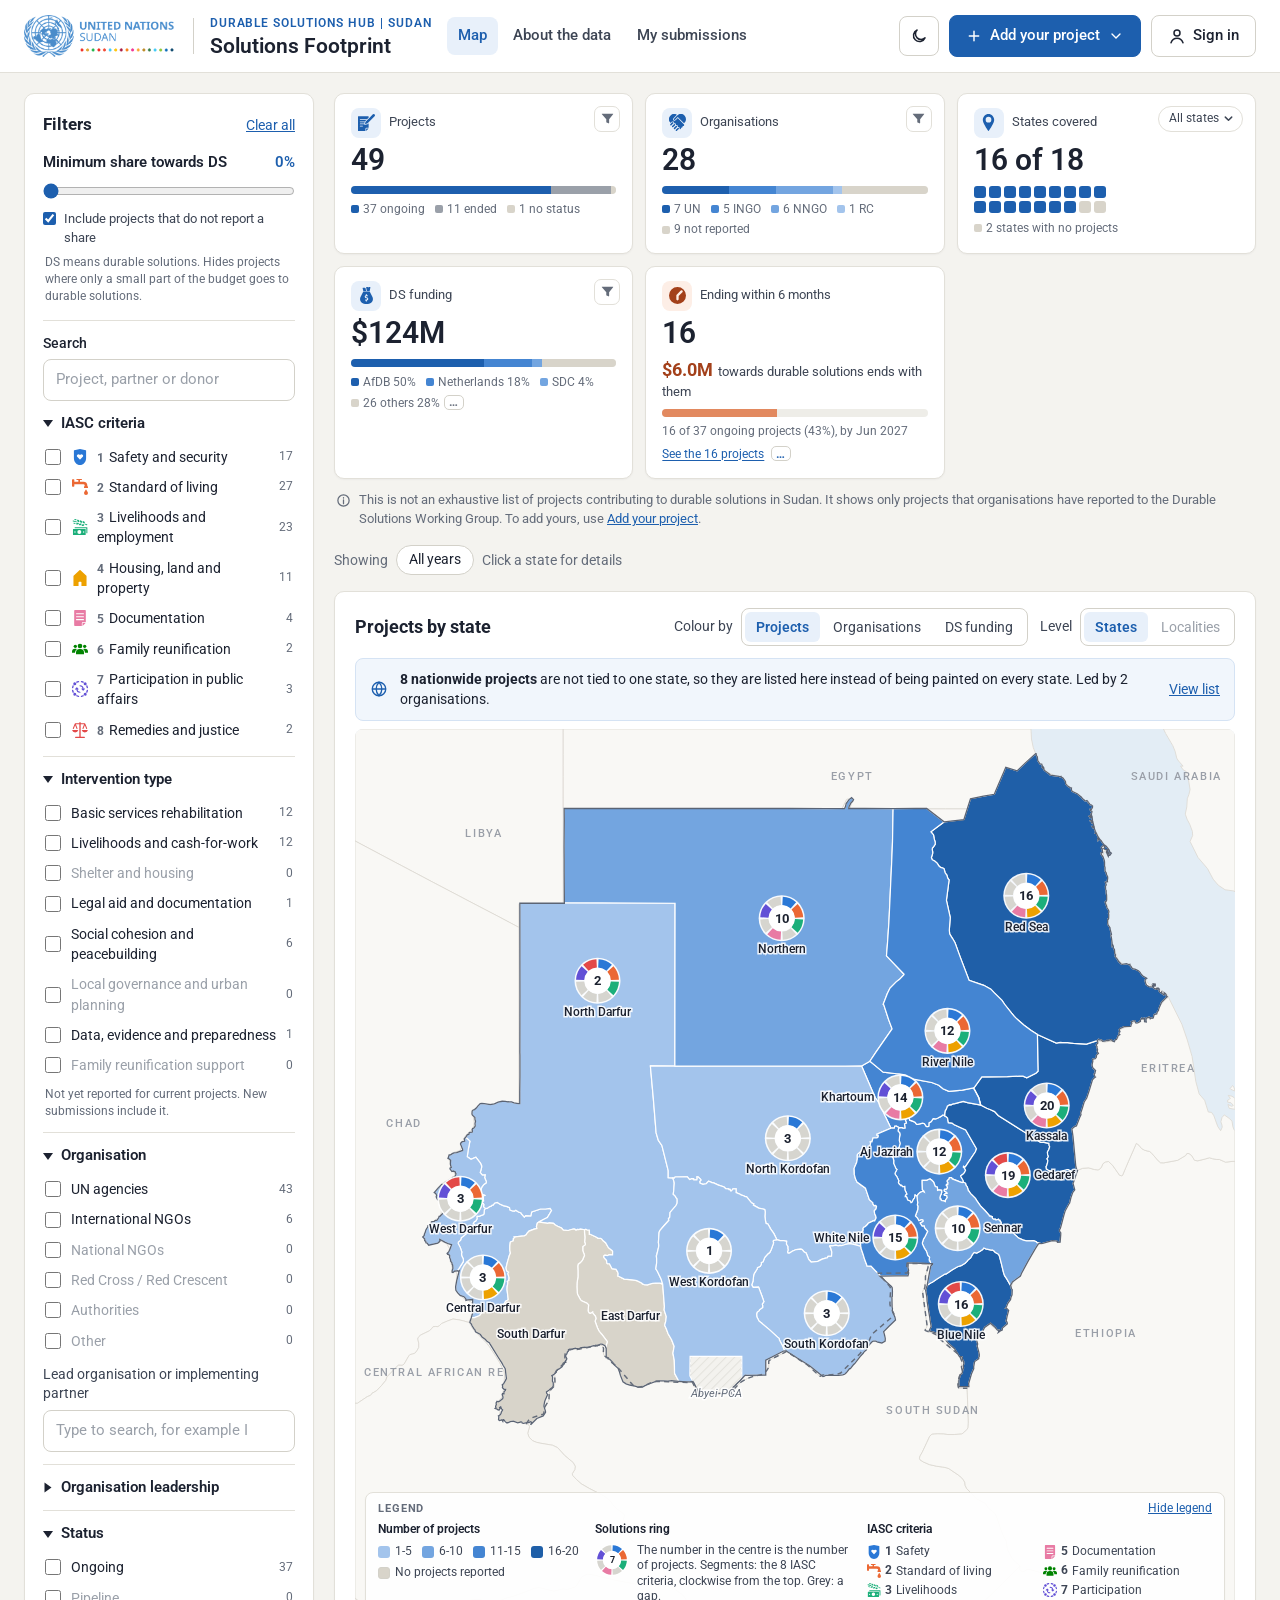
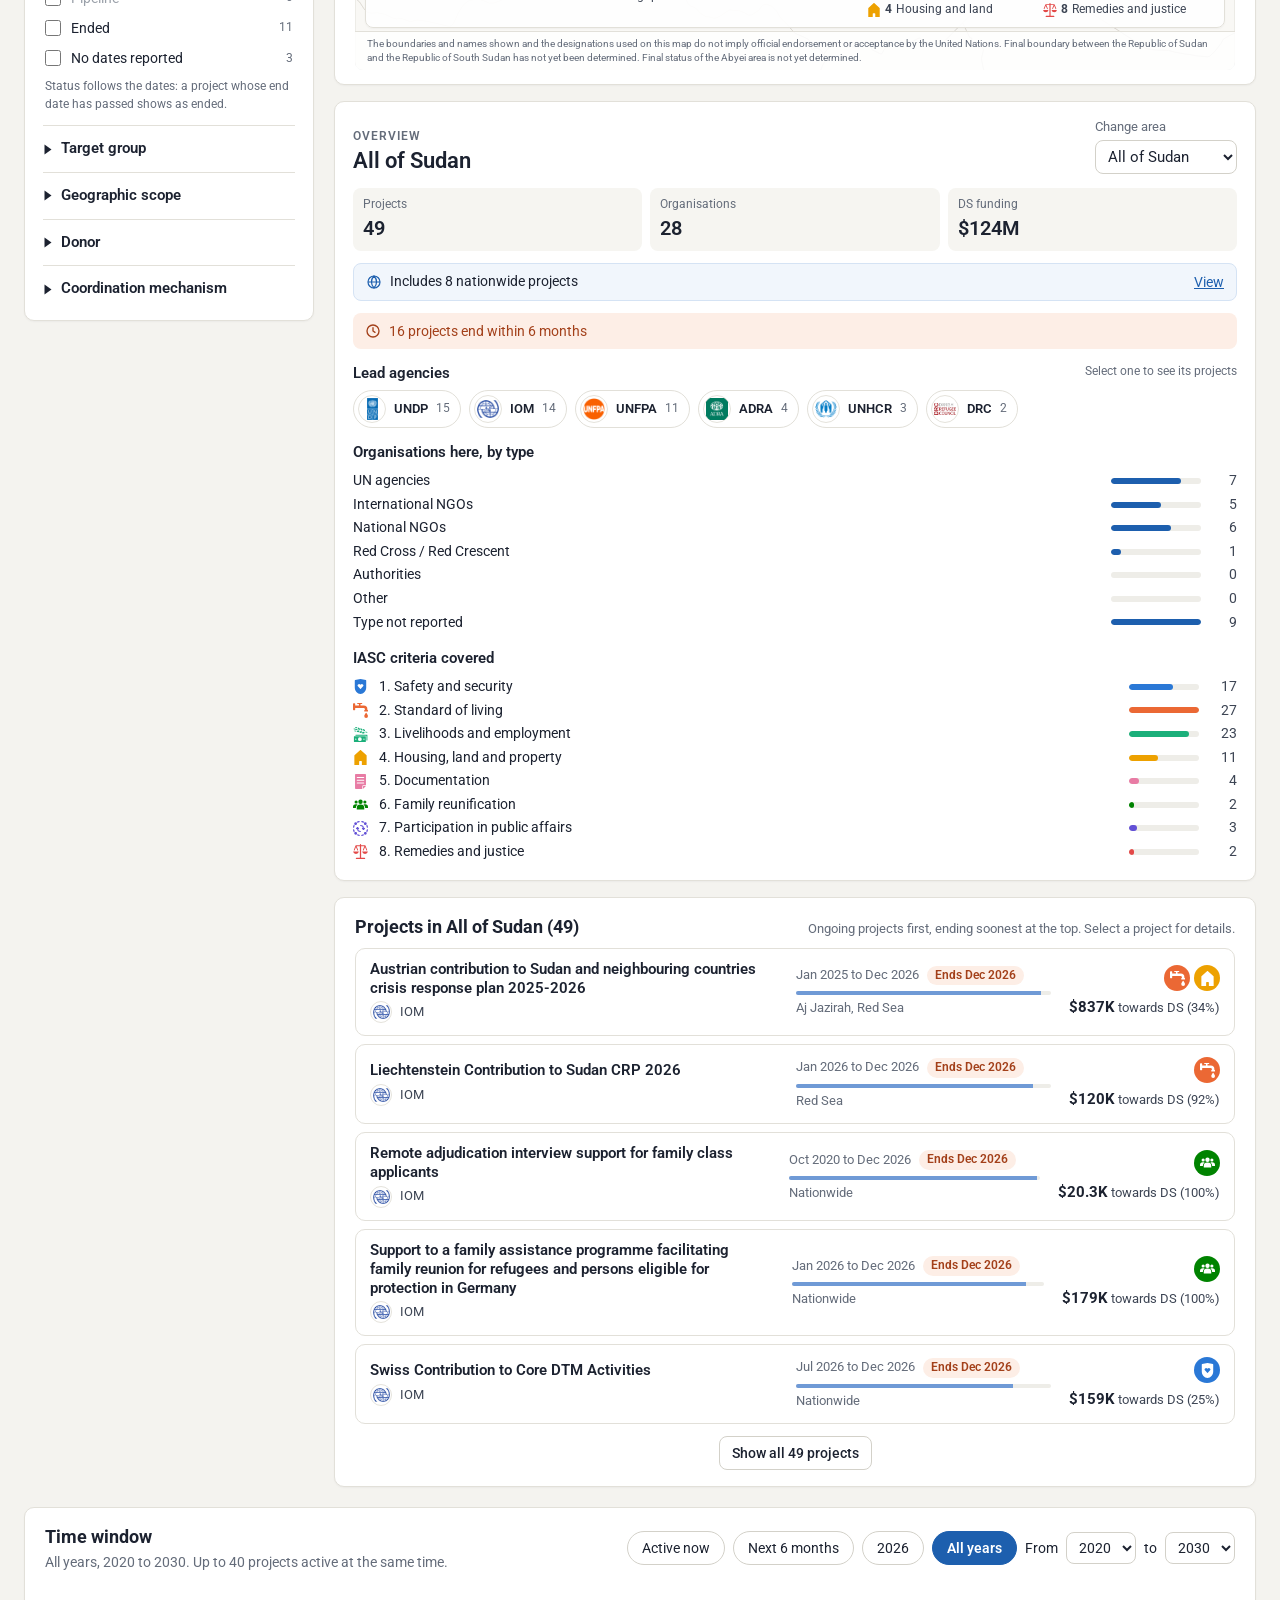
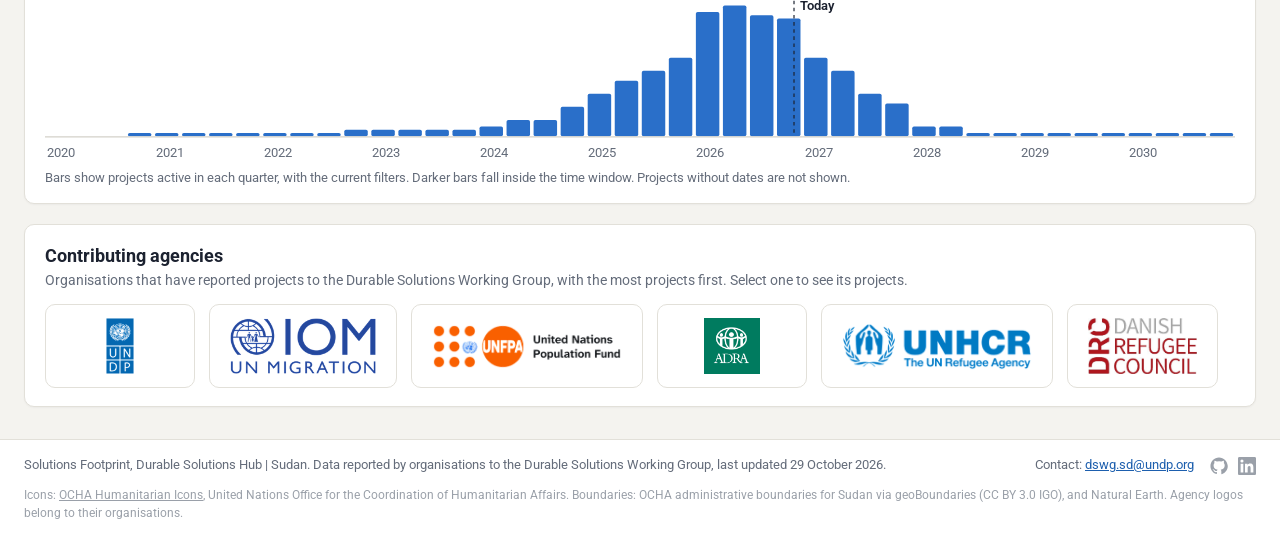
<file: index.html>
<!doctype html>
<html lang="en">
<head>
  <meta charset="utf-8">
  <meta name="viewport" content="width=device-width, initial-scale=1">
  <title>Durable Solutions Hub</title>
  <meta name="robots" content="noindex">
  <script>
    // Durable Solutions Hub: for now every address opens the Sudan mapping
    (function () {
      var base = /github\.io$/.test(location.hostname) ? "/durablesolutionshub" : "";
      location.replace(base + "/sudan/mapping/" + location.hash);
    })();
  </script>
  <meta http-equiv="refresh" content="0; url=/sudan/mapping/">
  <style>body{font-family:Roboto,system-ui,sans-serif;margin:40px;color:#1c2230}a{color:#1d5fae}</style>
</head>
<body>
  <p>Opening the <a href="/sudan/mapping/">Solutions Footprint for Sudan</a>.</p>
</body>
</html>
</file>
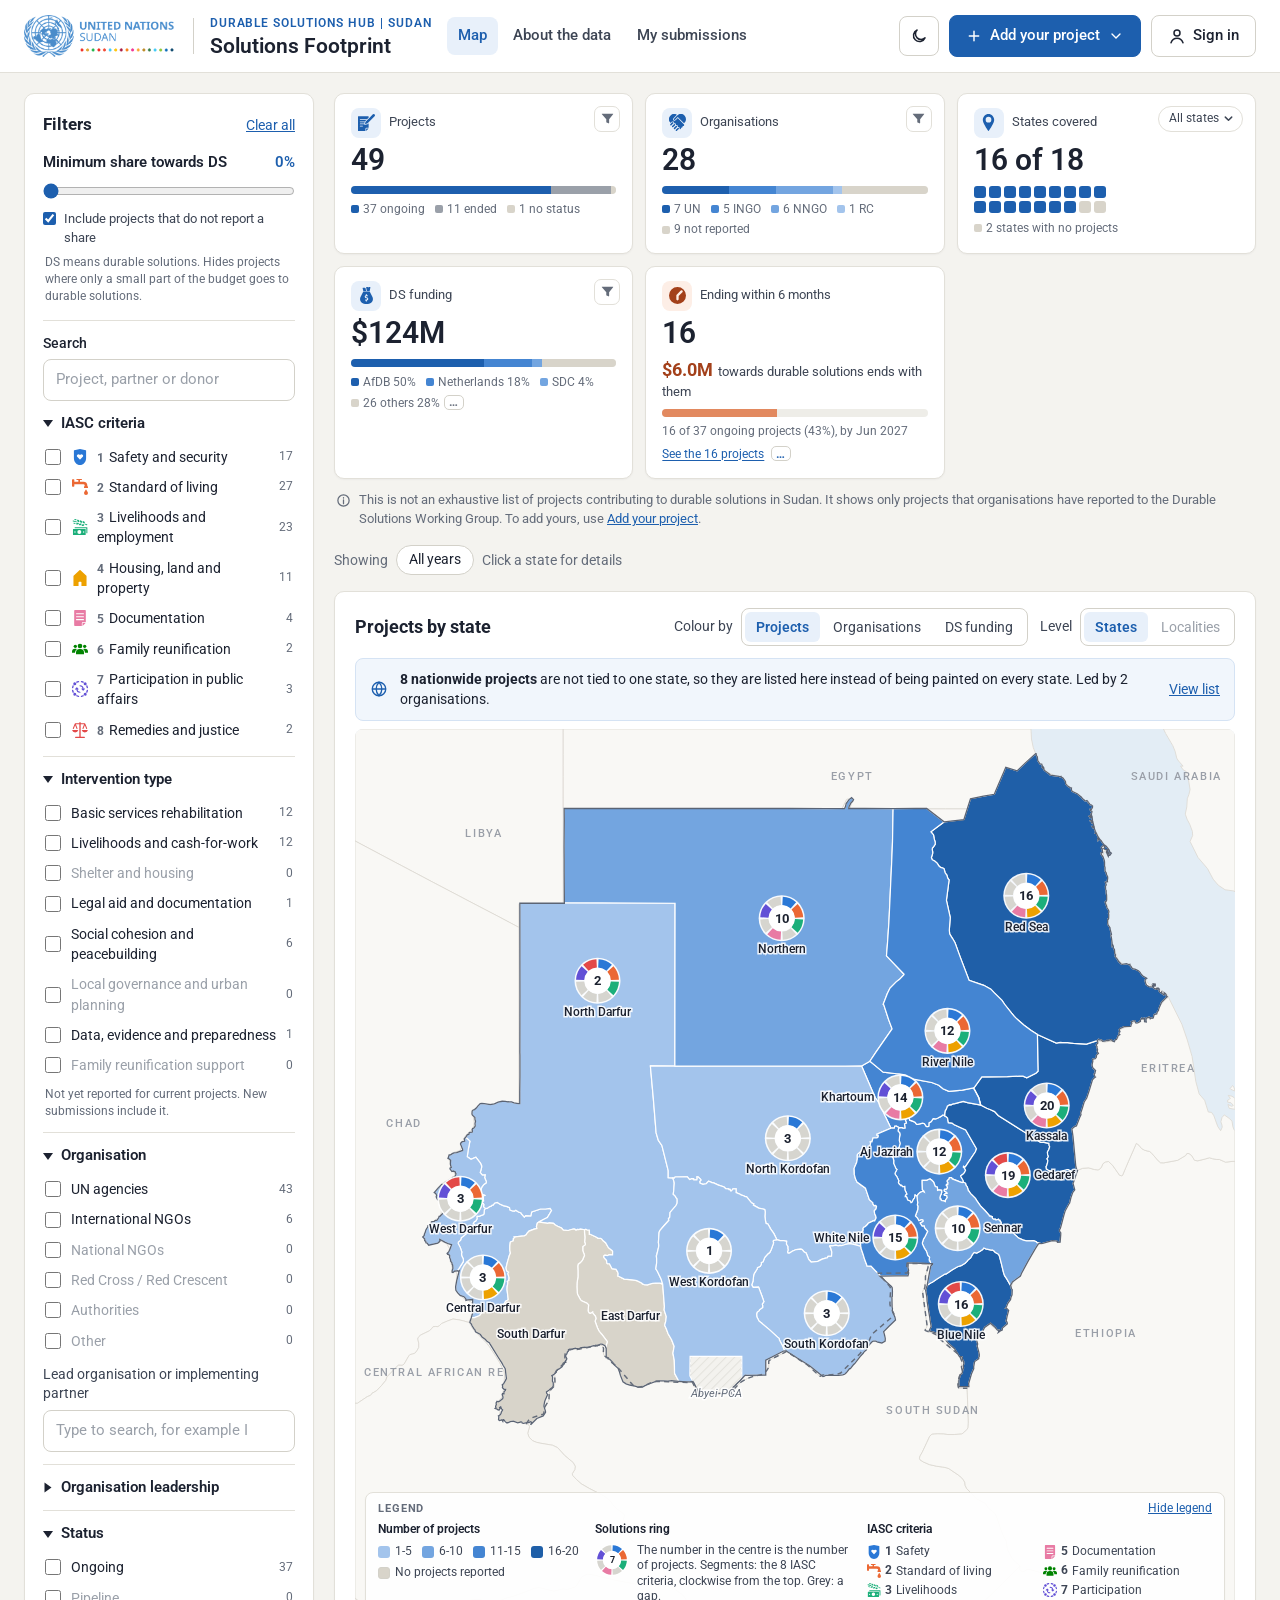
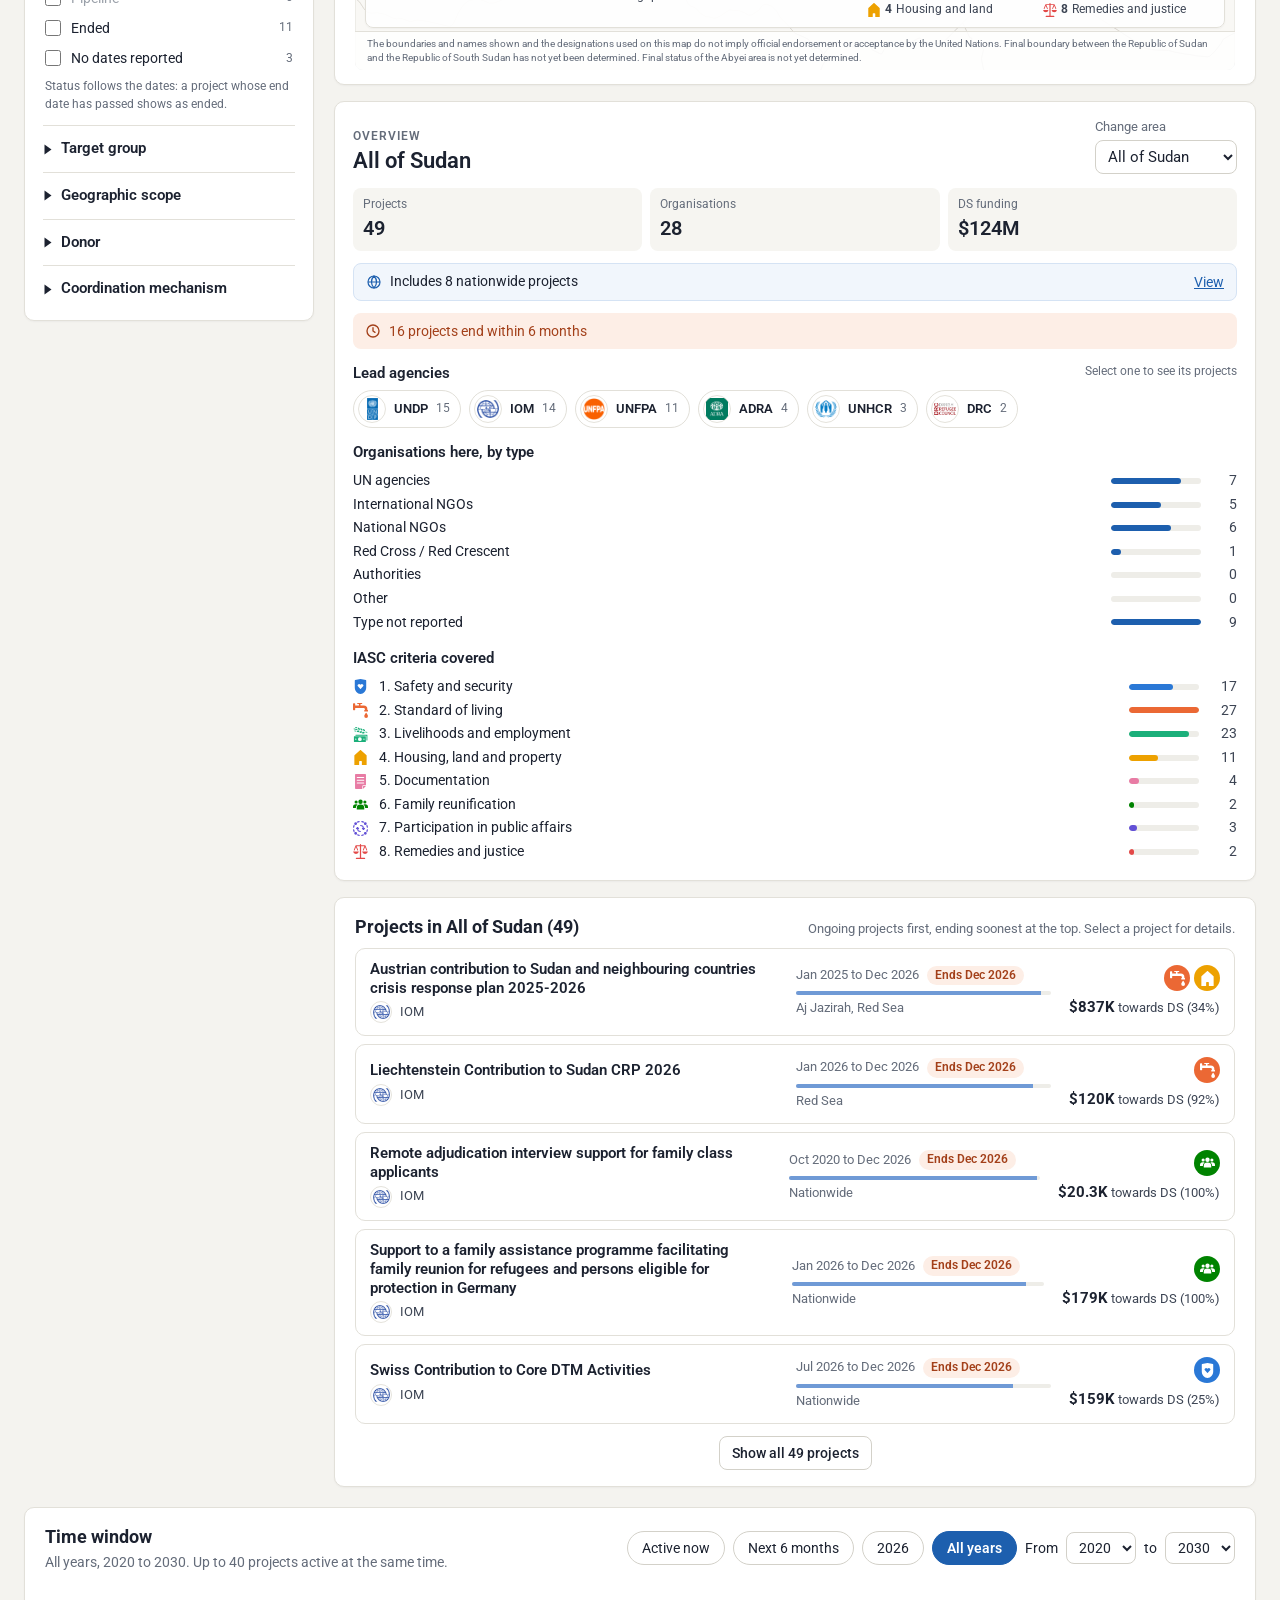
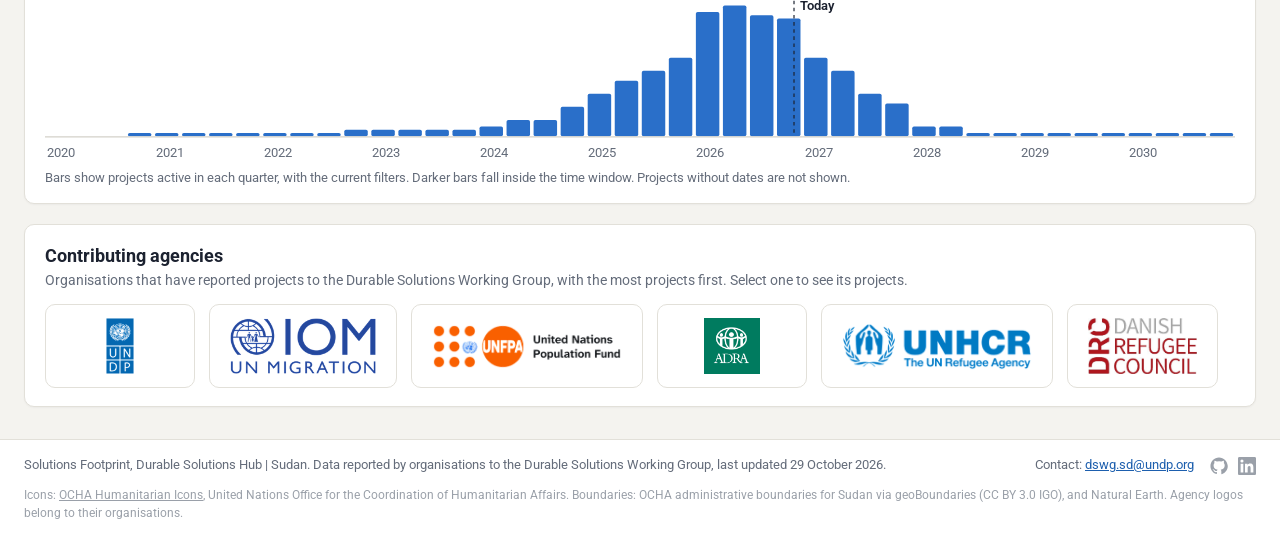
<file: sudan/index.html>
<!doctype html>
<html lang="en">
<head>
  <meta charset="utf-8">
  <meta name="viewport" content="width=device-width, initial-scale=1">
  <title>Durable Solutions Hub | Sudan</title>
  <meta name="robots" content="noindex">
  <script>
    // Durable Solutions Hub: for now every address opens the Sudan mapping
    (function () {
      var base = /github\.io$/.test(location.hostname) ? "/durablesolutionshub" : "";
      location.replace(base + "/sudan/mapping/" + location.hash);
    })();
  </script>
  <meta http-equiv="refresh" content="0; url=/sudan/mapping/">
  <style>body{font-family:Roboto,system-ui,sans-serif;margin:40px;color:#1c2230}a{color:#1d5fae}</style>
</head>
<body>
  <p>Opening the <a href="/sudan/mapping/">Solutions Footprint for Sudan</a>.</p>
</body>
</html>
</file>
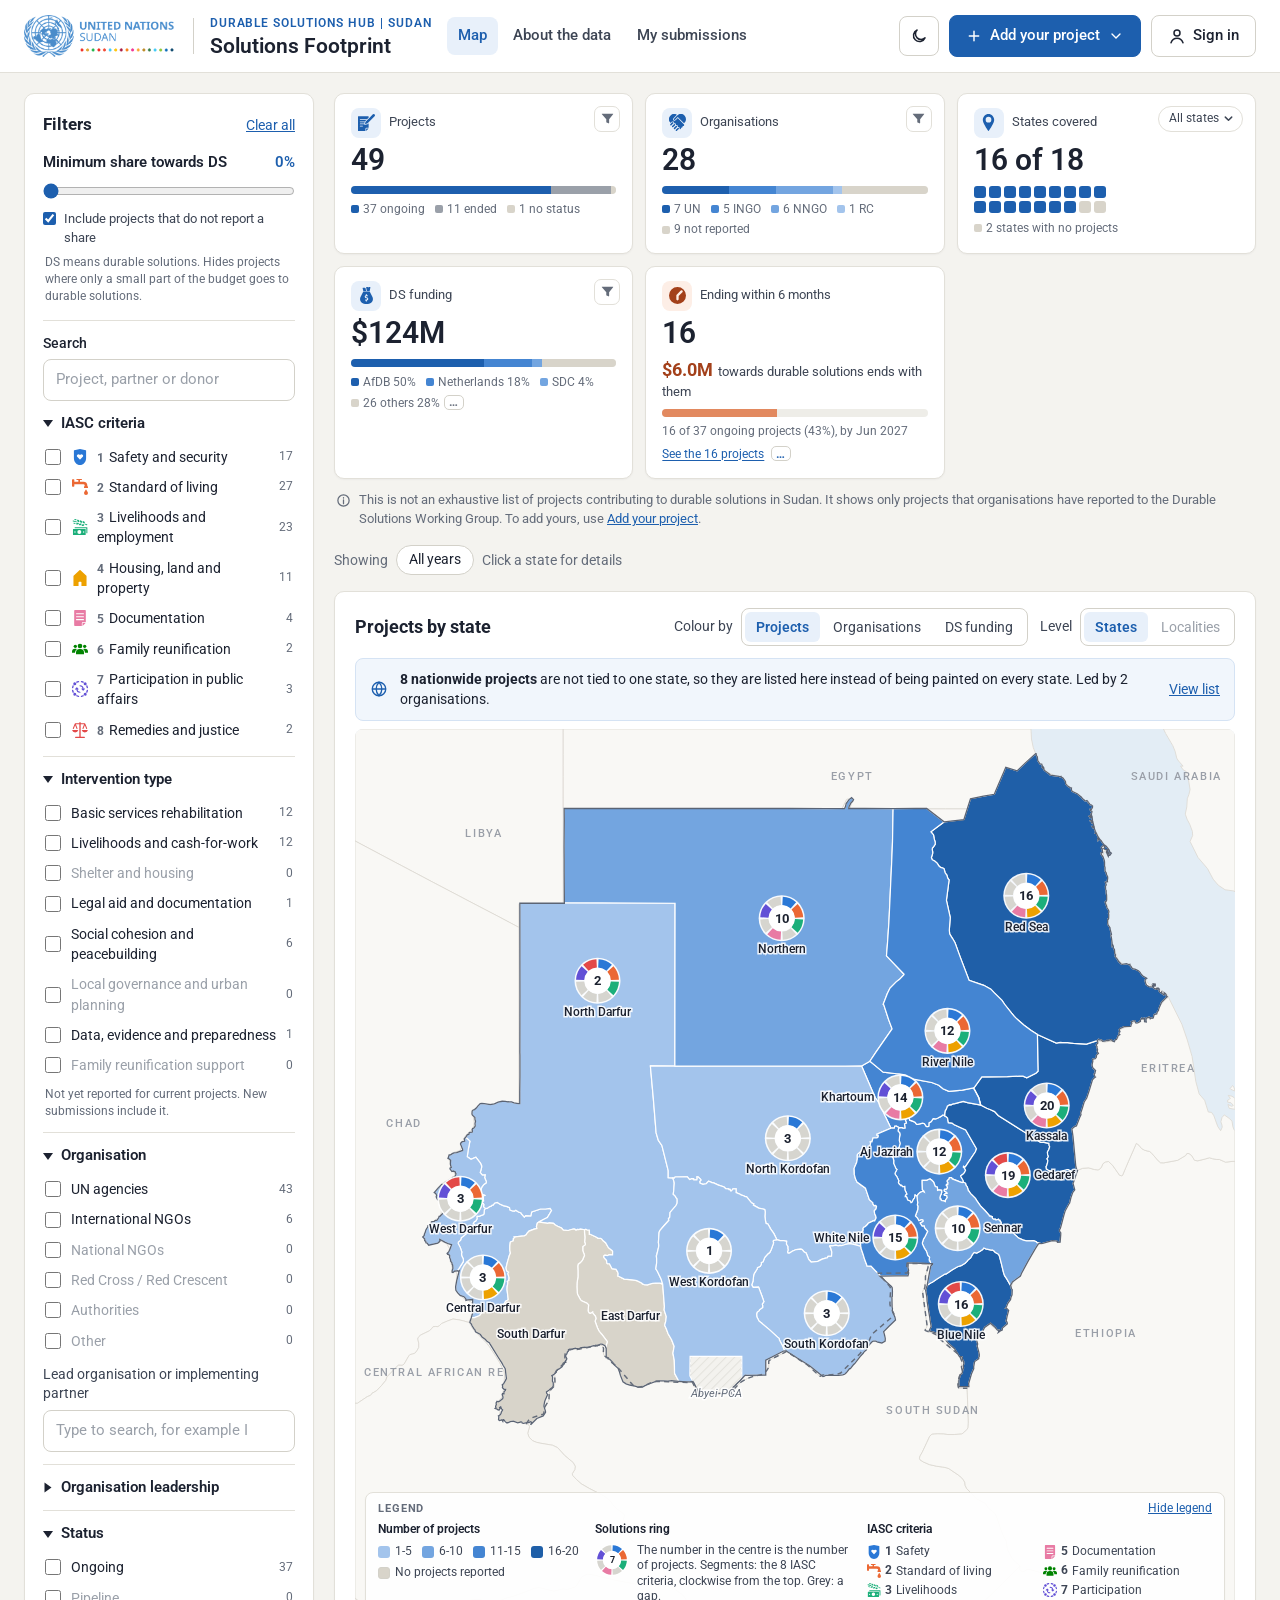
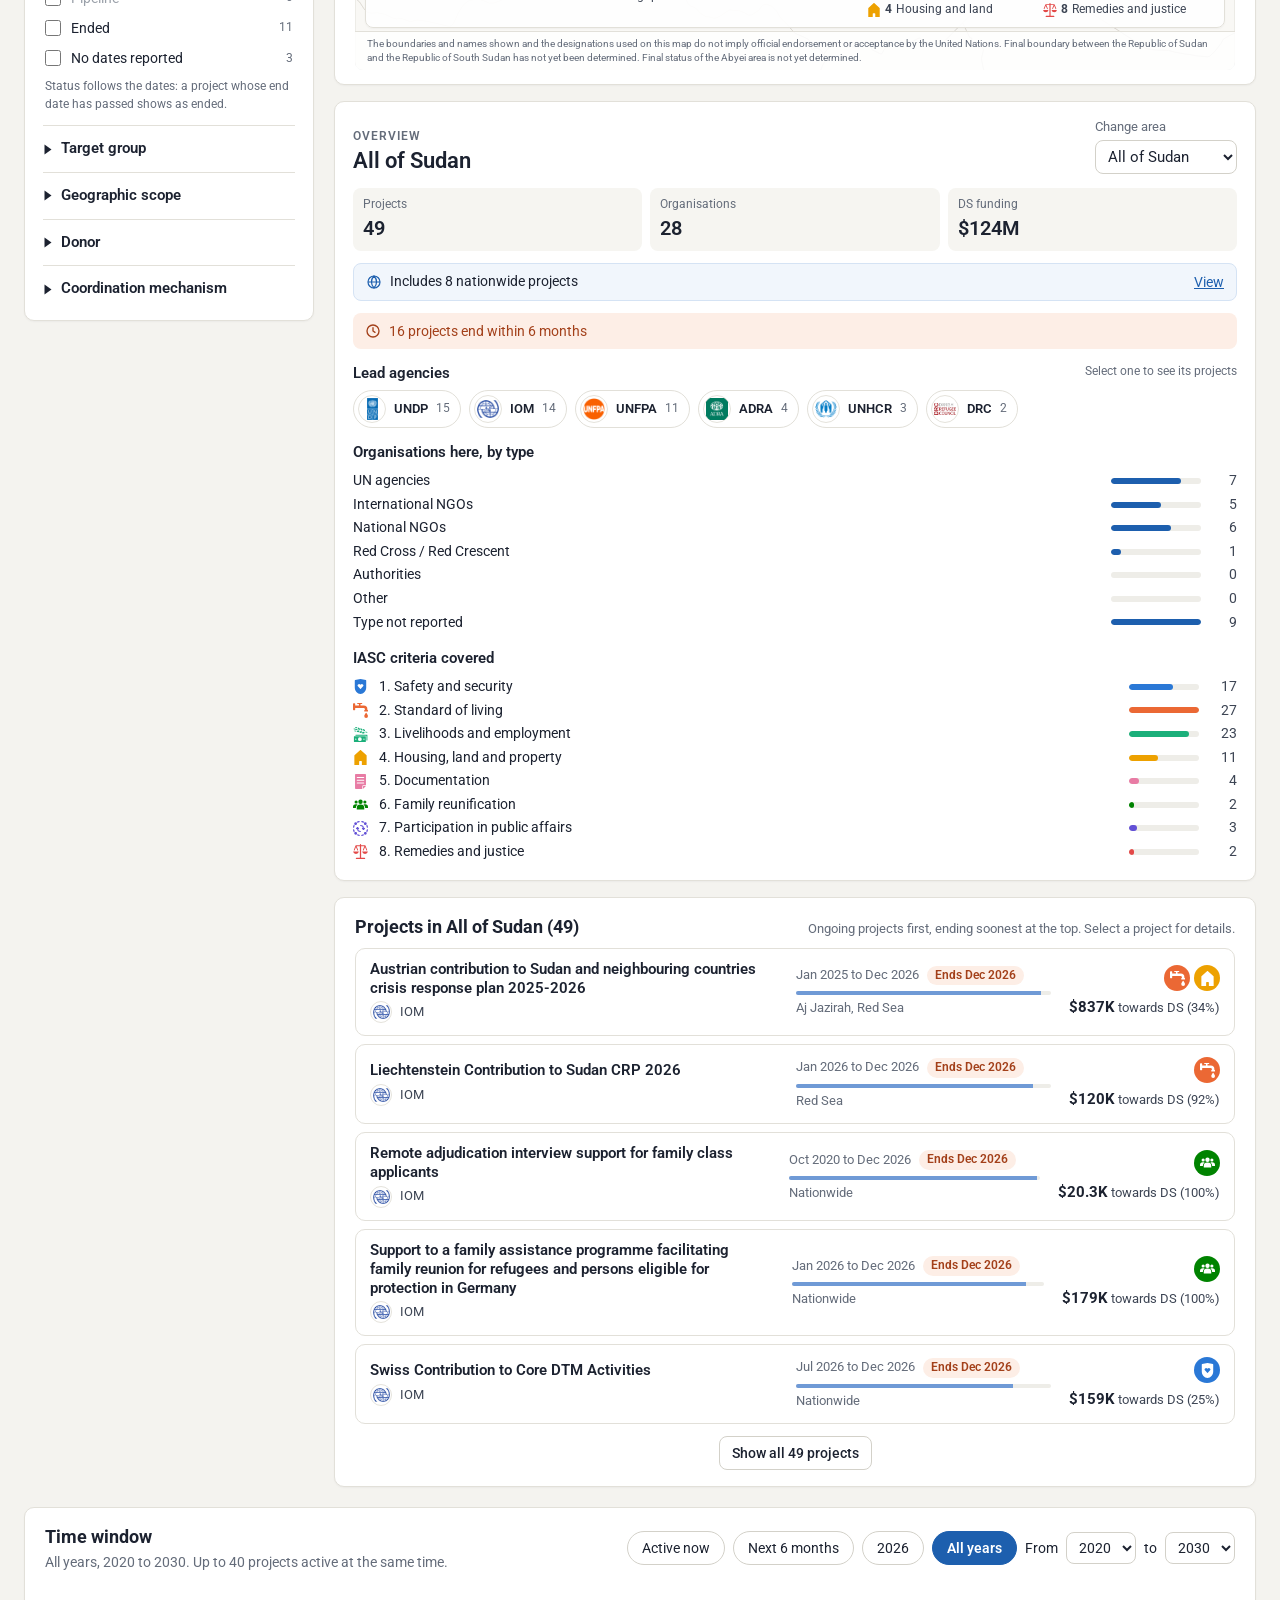
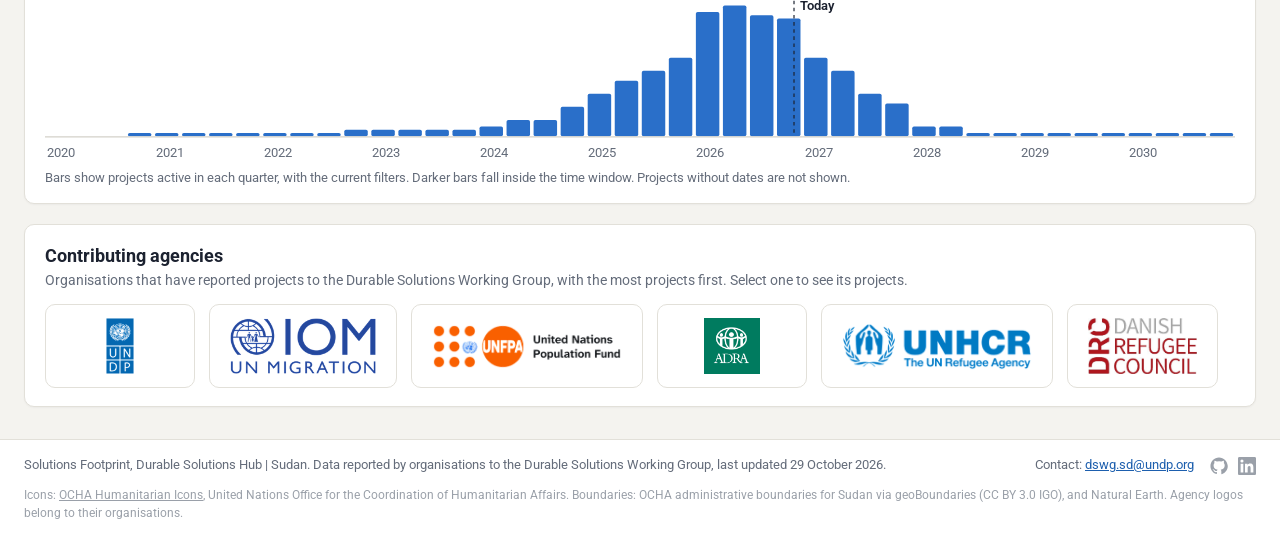
<file: sudan/mapping/index.html>
<!doctype html>
<html lang="en">
<head>
  <meta charset="utf-8">
  <meta name="viewport" content="width=device-width, initial-scale=1">
  <title>Solutions Footprint | Durable Solutions Hub | Sudan</title>
  <meta name="description" content="A public map of projects that contribute to durable solutions in Sudan, against the eight IASC criteria, reported to the Durable Solutions Working Group.">
  <script>try{var t=localStorage.getItem("sf-theme")}catch(e){}document.documentElement.dataset.theme=t||(matchMedia("(prefers-color-scheme: dark)").matches?"dark":"light");</script>
  <link rel="preconnect" href="https://fonts.googleapis.com">
  <link rel="preconnect" href="https://fonts.gstatic.com" crossorigin>
  <link href="https://fonts.googleapis.com/css2?family=Roboto:wght@400;500;700&display=swap" rel="stylesheet">
  <link rel="stylesheet" href="assets/css/style.css?v=20261029">
  <link rel="icon" href="assets/img/favicon.svg" type="image/svg+xml">
</head>
<body>
  <header id="site-header"></header>

  <main class="page" id="main">
    <!-- Filters -->
    <aside class="card filters" aria-label="Filters">
      <div class="filters-head">
        <h2>Filters</h2>
        <button type="button" class="link-btn" id="clear-all">Clear all</button>
      </div>
      <div class="filter-block">
        <div class="share-row"><label for="f-share">Minimum share towards DS</label><output id="f-share-out" for="f-share">0%</output></div>
        <input type="range" id="f-share" min="0" max="100" step="5" value="0" aria-describedby="f-share-note">
        <label class="check-line"><input type="checkbox" id="f-share-unreported" checked> Include projects that do not report a share</label>
        <p class="group-note" id="f-share-note">DS means durable solutions. Hides projects where only a small part of the budget goes to durable solutions.</p>
      </div>
      <label class="field-label" for="f-search">Search</label>
      <input class="input" id="f-search" type="search" placeholder="Project, partner or donor" autocomplete="off">
      <div id="filter-groups"></div>
    </aside>

    <div class="content">
      <section class="kpis" id="kpis" aria-label="Summary figures"></section>
      <p class="note-line" id="not-exhaustive"></p>

      <div class="showing-row">
        <div class="showing" id="showing" aria-live="polite"></div>
      </div>

      <div class="map-row">
        <div class="map-col">
        <section class="card map-card" aria-labelledby="map-title">
          <div class="map-toolbar">
            <h2 id="map-title">Projects by state</h2>
            <div class="tool">
              <span class="toolbar-label" id="colour-label">Colour by</span>
              <div class="seg" role="group" aria-labelledby="colour-label" id="colour-by">
                <button type="button" data-v="projects" aria-pressed="true">Projects</button>
                <button type="button" data-v="orgs" aria-pressed="false">Organisations</button>
                <button type="button" data-v="funding" aria-pressed="false">DS funding</button>
              </div>
            </div>
            <div class="tool">
              <span class="toolbar-label" id="level-label">Level</span>
              <div class="seg" role="group" aria-labelledby="level-label">
                <button type="button" aria-pressed="true">States</button>
                <button type="button" disabled title="Available once projects report their localities">Localities</button>
              </div>
            </div>
          </div>

          <div class="nationwide-band" id="nationwide-band"></div>

          <div class="map-wrap" id="map-wrap">
            <button type="button" class="btn btn-sm map-back" id="map-back" hidden></button>
            <svg class="map-svg" id="map" role="group" aria-label="Map of Sudan by state"></svg>
            <div class="map-tip" id="map-tip" hidden></div>
            <div class="map-legend" id="map-legend">
              <div class="legend-top">
                <span class="legend-head">Legend</span>
                <button type="button" class="link-btn" id="legend-toggle" aria-expanded="true" aria-controls="legend-body">Hide legend</button>
              </div>
              <div id="legend-body">
                <div class="legend-row">
                  <span class="legend-title" id="legend-title">Number of projects</span>
                  <span class="legend-bins" id="legend-bins"></span>
                </div>
                <div class="legend-row">
                  <span class="legend-title">Solutions ring</span>
                  <span class="legend-ring">
                    <svg viewBox="-24 -24 48 48" width="34" height="34" id="ring-sample" class="ring-svg" aria-hidden="true"></svg>
                    <span>The number in the centre is the number of projects. Segments: the 8 IASC criteria, clockwise from the top. Grey: a gap.</span>
                  </span>
                </div>
                <div class="legend-row">
                  <span class="legend-title">IASC criteria</span>
                  <span class="crit-keys" id="crit-keys"></span>
                </div>
              </div>
            </div>
            <div class="map-disclaimer" id="map-disclaimer">The boundaries and names shown and the designations used on this map do not imply official endorsement or acceptance by the United Nations. Final boundary between the Republic of Sudan and the Republic of South Sudan has not yet been determined. Final status of the Abyei area is not yet determined.</div>
          </div>

        </section>

        </div>

        <aside class="card state-panel" id="state-panel" aria-live="polite" aria-label="Selected area"></aside>
      </div>

      <section class="card list-card" aria-labelledby="list-title">
        <div class="list-head"><h2 id="list-title">Projects</h2><small>Ongoing projects first, ending soonest at the top. Select a project for details.</small></div>
        <div id="proj-list"></div>
      </section>

    </div>

    <section class="card time-card full-row" aria-labelledby="time-title">
      <div class="time-head">
        <div>
          <h2 id="time-title">Time window</h2>
          <p id="time-sub"></p>
        </div>
        <div class="time-controls" role="group" aria-label="Time window">
          <button type="button" class="pill" data-t="now" aria-pressed="false">Active now</button>
          <button type="button" class="pill" data-t="next6" aria-pressed="false">Next 6 months</button>
          <button type="button" class="pill" data-t="year" aria-pressed="false" id="t-year"></button>
          <button type="button" class="pill" data-t="all" aria-pressed="true">All years</button>
          <label for="t-from">From</label>
          <select id="t-from"></select>
          <label for="t-to">to</label>
          <select id="t-to"></select>
          <button type="button" class="link-btn clear-link" id="t-clear" hidden>Clear all</button>
        </div>
      </div>
      <svg class="time-chart" id="time-chart" role="img" aria-label="Projects active in each quarter"></svg>
      <p class="time-note">Bars show projects active in each quarter, with the current filters. Darker bars fall inside the time window. Projects without dates are not shown.</p>
    </section>

    <section class="card agencies-card full-row" aria-labelledby="agencies-title">
      <div class="agencies-head">
        <div>
          <h2 id="agencies-title">Contributing agencies</h2>
          <p>Organisations that have reported projects to the Durable Solutions Working Group, with the most projects first. Select one to see its projects.</p>
        </div>
      </div>
      <div class="logo-strip" id="logo-strip"></div>
    </section>
  </main>

  <dialog class="modal" id="detail" aria-labelledby="detail-title"></dialog>
  <dialog class="modal" id="agency" aria-labelledby="agency-title"></dialog>
  <dialog class="modal modal-donors" id="donors" aria-labelledby="donors-title"></dialog>

  <footer id="site-footer"></footer>

  <script src="assets/js/common.js?v=20261029"></script>
  <script src="assets/js/icons.js?v=20261029"></script>
  <script src="assets/js/render.js?v=20261029"></script>
  <script src="assets/js/app.js?v=20261029"></script>
</body>
</html>
</file>
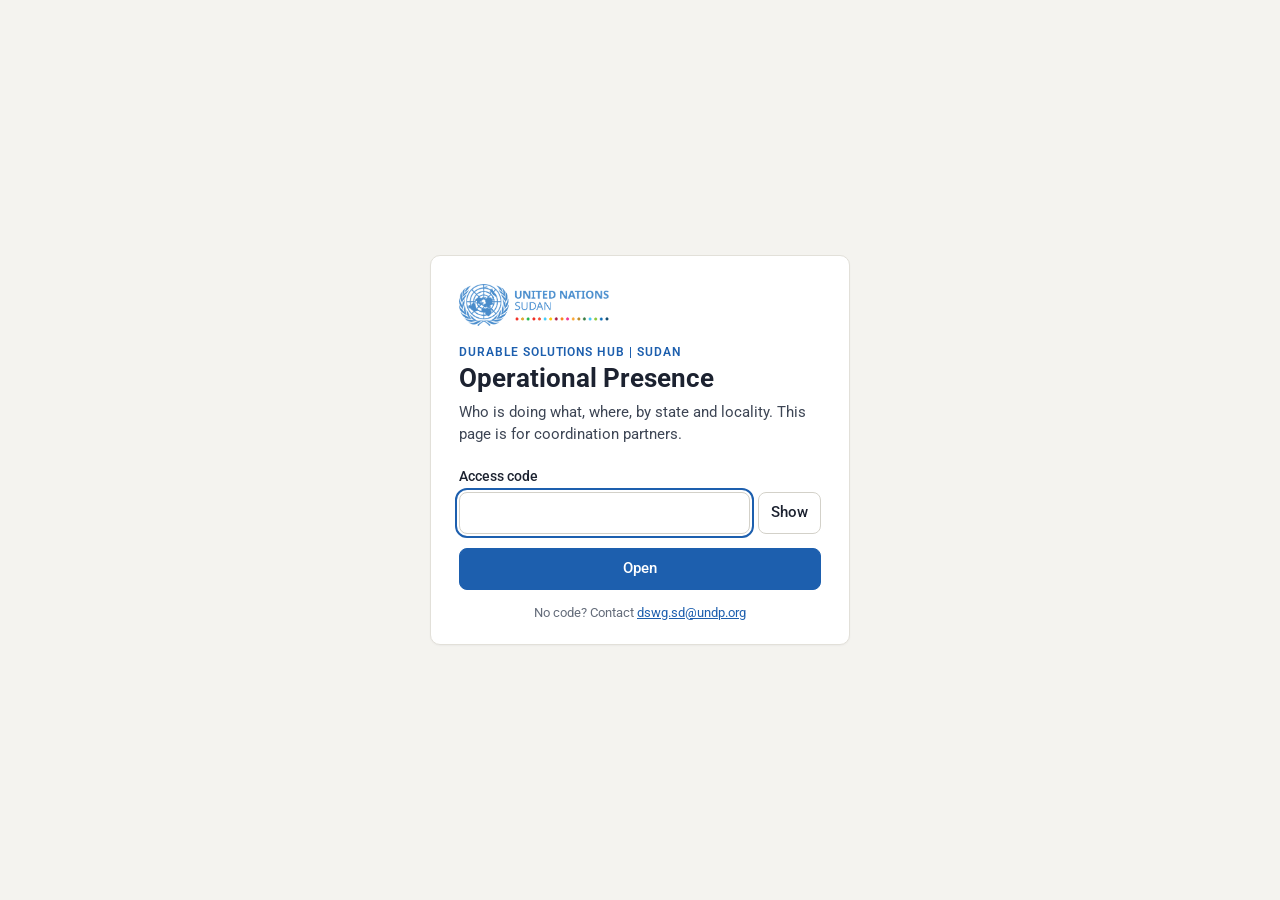
<file: sudan/presence/index.html>
<!doctype html>
<html lang="en">
<head>
  <meta charset="utf-8">
  <meta name="viewport" content="width=device-width, initial-scale=1">
  <title>Operational Presence | Durable Solutions Hub | Sudan</title>
  <meta name="robots" content="noindex, nofollow">
  <meta name="description" content="Who is doing what, where in Sudan: humanitarian operational presence by state and locality, for coordination partners.">
  <script>try{var t=localStorage.getItem("sf-theme")}catch(e){}document.documentElement.dataset.theme=t||(matchMedia("(prefers-color-scheme: dark)").matches?"dark":"light");</script>
  <link rel="preconnect" href="https://fonts.googleapis.com">
  <link rel="preconnect" href="https://fonts.gstatic.com" crossorigin>
  <link href="https://fonts.googleapis.com/css2?family=Roboto:wght@400;500;700&display=swap" rel="stylesheet">
  <link rel="stylesheet" href="../mapping/assets/css/style.css?v=20261029a">
  <link rel="stylesheet" href="assets/presence.css?v=20261029b">
  <link rel="icon" href="../mapping/assets/img/favicon.svg" type="image/svg+xml">
</head>
<body class="op">
  <!-- Access code: the data on this page is stored encrypted and opens only with the code -->
  <main class="op-gate" id="gate">
    <form class="card op-gate-card" id="gate-form" autocomplete="on">
      <img class="op-gate-logo" src="../mapping/assets/img/un-sudan-logo.png" alt="United Nations Sudan" width="153" height="42">
      <p class="brand-kicker">Durable Solutions Hub | Sudan</p>
      <h1>Operational Presence</h1>
      <p class="op-gate-lead">Who is doing what, where, by state and locality. This page is for coordination partners.</p>
      <label class="field-label" for="gate-code">Access code</label>
      <div class="op-gate-row">
        <input class="input" id="gate-code" name="password" type="password" autocomplete="current-password" required spellcheck="false" autocapitalize="off">
        <button type="button" class="btn op-show" id="gate-show" aria-pressed="false">Show</button>
      </div>
      <p class="op-gate-err" id="gate-err" role="alert" hidden></p>
      <button type="submit" class="btn btn-primary op-gate-go" id="gate-go">Open</button>
      <p class="op-gate-help">No code? Contact <a href="mailto:dswg.sd@undp.org">dswg.sd@undp.org</a></p>
    </form>
  </main>

  <div id="app" hidden>
    <header class="site-header">
      <div class="header-inner">
        <a class="brand" href="./" aria-label="Operational Presence">
          <img class="brand-logo" src="../mapping/assets/img/un-sudan-logo.png" alt="United Nations Sudan" width="153" height="42">
          <span class="brand-divider" aria-hidden="true"></span>
          <span>
            <span class="brand-kicker">Durable Solutions Hub | Sudan</span><br>
            <span class="brand-title">Operational Presence</span>
          </span>
        </a>
        <div class="header-actions">
          <a class="btn" href="../mapping/">Solutions Footprint</a>
          <button type="button" class="btn icon-toggle" id="theme-btn"></button>
          <button type="button" class="btn" id="lock-btn">Lock</button>
        </div>
      </div>
    </header>

    <main class="page" id="main">
      <aside class="card filters" aria-label="Filters">
        <div class="filters-head">
          <h2>Filters</h2>
          <button type="button" class="link-btn" id="clear-all">Clear all</button>
        </div>
        <div class="filter-block">
          <label class="field-label" for="f-month">Month</label>
          <select class="input" id="f-month"></select>
        </div>
        <div class="filter-block">
          <label class="field-label" for="f-org">Organisation</label>
          <select class="input" id="f-org"></select>
        </div>
        <details class="filter-group" open>
          <summary>Cluster</summary>
          <div class="options" id="f-clusters"></div>
        </details>
        <details class="filter-group" open>
          <summary>Organisation type</summary>
          <div class="options" id="f-types"></div>
        </details>
      </aside>

      <div class="content">
        <section class="kpis" id="kpis" aria-label="Summary figures"></section>
        <p class="note-line" id="note-line"></p>

        <div class="showing-row">
          <div class="showing" id="showing" aria-live="polite"></div>
        </div>

        <div class="map-row">
          <section class="card map-card" aria-labelledby="map-title">
            <div class="map-toolbar">
              <h2 id="map-title">Organisations by state</h2>
              <div class="tool">
                <span class="toolbar-label" id="level-label">Level</span>
                <div class="seg" role="group" aria-labelledby="level-label" id="level">
                  <button type="button" data-v="states" aria-pressed="true">States</button>
                  <button type="button" data-v="localities" aria-pressed="false">Localities</button>
                </div>
              </div>
              <label class="op-switch"><input type="checkbox" id="ds-toggle" checked> <span>Ongoing projects</span></label>
            </div>

            <div class="map-wrap" id="map-wrap">
              <button type="button" class="btn btn-sm map-back" id="map-back" hidden></button>
              <svg class="map-svg op-map" id="map" role="group" aria-label="Map of Sudan"></svg>
              <div class="map-tip" id="map-tip" hidden></div>
              <div class="map-legend" id="map-legend">
                <div class="legend-top">
                  <span class="legend-head">Legend</span>
                  <button type="button" class="link-btn" id="legend-toggle" aria-expanded="true" aria-controls="op-legend-body">Hide legend</button>
                </div>
                <div id="op-legend-body" class="op-legend-body">
                  <div class="legend-row">
                    <span class="legend-title">Number of organisations</span>
                    <span class="legend-bins" id="legend-bins"></span>
                  </div>
                  <div class="legend-row op-legend-keys">
                    <span class="op-key"><svg viewBox="0 0 28 14" aria-hidden="true"><rect x="2" y="2" width="24" height="10" rx="2" class="op-key-adswg"/></svg>ADSWG state</span>
                    <span class="op-key" id="legend-ds" hidden><svg viewBox="0 0 16 16" aria-hidden="true"><circle cx="8" cy="8" r="7" class="op-key-ds"/></svg>Ongoing projects (Solutions Footprint)</span>
                  </div>
                </div>
              </div>
              <div class="map-disclaimer">The boundaries and names shown and the designations used on this map do not imply official endorsement or acceptance by the United Nations. Final boundary between the Republic of Sudan and the Republic of South Sudan has not yet been determined. Final status of the Abyei area is not yet determined.</div>
            </div>
          </section>

          <aside class="card state-panel" id="panel" aria-live="polite" aria-label="Selected area"></aside>
        </div>

        <section class="card op-card" aria-labelledby="trend-title">
          <div class="op-card-head">
            <h2 id="trend-title">Organisations reporting per month</h2>
            <small id="trend-sub"></small>
          </div>
          <div class="op-trend" id="trend"></div>
        </section>

        <section class="card op-card" aria-labelledby="orgs-title">
          <div class="op-card-head">
            <h2 id="orgs-title">Who is where</h2>
            <input class="input op-search" id="org-search" type="search" placeholder="Search organisations" autocomplete="off" aria-label="Search organisations">
          </div>
          <div class="op-table-wrap">
            <table class="op-table" id="org-table"></table>
          </div>
          <div class="op-more" id="org-more"></div>
        </section>

        <details class="card op-card op-about" id="about">
          <summary><h2>About the data</h2></summary>
          <div id="about-body"></div>
        </details>
      </div>
    </main>

    <footer class="site-footer">
      <div class="footer-inner">
        <span class="grow" id="footer-text">Operational Presence, Durable Solutions Hub | Sudan.</span>
        <span>Contact: <a href="mailto:dswg.sd@undp.org">dswg.sd@undp.org</a></span>
        <span class="social">
          <a href="https://github.com/mdfazlulkarim" target="_blank" rel="noopener" aria-label="GitHub" title="GitHub" id="gh-link"></a>
          <a href="https://www.linkedin.com/in/fazlulkarim/" target="_blank" rel="noopener" aria-label="LinkedIn" title="LinkedIn" id="li-link"></a>
        </span>
        <span class="footer-credits">Data: OCHA Sudan and humanitarian partners (3W). Boundaries: OCHA administrative boundaries for Sudan via geoBoundaries (CC BY 3.0 IGO), and Natural Earth.</span>
      </div>
    </footer>
  </div>

  <script src="../mapping/assets/js/common.js?v=20261029a"></script>
  <script src="assets/icons.js?v=20261029b"></script>
  <script src="assets/presence.js?v=20261029b"></script>
</body>
</html>
</file>
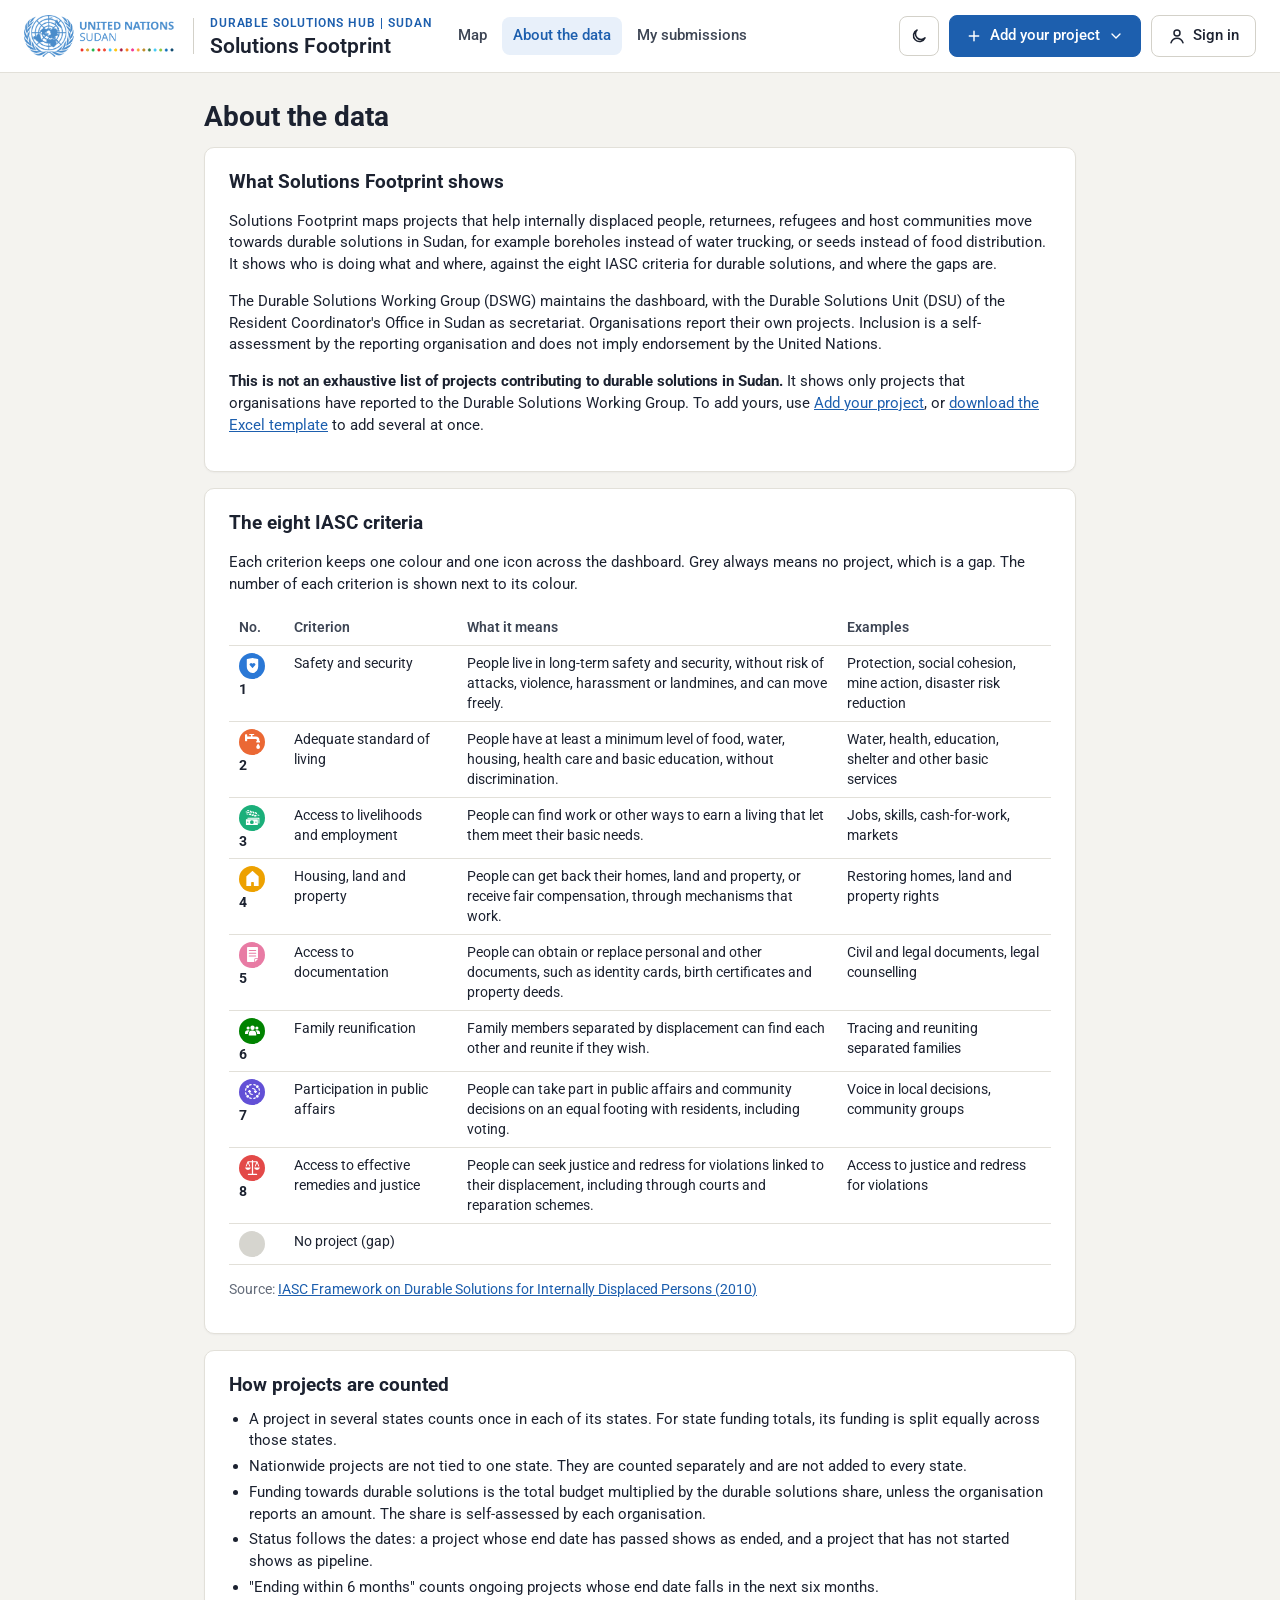
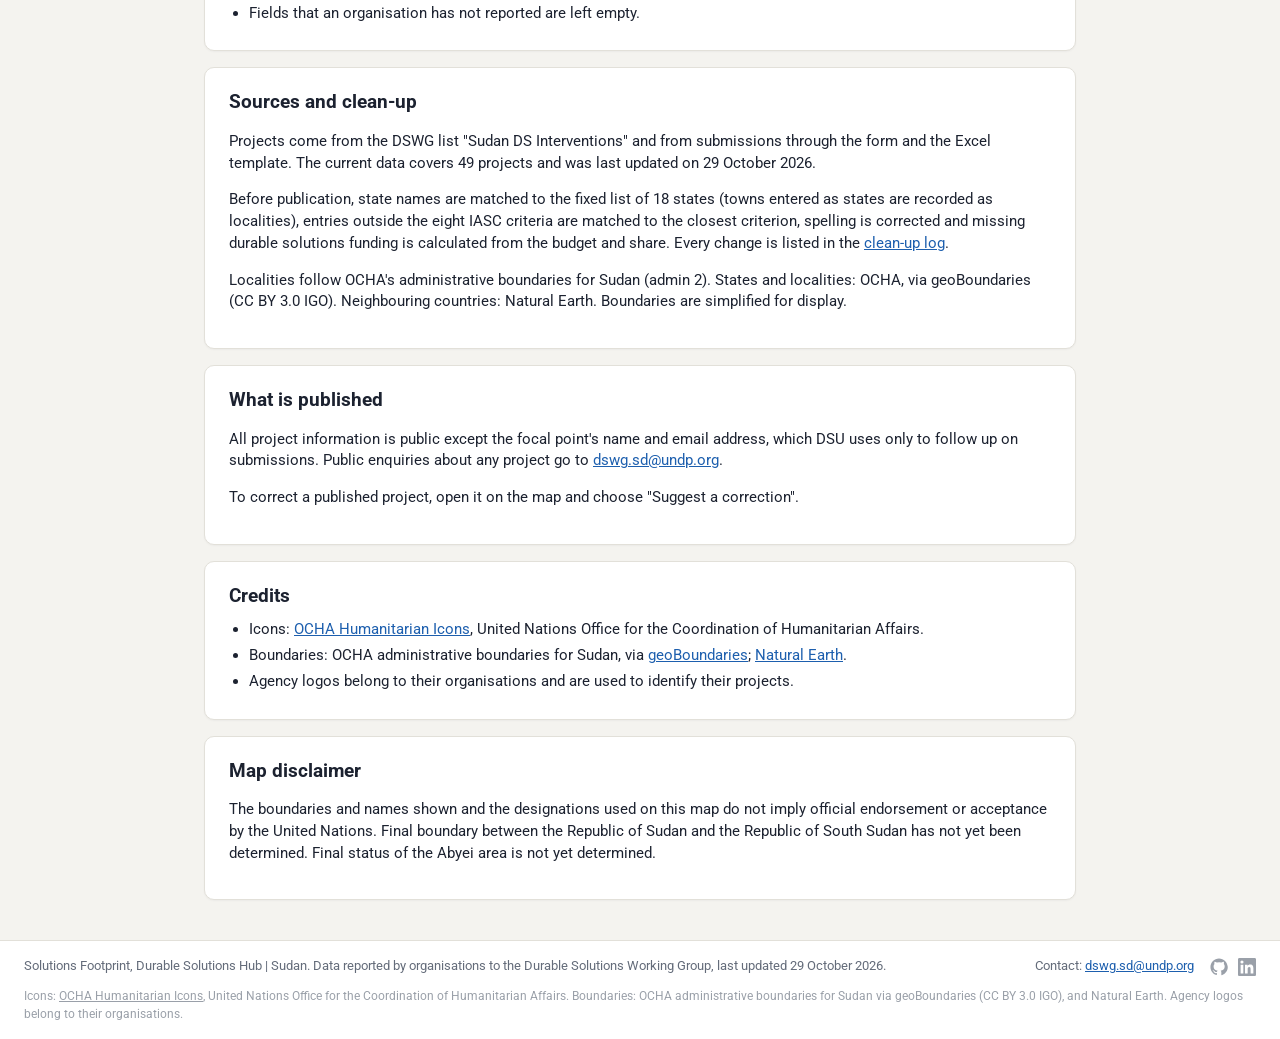
<file: sudan/mapping/about.html>
<!doctype html>
<html lang="en">
<head>
  <meta charset="utf-8">
  <meta name="viewport" content="width=device-width, initial-scale=1">
  <title>About the data | Solutions Footprint | Durable Solutions Hub | Sudan</title>
  <meta name="description" content="How the Solutions Footprint dashboard collects, cleans and counts projects that contribute to durable solutions in Sudan.">
  <script>try{var t=localStorage.getItem("sf-theme")}catch(e){}document.documentElement.dataset.theme=t||(matchMedia("(prefers-color-scheme: dark)").matches?"dark":"light");</script>
  <link rel="preconnect" href="https://fonts.googleapis.com">
  <link rel="preconnect" href="https://fonts.gstatic.com" crossorigin>
  <link href="https://fonts.googleapis.com/css2?family=Roboto:wght@400;500;700&display=swap" rel="stylesheet">
  <link rel="stylesheet" href="assets/css/style.css?v=20261029">
  <link rel="icon" href="assets/img/favicon.svg" type="image/svg+xml">
</head>
<body>
  <header id="site-header"></header>

  <main class="about" id="main">
    <h1>About the data</h1>

    <section class="card">
      <h2>What Solutions Footprint shows</h2>
      <p>Solutions Footprint maps projects that help internally displaced people, returnees, refugees and host communities move towards durable solutions in Sudan, for example boreholes instead of water trucking, or seeds instead of food distribution. It shows who is doing what and where, against the eight IASC criteria for durable solutions, and where the gaps are.</p>
      <p>The Durable Solutions Working Group (DSWG) maintains the dashboard, with the Durable Solutions Unit (DSU) of the Resident Coordinator's Office in Sudan as secretariat. Organisations report their own projects. Inclusion is a self-assessment by the reporting organisation and does not imply endorsement by the United Nations.</p>
      <p><strong>This is not an exhaustive list of projects contributing to durable solutions in Sudan.</strong> It shows only projects that organisations have reported to the Durable Solutions Working Group. To add yours, use <a href="add.html">Add your project</a>, or <a id="tpl" href="#" data-template>download the Excel template</a> to add several at once.</p>
    </section>

    <section class="card">
      <h2>The eight IASC criteria</h2>
      <p>Each criterion keeps one colour and one icon across the dashboard. Grey always means no project, which is a gap. The number of each criterion is shown next to its colour.</p>
      <table>
        <thead><tr><th scope="col">No.</th><th scope="col">Criterion</th><th scope="col">What it means</th><th scope="col">Examples</th></tr></thead>
        <tbody id="crit-table"></tbody>
      </table>
      <p style="font-size:14px;color:var(--muted)" id="iasc-source"></p>
    </section>

    <section class="card">
      <h2>How projects are counted</h2>
      <ul>
        <li>A project in several states counts once in each of its states. For state funding totals, its funding is split equally across those states.</li>
        <li>Nationwide projects are not tied to one state. They are counted separately and are not added to every state.</li>
        <li>Funding towards durable solutions is the total budget multiplied by the durable solutions share, unless the organisation reports an amount. The share is self-assessed by each organisation.</li>
        <li>Status follows the dates: a project whose end date has passed shows as ended, and a project that has not started shows as pipeline.</li>
        <li>"Ending within 6 months" counts ongoing projects whose end date falls in the next six months.</li>
        <li>Fields that an organisation has not reported are left empty.</li>
      </ul>
    </section>

    <section class="card">
      <h2>Sources and clean-up</h2>
      <p>Projects come from the DSWG list "Sudan DS Interventions" and from submissions through the form and the Excel template. <span id="updated"></span></p>
      <p>Before publication, state names are matched to the fixed list of 18 states (towns entered as states are recorded as localities), entries outside the eight IASC criteria are matched to the closest criterion, spelling is corrected and missing durable solutions funding is calculated from the budget and share. Every change is listed in the <a href="data/cleaning-log.md">clean-up log</a>.</p>
      <p>Localities follow OCHA's administrative boundaries for Sudan (admin 2). States and localities: OCHA, via geoBoundaries (CC BY 3.0 IGO). Neighbouring countries: Natural Earth. Boundaries are simplified for display.</p>
    </section>

    <section class="card">
      <h2>What is published</h2>
      <p>All project information is public except the focal point's name and email address, which DSU uses only to follow up on submissions. Public enquiries about any project go to <a class="contact-link" href="#">dswg.sd@undp.org</a>.</p>
      <p>To correct a published project, open it on the map and choose "Suggest a correction".</p>
    </section>

    <section class="card">
      <h2>Credits</h2>
      <ul>
        <li>Icons: <a href="https://brand.unocha.org/d/xEPytAUjC3sH/icons" target="_blank" rel="noopener">OCHA Humanitarian Icons</a>, United Nations Office for the Coordination of Humanitarian Affairs.</li>
        <li>Boundaries: OCHA administrative boundaries for Sudan, via <a href="https://www.geoboundaries.org" target="_blank" rel="noopener">geoBoundaries</a>; <a href="https://www.naturalearthdata.com" target="_blank" rel="noopener">Natural Earth</a>.</li>
        <li>Agency logos belong to their organisations and are used to identify their projects.</li>
      </ul>
    </section>

    <section class="card">
      <h2>Map disclaimer</h2>
      <p>The boundaries and names shown and the designations used on this map do not imply official endorsement or acceptance by the United Nations. Final boundary between the Republic of Sudan and the Republic of South Sudan has not yet been determined. Final status of the Abyei area is not yet determined.</p>
    </section>
  </main>

  <footer id="site-footer"></footer>

  <script src="assets/js/common.js?v=20261029"></script>
  <script src="assets/js/icons.js?v=20261029"></script>
  <script>
    SF.renderHeader("about");
    SF.bindTemplateLinks();
    document.getElementById("crit-table").innerHTML = SF.CRITERIA.map((c) =>
      `<tr><td><span class="ci" style="background:${c.color}">${SF.critIcon(c.n)}</span><b>${c.n}</b></td><td>${SF.esc(c.name)}</td><td>${SF.esc(c.brief)}</td><td>${SF.esc(c.hint)}</td></tr>`).join("") +
      `<tr><td><span class="ci" style="background:var(--gap)"></span></td><td>No project (gap)</td><td></td><td></td></tr>`;
    document.getElementById("iasc-source").innerHTML = `Source: <a href="${SF.IASC_SOURCE.url}" target="_blank" rel="noopener">${SF.esc(SF.IASC_SOURCE.label)}</a>`;
    document.querySelectorAll(".contact-link").forEach((a) => { a.href = "mailto:" + SF.config.contactEmail; a.textContent = SF.config.contactEmail; });
    SF.loadJSON(SF.config.dataUrl).then((d) => {
      SF.renderFooter(d.lastUpdated);
      document.getElementById("updated").textContent =
        `The current data covers ${d.projects.length} projects and was last updated on ${SF.fmtDateLong(SF.parseDate(d.lastUpdated))}.`;
    }).catch(() => SF.renderFooter());
  </script>
</body>
</html>
</file>
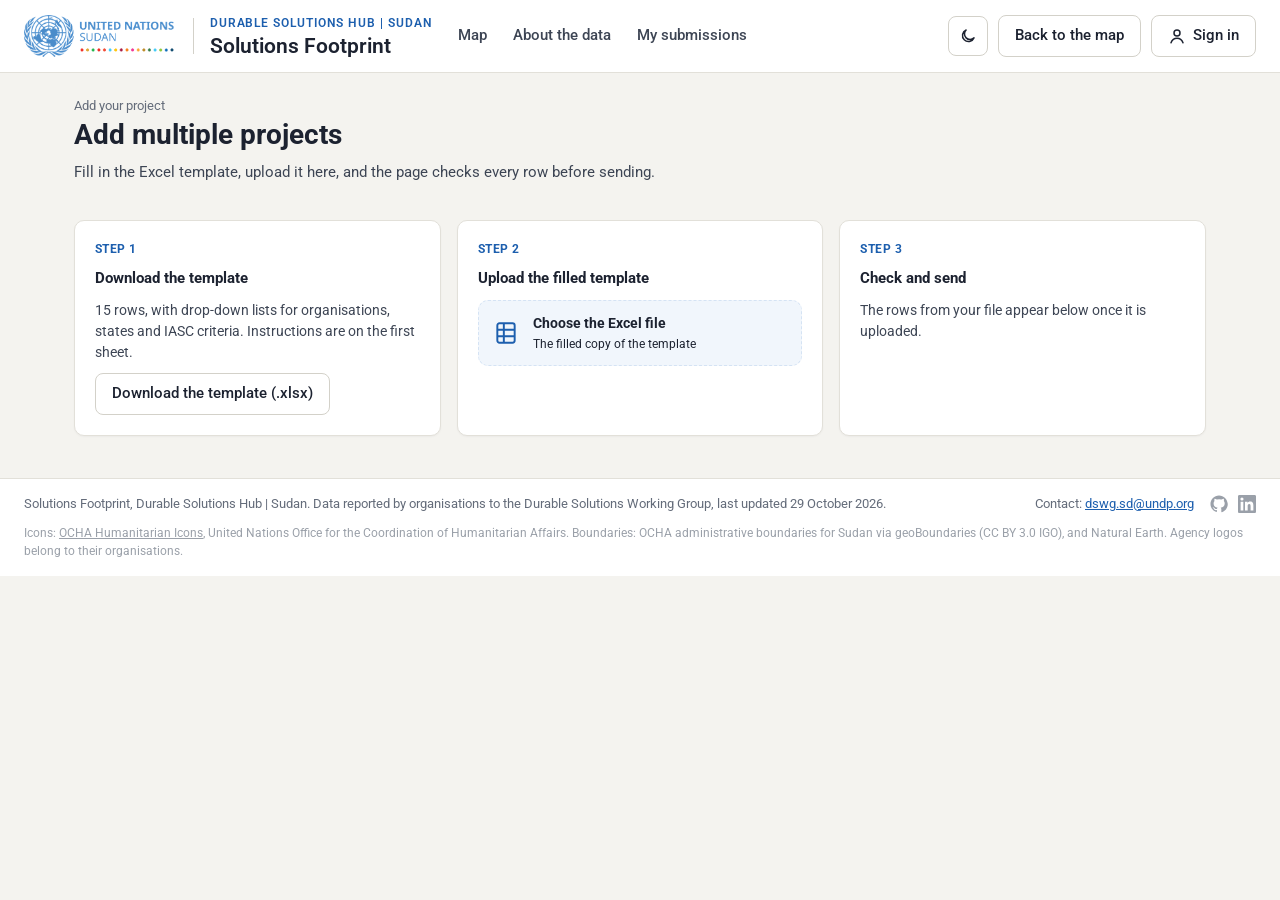
<file: sudan/mapping/add-multiple.html>
<!doctype html>
<html lang="en">
<head>
  <meta charset="utf-8">
  <meta name="viewport" content="width=device-width, initial-scale=1">
  <title>Add multiple projects | Solutions Footprint | Durable Solutions Hub | Sudan</title>
  <meta name="description" content="Send several projects that contribute to durable solutions in Sudan at once, using the Excel template.">
  <script>try{var t=localStorage.getItem("sf-theme")}catch(e){}document.documentElement.dataset.theme=t||(matchMedia("(prefers-color-scheme: dark)").matches?"dark":"light");</script>
  <link rel="preconnect" href="https://fonts.googleapis.com">
  <link rel="preconnect" href="https://fonts.gstatic.com" crossorigin>
  <link href="https://fonts.googleapis.com/css2?family=Roboto:wght@400;500;700&display=swap" rel="stylesheet">
  <link rel="stylesheet" href="assets/css/style.css?v=20261029">
  <link rel="icon" href="assets/img/favicon.svg" type="image/svg+xml">
</head>
<body>
  <header id="site-header"></header>

  <main class="multi-page" id="main">
    <div>
      <p class="multi-kicker">Add your project</p>
      <h1>Add multiple projects</h1>
      <p class="lede" id="lede">Fill in the Excel template, upload it here, and the page checks every row before sending.</p>
    </div>

    <div class="multi-steps">
      <div class="card multi-step">
        <span class="step-n">Step 1</span>
        <b>Download the template</b>
        <p>15 rows, with drop-down lists for organisations, states and IASC criteria. Instructions are on the first sheet.</p>
        <a class="btn" href="#" data-template>Download the template (.xlsx)</a>
      </div>
      <div class="card multi-step">
        <span class="step-n">Step 2</span>
        <b>Upload the filled template</b>
        <label class="photo-drop xl-drop" for="xl-in"><span id="xl-ico"></span><span id="xl-label"><b>Choose the Excel file</b><br><small>The filled copy of the template</small></span></label>
        <input type="file" id="xl-in" accept=".xlsx,.xlsm,application/vnd.openxmlformats-officedocument.spreadsheetml.sheet" class="sr-only">
      </div>
      <div class="card multi-step">
        <span class="step-n">Step 3</span>
        <b id="step3-title">Check and send</b>
        <div id="step3"><p>The rows from your file appear below once it is uploaded.</p></div>
      </div>
    </div>

    <div class="send-err" id="xl-err" role="alert" hidden></div>

    <section class="card tbl-card" id="rows-card" hidden>
      <div class="rows-head"><h2>Rows in your file</h2><span id="rows-sum"></span></div>
      <div class="tbl-wrap"><table class="rows-tbl">
        <thead><tr><th>Row</th><th>Project</th><th>Lead</th><th>States</th><th>Dates</th><th>Budget</th><th>Check</th></tr></thead>
        <tbody id="rows-body"></tbody>
      </table></div>
    </section>

    <section class="card multi-note" id="photo-note-m" hidden>
      <b>Photos and logos</b>
      <p>After sending, each project has an <b>Add photos</b> button under <a href="my-submissions.html">My submissions</a>, with the same automatic resizing to under 1 MB. Organisations new to the map can email their logo to <a class="contact-link" href="#">dswg.sd@undp.org</a>.</p>
    </section>

    <div class="hp" aria-hidden="true"><label for="website">Leave this empty</label><input id="website" name="website" tabindex="-1" autocomplete="off"></div>
    <div id="ts-box"></div>
    <div class="multi-actions" id="send-row" hidden>
      <button type="button" class="btn btn-primary" id="send-btn">Send to the Durable Solutions Unit</button>
      <span id="send-hint"></span>
    </div>

    <section class="card done-panel sent-panel" id="sent" hidden aria-live="polite">
      <div class="sent-ok" aria-hidden="true"><svg viewBox="0 0 24 24" fill="none" stroke="currentColor" stroke-width="2.4" stroke-linecap="round" stroke-linejoin="round"><path d="M5 12l5 5 9-10"/></svg></div>
      <h2 id="sent-title">Received. Thank you.</h2>
      <p>The Durable Solutions Unit will review the projects and publish them on the map. Each one has its own number:</p>
      <ul class="sent-list" id="sent-list"></ul>
      <p style="font-size:14px;color:var(--ink-2)">You can follow them, and add photos, under <a href="my-submissions.html">My submissions</a> on this device.</p>
      <div class="form-actions"><a class="btn btn-primary" href="my-submissions.html">My submissions</a><a class="btn" href="add-multiple.html">Upload another file</a></div>
    </section>
  </main>

  <footer id="site-footer"></footer>

  <script src="assets/js/common.js?v=20261029"></script>
  <script src="assets/js/icons.js?v=20261029"></script>
  <script src="assets/js/render.js?v=20261029"></script>
  <script src="assets/vendor/xlsx.mini.min.js"></script>
  <script src="assets/js/multi.js?v=20261029"></script>
</body>
</html>
</file>
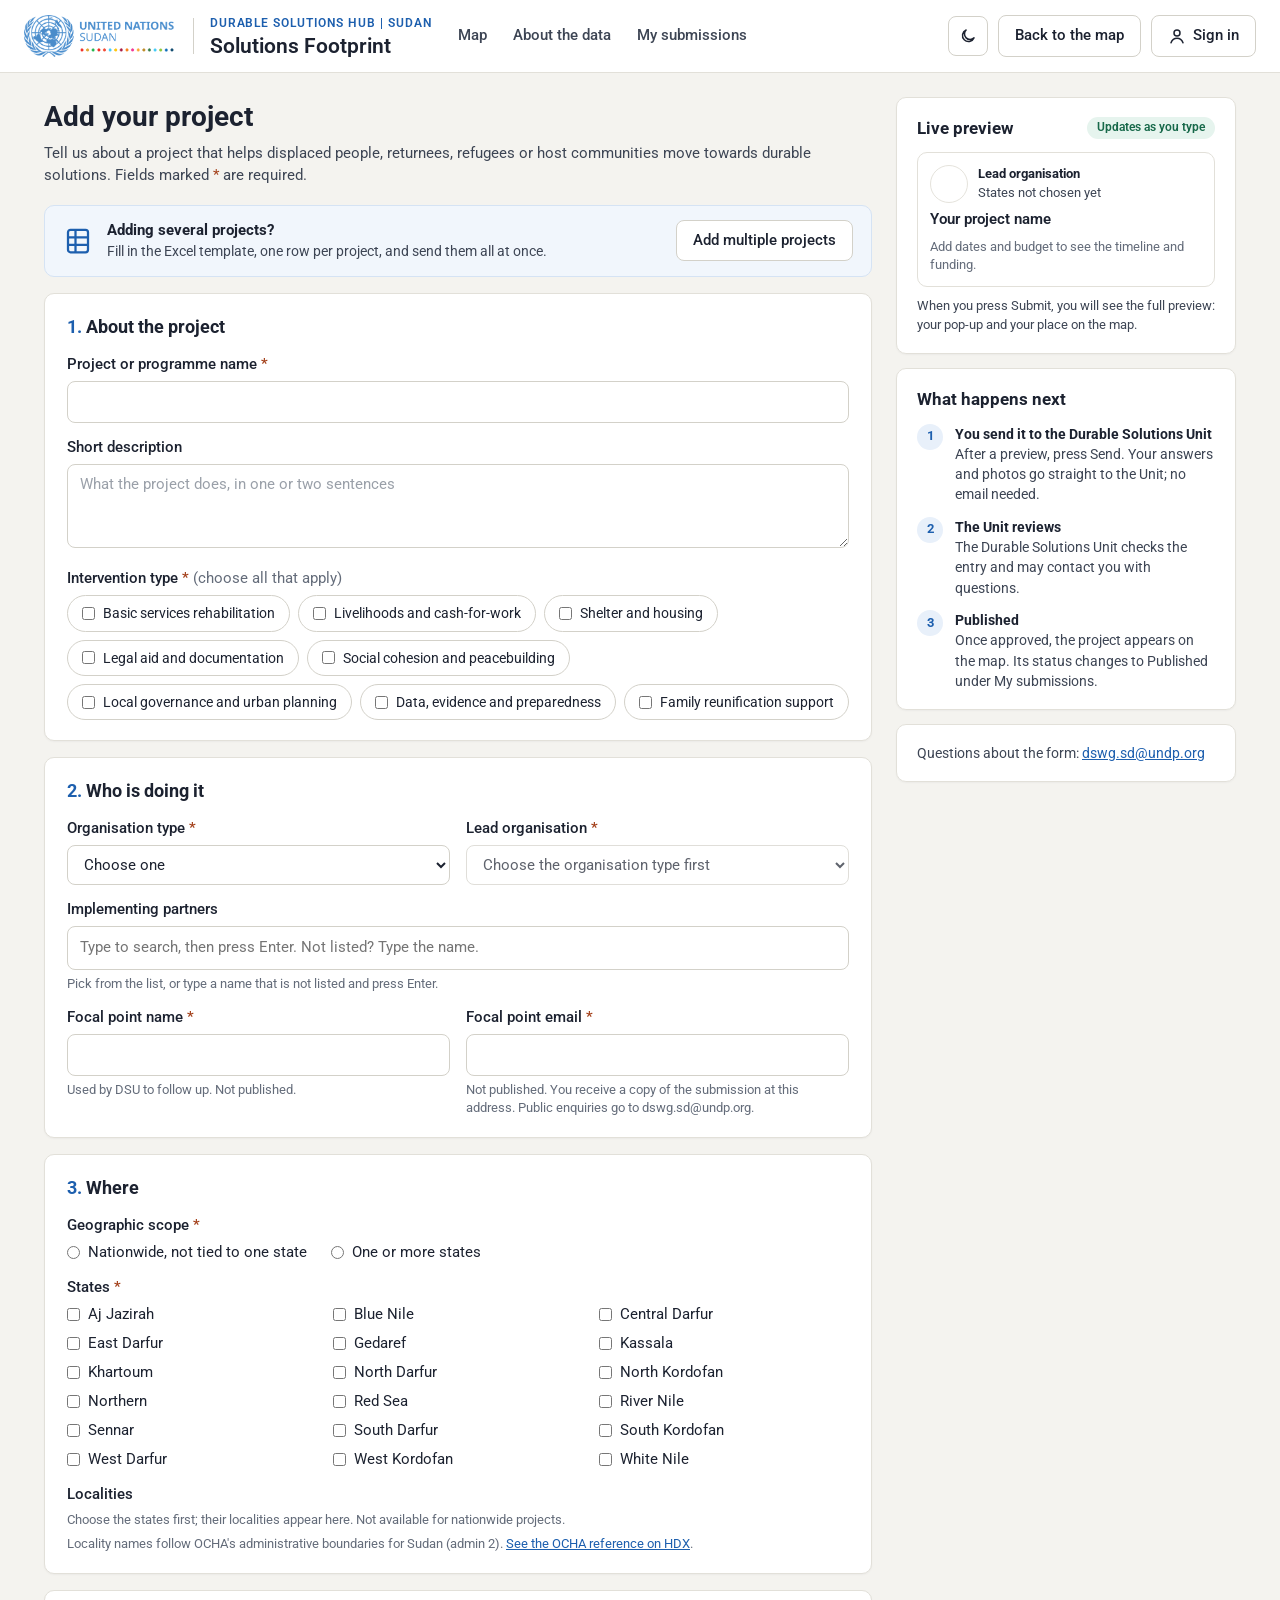
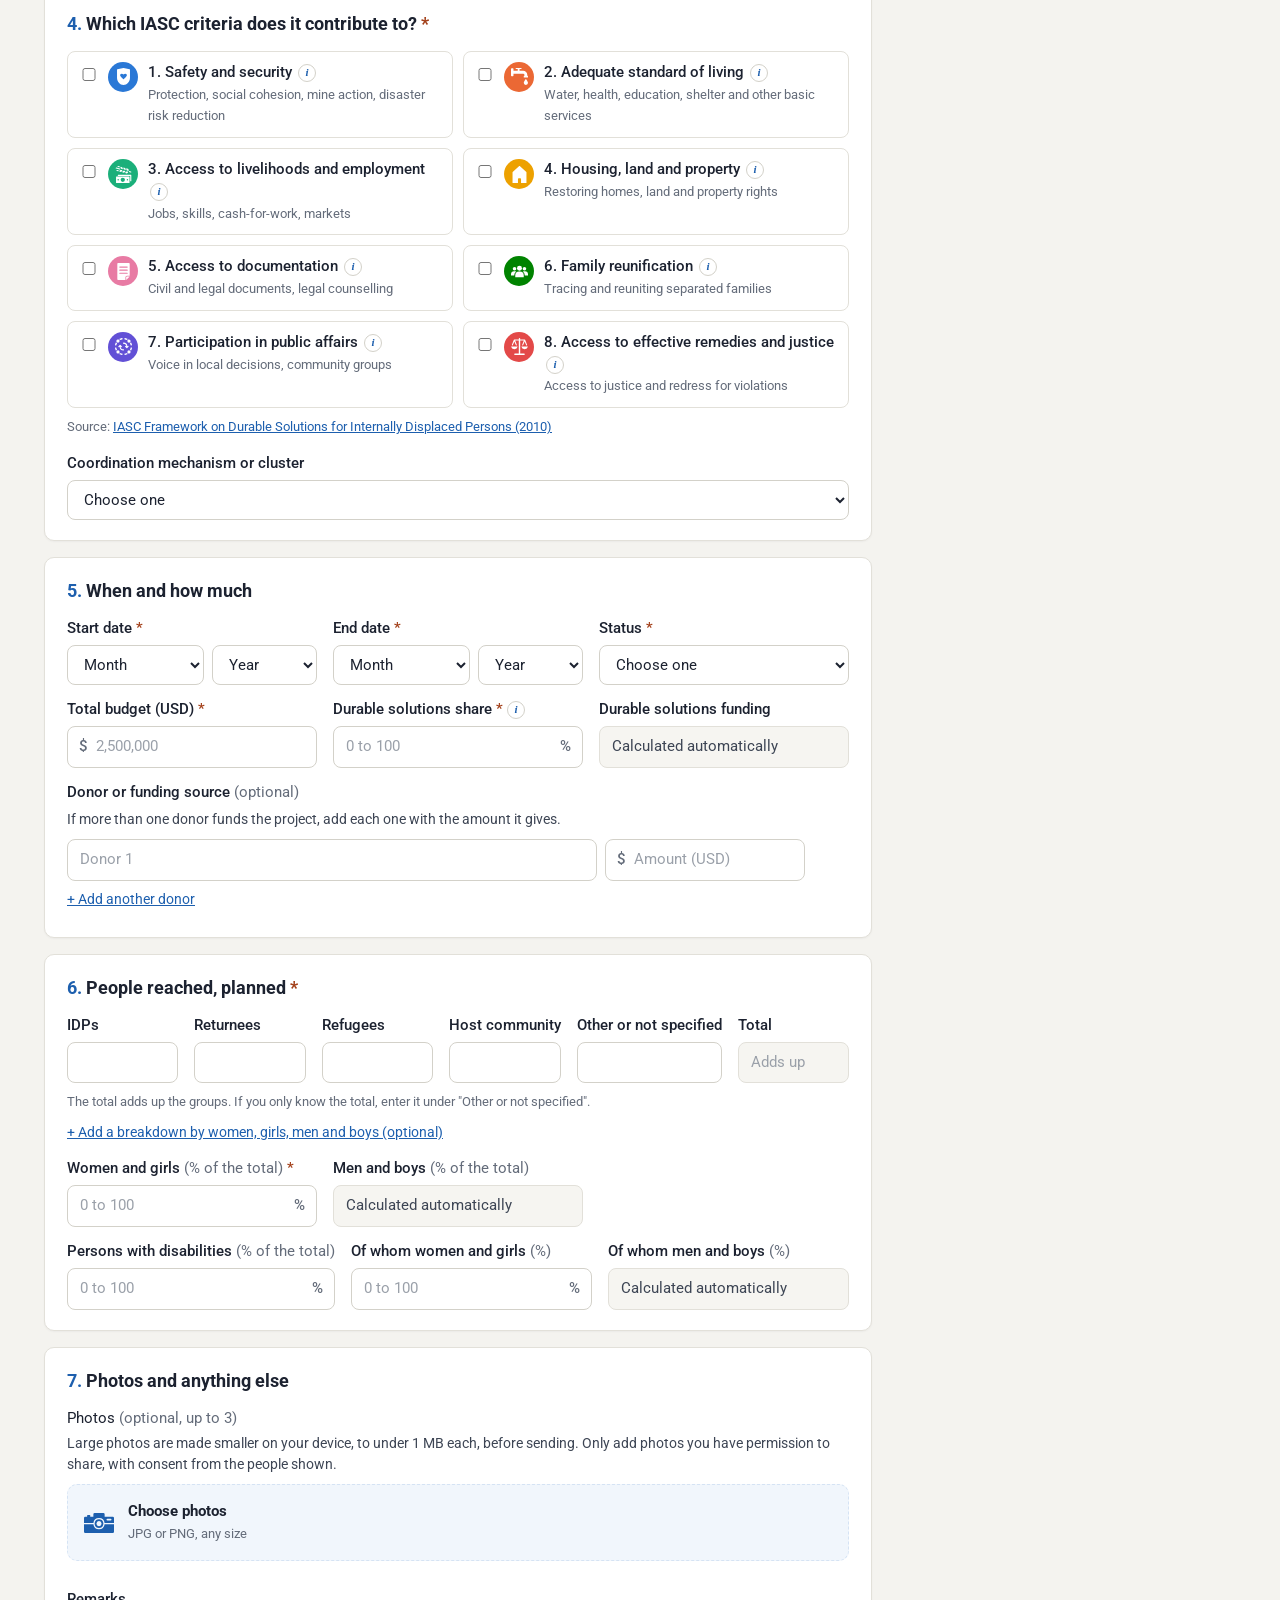
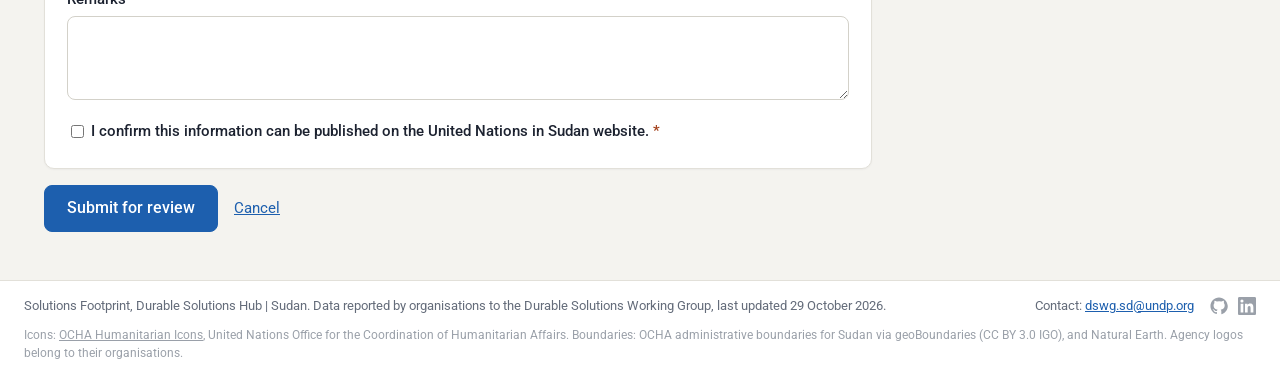
<file: sudan/mapping/add.html>
<!doctype html>
<html lang="en">
<head>
  <meta charset="utf-8">
  <meta name="viewport" content="width=device-width, initial-scale=1">
  <title>Add your project | Solutions Footprint | Durable Solutions Hub | Sudan</title>
  <meta name="description" content="Submit a project that contributes to durable solutions in Sudan for review by the Durable Solutions Unit.">
  <script>try{var t=localStorage.getItem("sf-theme")}catch(e){}document.documentElement.dataset.theme=t||(matchMedia("(prefers-color-scheme: dark)").matches?"dark":"light");</script>
  <link rel="preconnect" href="https://fonts.googleapis.com">
  <link rel="preconnect" href="https://fonts.gstatic.com" crossorigin>
  <link href="https://fonts.googleapis.com/css2?family=Roboto:wght@400;500;700&display=swap" rel="stylesheet">
  <link rel="stylesheet" href="assets/css/style.css?v=20261029">
  <link rel="icon" href="assets/img/favicon.svg" type="image/svg+xml">
</head>
<body>
  <header id="site-header"></header>

  <main class="form-page" id="main">
    <div>
      <h1 id="form-title">Add your project</h1>
      <p class="lede" id="form-lede">Tell us about a project that helps displaced people, returnees, refugees or host communities move towards durable solutions. Fields marked <span class="req">*</span> are required.</p>
      <div class="correcting" id="correcting" hidden></div>

      <div class="multi-box" id="multi-box">
        <span id="multi-ico"></span>
        <div class="grow"><b>Adding several projects?</b>Fill in the Excel template, one row per project, and send them all at once.</div>
        <a class="btn" href="add-multiple.html">Add multiple projects</a>
      </div>

      <div class="error-summary" id="error-summary" role="alert" hidden></div>

      <form id="project-form" novalidate>
        <section class="card form-section">
          <h2><span class="n">1.</span> About the project</h2>
          <div class="fgrid">
            <div class="fld" data-f="name">
              <label for="name">Project or programme name <span class="req">*</span></label>
              <input class="input" id="name" name="name" required maxlength="250">
            </div>
            <div class="fld">
              <label for="description">Short description</label>
              <textarea class="input" id="description" name="description" maxlength="600" placeholder="What the project does, in one or two sentences"></textarea>
            </div>
            <div class="fld" data-f="itypes">
              <span class="lbl" id="itypes-l">Intervention type <span class="req">*</span> <span style="color:var(--muted);font-weight:400">(choose all that apply)</span></span>
              <div class="choice-pills" id="itypes" role="group" aria-labelledby="itypes-l"></div>
            </div>
          </div>
        </section>

        <section class="card form-section">
          <h2><span class="n">2.</span> Who is doing it</h2>
          <div class="fgrid c2">
            <div class="fld" data-f="orgType">
              <label for="orgType">Organisation type <span class="req">*</span></label>
              <select class="input" id="orgType" name="orgType" required><option value="">Choose one</option></select>
            </div>
            <div class="fld" data-f="lead">
              <label for="lead">Lead organisation <span class="req">*</span></label>
              <select class="input" id="lead" name="lead" required disabled><option value="">Choose the organisation type first</option></select>
            </div>
          </div>
          <div class="fld" data-f="leadOther" id="lead-other-fld" style="margin-top:14px" hidden>
            <label for="leadOther">Name of the organisation <span class="req">*</span></label>
            <input class="input" id="leadOther" name="leadOther" placeholder="Full name, and acronym if any">
          </div>
          <div class="fld" id="leadership-fld" style="margin-top:14px" hidden>
            <span class="lbl" id="leadership-l">Is your organisation&hellip; <span style="color:var(--muted);font-weight:400">(choose all that apply)</span></span>
            <div class="check-col" id="leadership" role="group" aria-labelledby="leadership-l"></div>
          </div>
          <div class="fld" data-f="partners" style="margin-top:14px">
            <label for="partner-input">Implementing partners</label>
            <div class="chips-input" id="partner-box">
              <input id="partner-input" list="partner-list" placeholder="Type to search, then press Enter. Not listed? Type the name." autocomplete="off">
            </div>
            <datalist id="partner-list"></datalist>
            <div class="help">Pick from the list, or type a name that is not listed and press Enter.</div>
          </div>
          <div class="fgrid c2" style="margin-top:14px">
            <div class="fld" data-f="fpName">
              <label for="fpName">Focal point name <span class="req">*</span></label>
              <input class="input" id="fpName" name="fpName" required autocomplete="name">
              <div class="help">Used by DSU to follow up. Not published.</div>
            </div>
            <div class="fld" data-f="fpEmail">
              <label for="fpEmail">Focal point email <span class="req">*</span></label>
              <input class="input" id="fpEmail" name="fpEmail" type="email" required autocomplete="email">
              <div class="help">Not published. You receive a copy of the submission at this address. Public enquiries go to <span class="contact-email">dswg.sd@undp.org</span>.</div>
            </div>
          </div>
        </section>

        <section class="card form-section">
          <h2><span class="n">3.</span> Where</h2>
          <div class="fgrid">
            <div class="fld" data-f="scope">
              <span class="lbl" id="scope-l">Geographic scope <span class="req">*</span></span>
              <div class="radio-row" role="radiogroup" aria-labelledby="scope-l">
                <label><input type="radio" name="scope" value="nationwide"> Nationwide, not tied to one state</label>
                <label><input type="radio" name="scope" value="states"> One or more states</label>
              </div>
            </div>
            <div class="fld" data-f="states" id="states-fld">
              <span class="lbl" id="states-l">States <span class="req" id="states-req">*</span></span>
              <div class="state-grid" id="states" role="group" aria-labelledby="states-l"></div>
            </div>
            <div class="fld" id="loc-fld">
              <span class="lbl">Localities</span>
              <div class="help" id="loc-help" style="margin-top:0">Choose the states first; their localities appear here. Not available for nationwide projects.</div>
              <div id="loc-groups"></div>
              <div class="help">Locality names follow OCHA's administrative boundaries for Sudan (admin 2). <a id="hdx-link" href="#" target="_blank" rel="noopener">See the OCHA reference on HDX</a>.</div>
            </div>
          </div>
        </section>

        <section class="card form-section">
          <h2><span class="n">4.</span> Which IASC criteria does it contribute to? <span class="req">*</span></h2>
          <div class="fld" data-f="criteria">
            <div class="crit-grid" id="criteria" role="group" aria-label="IASC criteria"></div>
            <p class="iasc-source" id="iasc-source"></p>
          </div>
          <div class="fld" style="margin-top:16px">
            <label for="coordination">Coordination mechanism or cluster</label>
            <select class="input" id="coordination" name="coordination"><option value="">Choose one</option></select>
          </div>
        </section>

        <section class="card form-section">
          <h2><span class="n">5.</span> When and how much</h2>
          <div class="fgrid c3">
            <div class="fld" data-f="start">
              <label for="start-m">Start date <span class="req">*</span></label>
              <div class="ym"><select class="input" id="start-m" aria-label="Start date: month"><option value="">Month</option><option value="01">January</option><option value="02">February</option><option value="03">March</option><option value="04">April</option><option value="05">May</option><option value="06">June</option><option value="07">July</option><option value="08">August</option><option value="09">September</option><option value="10">October</option><option value="11">November</option><option value="12">December</option></select><select class="input" id="start-y" aria-label="Start date: year"><option value="">Year</option><option>2022</option><option>2023</option><option>2024</option><option>2025</option><option>2026</option><option>2027</option><option>2028</option><option>2029</option><option>2030</option><option>2031</option><option>2032</option><option>2033</option><option>2034</option><option>2035</option><option>2036</option><option>2037</option><option>2038</option><option>2039</option><option>2040</option></select></div>
              <input type="hidden" id="start" name="start" value="">
            </div>
            <div class="fld" data-f="end">
              <label for="end-m">End date <span class="req">*</span></label>
              <div class="ym"><select class="input" id="end-m" aria-label="End date: month"><option value="">Month</option><option value="01">January</option><option value="02">February</option><option value="03">March</option><option value="04">April</option><option value="05">May</option><option value="06">June</option><option value="07">July</option><option value="08">August</option><option value="09">September</option><option value="10">October</option><option value="11">November</option><option value="12">December</option></select><select class="input" id="end-y" aria-label="End date: year"><option value="">Year</option><option>2024</option><option>2025</option><option>2026</option><option>2027</option><option>2028</option><option>2029</option><option>2030</option><option>2031</option><option>2032</option><option>2033</option><option>2034</option><option>2035</option><option>2036</option><option>2037</option><option>2038</option><option>2039</option><option>2040</option></select></div>
              <input type="hidden" id="end" name="end" value="">
            </div>
            <div class="fld" data-f="status">
              <label for="status">Status <span class="req">*</span></label>
              <select class="input" id="status" name="status" required>
                <option value="">Choose one</option><option>Ongoing</option><option>Pipeline</option><option>Ended</option>
              </select>
            </div>
            <div class="fld" data-f="budget">
              <label for="budget">Total budget (USD) <span class="req">*</span></label>
              <div class="affix"><span class="pre">$</span><input class="input" id="budget" name="budget" inputmode="numeric" required placeholder="2,500,000" autocomplete="off"></div>
            </div>
            <div class="fld" data-f="share">
              <label for="share">Durable solutions share <span class="req">*</span>
                <span class="tip"><button type="button" class="tip-btn" aria-label="How to estimate the share" aria-describedby="share-tip">i</button>
                  <span class="tip-pop" role="tooltip" id="share-tip"><b>How to estimate the share</b>For now, this is a self-assessment by your organisation. Estimate what percentage of the total budget goes to activities that help people move towards durable solutions, such as restoring services, livelihoods, housing, documentation or social cohesion. Activities that meet only short-term needs, such as food distribution or water trucking, should not be counted. If the whole project contributes, enter 100. DSU may follow up to agree a common method later.</span>
                </span>
              </label>
              <div class="affix suffix"><input class="input" id="share" name="share" inputmode="decimal" required placeholder="0 to 100" autocomplete="off"><span class="suf">%</span></div>
            </div>
            <div class="fld">
              <label for="dsAmount">Durable solutions funding</label>
              <input class="input readonly" id="dsAmount" readonly tabindex="-1" value="Calculated automatically">
            </div>
          </div>
          <div class="fld donors-fld" data-f="donors" style="margin-top:14px">
            <span class="lbl" id="donors-l">Donor or funding source <span style="color:var(--muted);font-weight:400">(optional)</span></span>
            <p class="help-line" id="donors-help">If more than one donor funds the project, add each one with the amount it gives.</p>
            <div class="donor-rows" id="donor-rows" role="group" aria-labelledby="donors-l"></div>
            <button type="button" class="link-btn" id="add-donor">+ Add another donor</button>
            <div class="donor-sum" id="donor-sum" aria-live="polite"></div>
          </div>
        </section>

        <section class="card form-section">
          <h2><span class="n">6.</span> People reached, planned <span class="req">*</span></h2>
          <div class="fld" data-f="people">
            <div class="fgrid c6" id="people"></div>
            <p class="help" id="people-help" style="font-size:13px;color:var(--muted);margin:10px 0 0">The total adds up the groups. If you only know the total, enter it under "Other or not specified".</p>
            <div class="err" id="people-err" hidden></div>
            <button type="button" class="link-btn sex-toggle" id="sex-toggle" aria-expanded="false" aria-controls="sex-box">+ Add a breakdown by women, girls, men and boys (optional)</button>
            <div class="sex-box" id="sex-box" hidden>
              <div class="tbl-wrap"><table class="sex-tbl" id="sex-tbl"></table></div>
              <p class="help" style="font-size:13px;color:var(--muted);margin:8px 0 0">Girls and boys are under 18. When a group has a breakdown, its number is the sum of the breakdown.</p>
            </div>
          </div>
          <div class="fgrid c3 gender-row">
            <div class="fld" data-f="female">
              <label for="pp-female">Women and girls <span style="color:var(--muted);font-weight:400">(% of the total)</span> <span class="req">*</span></label>
              <div class="affix suffix"><input class="input" id="pp-female" name="pp-female" inputmode="decimal" placeholder="0 to 100" autocomplete="off"><span class="suf">%</span></div>
              <small class="female-note" id="female-note"></small>
            </div>
            <div class="fld">
              <label for="pp-male">Men and boys <span style="color:var(--muted);font-weight:400">(% of the total)</span></label>
              <input class="input readonly" id="pp-male" readonly tabindex="-1" value="Calculated automatically">
            </div>
          </div>
          <div class="fgrid c3 gender-row">
            <div class="fld" data-f="pwd">
              <label for="pp-pwd">Persons with disabilities <span style="color:var(--muted);font-weight:400">(% of the total)</span></label>
              <div class="affix suffix"><input class="input" id="pp-pwd" name="pp-pwd" inputmode="decimal" placeholder="0 to 100" autocomplete="off"><span class="suf">%</span></div>
              <small class="female-note" id="pwd-note"></small>
            </div>
            <div class="fld" data-f="pwdFemale">
              <label for="pp-pwd-f">Of whom women and girls <span style="color:var(--muted);font-weight:400">(%)</span></label>
              <div class="affix suffix"><input class="input" id="pp-pwd-f" name="pp-pwd-f" inputmode="decimal" placeholder="0 to 100" autocomplete="off" disabled><span class="suf">%</span></div>
            </div>
            <div class="fld">
              <label for="pp-pwd-m">Of whom men and boys <span style="color:var(--muted);font-weight:400">(%)</span></label>
              <input class="input readonly" id="pp-pwd-m" readonly tabindex="-1" value="Calculated automatically">
            </div>
          </div>
        </section>

        <section class="card form-section">
          <h2><span class="n">7.</span> Photos and anything else</h2>
          <div class="photo-note" id="photo-note"><span id="photo-ico"></span><span><b>Photos:</b> you can attach up to 3 photos of the project (JPG or PNG, under 1 MB each) to the email when you send it. Photos make your project stand out on the map. By attaching photos, you confirm you have consent from the people shown to publish them.</span></div>
          <div id="photo-box" hidden>
            <span class="lbl" id="photo-l">Photos <span style="color:var(--muted);font-weight:400">(optional, up to 3)</span></span>
            <p class="help-line">Large photos are made smaller on your device, to under 1 MB each, before sending. Only add photos you have permission to share, with consent from the people shown.</p>
            <label class="photo-drop" for="photo-in"><span id="photo-ico2"></span><span><b>Choose photos</b><br><small style="color:var(--muted)">JPG or PNG, any size</small></span></label>
            <input type="file" id="photo-in" accept="image/*" multiple class="sr-only" aria-labelledby="photo-l">
            <div class="photo-list" id="photo-list"></div>
            <div class="err" id="photo-err" hidden></div>
          </div>
          <div class="fld" id="logo-box" hidden>
            <span class="lbl" id="logo-l">Your organisation's logo <span style="color:var(--muted);font-weight:400">(optional)</span></span>
            <p class="help-line">Your organisation is new to the map. Add its logo so it shows on your project and among the contributing agencies. A PNG with a clear background works best.</p>
            <div class="logo-pick"><span class="logo-prev" id="logo-prev"></span><label class="btn" for="logo-in">Choose logo</label><input type="file" id="logo-in" accept="image/png,image/jpeg,image/webp" class="sr-only" aria-labelledby="logo-l"><button type="button" class="link-btn" id="logo-rm" hidden>Remove</button></div>
          </div>
          <div class="hp" aria-hidden="true"><label for="website">Leave this empty</label><input id="website" name="website" tabindex="-1" autocomplete="off"></div>
          <div class="fld">
            <label for="remarks">Remarks</label>
            <textarea class="input" id="remarks" name="remarks" maxlength="800"></textarea>
          </div>
          <div class="fld" data-f="consent">
            <label class="consent"><input type="checkbox" id="consent" name="consent" required> <span>I confirm this information can be published on the United Nations in Sudan website. <span class="req">*</span></span></label>
          </div>
        </section>

        <div class="form-actions">
          <button type="submit" class="btn btn-primary">Submit for review</button>
          <a href="./">Cancel</a>
        </div>
      </form>

      <section id="preview" hidden aria-labelledby="pv-title">
        <h2 id="pv-title" style="font-size:24px;margin:0 0 4px">Preview your project</h2>
        <p class="pv-ref" id="pv-ref"></p>
        <p class="lede">This is how your project will appear on the Solutions Footprint map once the Durable Solutions Unit publishes it. Check it, then send it.</p>
        <div class="flow">
          <div class="on"><span class="n">1</span><span><b>You send it to the Durable Solutions Unit</b><span id="flow-1">Your answers go by email to the DSWG mailbox, managed by the Unit.</span></span></div>
          <div><span class="n">2</span><span><b>The Unit reviews it</b>The Durable Solutions Unit checks the entry and may contact you.</span></div>
          <div><span class="n">3</span><span><b>It goes on the map</b>Published on the United Nations in Sudan website for donors, partners and authorities.</span></div>
        </div>
        <div class="pv-grid">
          <div class="pv-box"><h2>Your project, as visitors will see it <span class="tag-new">Preview</span></h2><div class="hero" id="pv-hero"></div><div id="pv-body"></div></div>
          <div class="pv-box"><h2>Your place on the map <small>How your states will change</small></h2><div id="pv-map"></div></div>
        </div>
        <div class="private"><span id="pv-lock"></span><span><b>What stays private:</b> your name and email are used only by the Durable Solutions Unit to follow up. They are never published.</span></div>
        <div id="ts-box"></div>
        <div class="send-err" id="send-err" role="alert" hidden></div>
        <div class="pv-actions">
          <button type="button" class="btn" id="pv-edit">Edit my answers</button>
          <button type="button" class="btn btn-primary" id="pv-send">Looks good, send to the Durable Solutions Unit</button>
        </div>
      </section>

      <section class="card done-panel sent-panel" id="sent" hidden aria-live="polite">
        <div class="sent-ok" aria-hidden="true"><svg viewBox="0 0 24 24" fill="none" stroke="currentColor" stroke-width="2.4" stroke-linecap="round" stroke-linejoin="round"><path d="M5 12l5 5 9-10"/></svg></div>
        <h2>Received. Thank you.</h2>
        <p id="sent-lede">The Durable Solutions Unit will review your project and publish it on the map. There is nothing else you need to do.</p>
        <div class="sent-facts">
          <div><span>Project code</span><b id="sent-ref"></b></div>
          <div><span>Status</span><span class="chip pipeline">Awaiting review</span></div>
          <div><span>Photos</span><b id="sent-photos"></b></div>
        </div>
        <p id="sent-saved" style="font-size:14px;color:var(--ink-2)"></p>
        <div class="form-actions" style="margin-top:12px">
          <button type="button" class="btn btn-primary" id="another-btn2">Add another project</button>
          <a class="btn" href="my-submissions.html">My submissions</a>
        </div>
      </section>

      <section class="card done-panel" id="done" hidden aria-live="polite">
        <h2>Your email is ready to send</h2>
        <p>Your email program should now show a message to the Durable Solutions Unit (<strong class="contact-email">dswg.sd@undp.org</strong>) with your answers and a copy to you. Please check it and press <strong>Send</strong>. The project is not submitted until the email is sent.</p>
        <p id="saved-note" style="font-size:14px;color:var(--ink-2)"></p>
        <div class="attach-note" id="attach-note" hidden></div>
        <p>If no email opened, copy the text below and send it to <a class="contact-link" href="#">dswg.sd@undp.org</a> with the subject shown.</p>
        <p id="done-ref" class="pv-ref"></p>
        <p><strong>Subject:</strong> <span id="done-subject"></span></p>
        <textarea class="input" id="done-text" readonly aria-label="Submission text"></textarea>
        <div class="form-actions" style="margin-top:12px">
          <button type="button" class="btn btn-primary" id="copy-btn">Copy the text</button>
          <a class="btn" id="reopen" href="#">Open the email again</a>
          <button type="button" class="btn" id="another-btn">Add another project</button>
          <button type="button" class="link-btn" id="edit-btn">Edit my answers</button>
        </div>
      </section>
    </div>

    <aside class="sticky-side">
      <div class="card side-card" id="live-card">
        <h2 style="display:flex;justify-content:space-between;align-items:center;gap:8px">Live preview <span class="live-tag">Updates as you type</span></h2>
        <div id="live-body"></div>
        <p style="font-size:13px;color:var(--ink-2);margin:10px 0 0">When you press Submit, you will see the full preview: your pop-up and your place on the map.</p>
      </div>
      <div class="card side-card">
        <h2>What happens next</h2>
        <ol class="steps">
          <li><span class="dot">1</span><span><b>You send it to the Durable Solutions Unit</b><span id="next-1">After a preview, your email program opens with your answers, with a copy to you. Attach up to 3 photos, then press Send.</span></span></li>
          <li><span class="dot">2</span><span><b>The Unit reviews</b>The Durable Solutions Unit checks the entry and may contact you with questions.</span></li>
          <li><span class="dot">3</span><span><b>Published</b><span id="next-3">Once approved, the project appears on the map with the next update. DSU tells you when it is live.</span></span></li>
        </ol>
      </div>
      <div class="card side-card" style="font-size:14px;color:var(--ink-2)">
        Questions about the form: <a class="contact-link" href="#">dswg.sd@undp.org</a>
      </div>
    </aside>
  </main>

  <footer id="site-footer"></footer>

  <script src="assets/js/common.js?v=20261029"></script>
  <script src="assets/js/icons.js?v=20261029"></script>
  <script src="assets/js/render.js?v=20261029"></script>
  <script src="assets/js/form.js?v=20261029"></script>
</body>
</html>
</file>
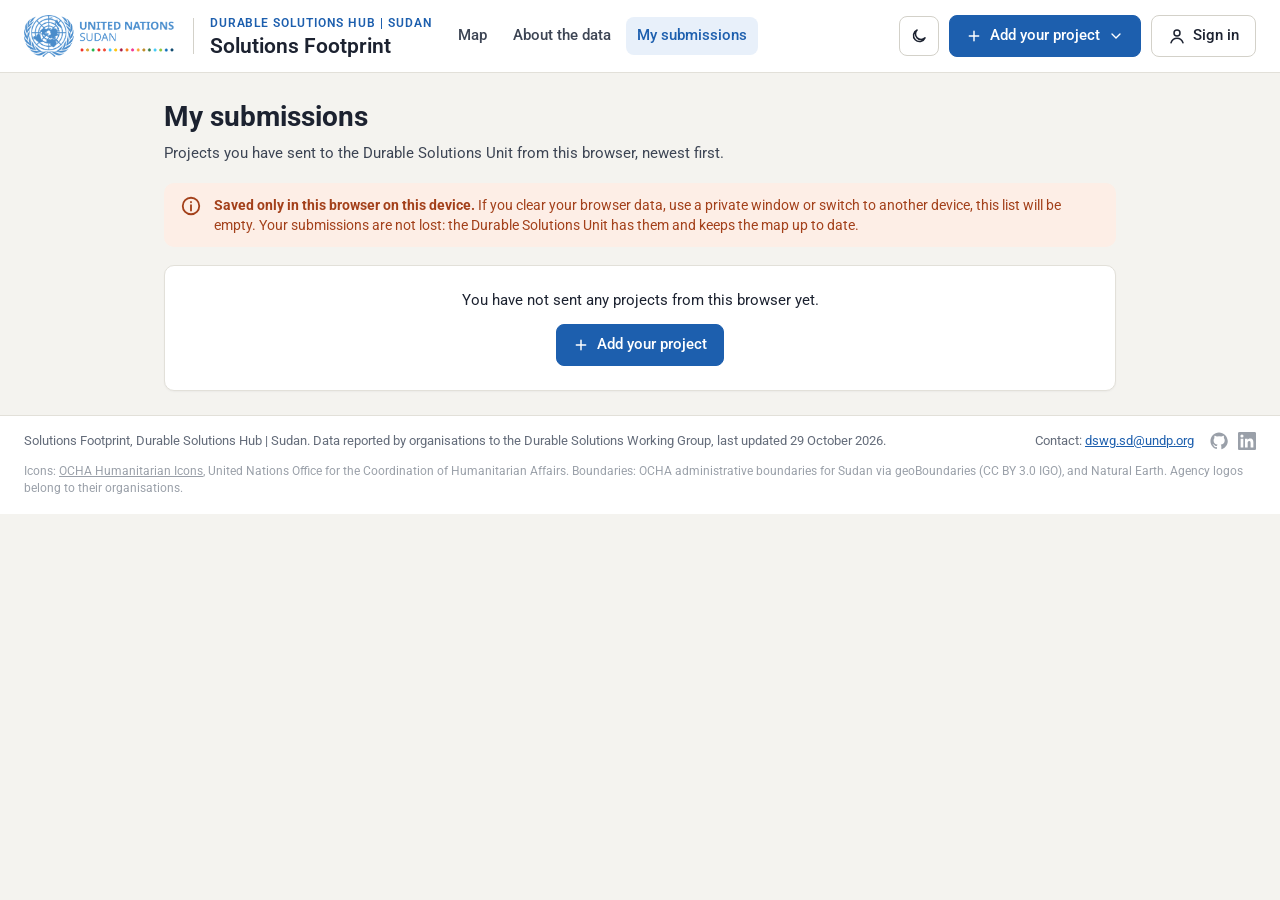
<file: sudan/mapping/my-submissions.html>
<!doctype html>
<html lang="en">
<head>
  <meta charset="utf-8">
  <meta name="viewport" content="width=device-width, initial-scale=1">
  <title>My submissions | Solutions Footprint | Durable Solutions Hub | Sudan</title>
  <meta name="description" content="Projects you have sent to the Durable Solutions Unit from this browser.">
  <script>try{var t=localStorage.getItem("sf-theme")}catch(e){}document.documentElement.dataset.theme=t||(matchMedia("(prefers-color-scheme: dark)").matches?"dark":"light");</script>
  <link rel="preconnect" href="https://fonts.googleapis.com">
  <link rel="preconnect" href="https://fonts.gstatic.com" crossorigin>
  <link href="https://fonts.googleapis.com/css2?family=Roboto:wght@400;500;700&display=swap" rel="stylesheet">
  <link rel="stylesheet" href="assets/css/style.css?v=20261029">
  <link rel="icon" href="assets/img/favicon.svg" type="image/svg+xml">
</head>
<body>
  <header id="site-header"></header>
  <main class="mine-page" id="main">
    <h1>My submissions</h1>
    <p class="lede">Projects you have sent to the Durable Solutions Unit from this browser, newest first.</p>
    <div class="notice" id="notice"></div>
    <div id="mine-list"></div>
  </main>
  <dialog class="modal" id="detail" aria-labelledby="detail-title"></dialog>
  <footer id="site-footer"></footer>
  <script src="assets/js/common.js?v=20261029"></script>
  <script src="assets/js/icons.js?v=20261029"></script>
  <script src="assets/js/render.js?v=20261029"></script>
  <script src="assets/js/mine.js?v=20261029"></script>
</body>
</html>
</file>
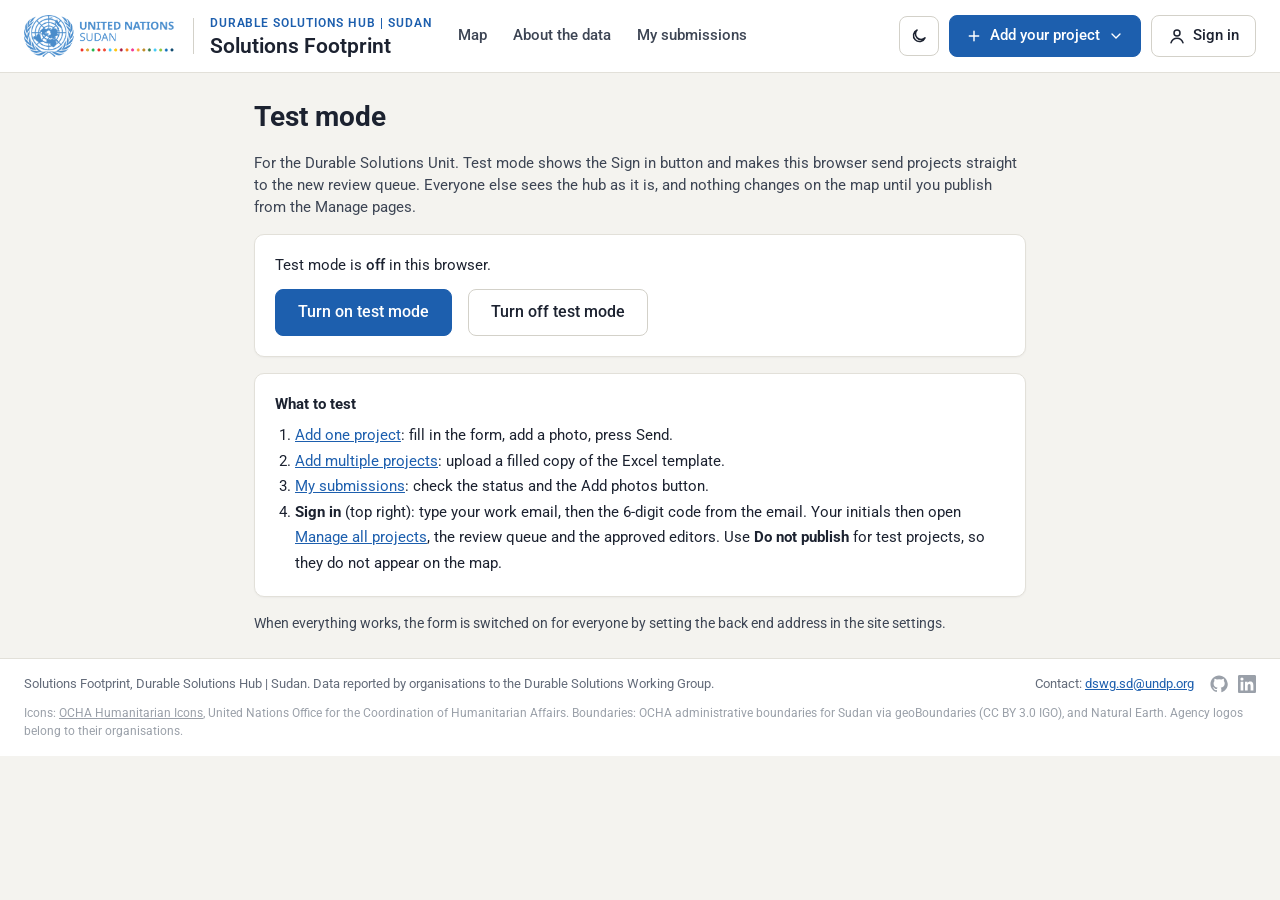
<file: sudan/mapping/test.html>
<!doctype html>
<html lang="en">
<head>
  <meta charset="utf-8">
  <meta name="viewport" content="width=device-width, initial-scale=1">
  <meta name="robots" content="noindex, nofollow">
  <title>Test mode | Solutions Footprint</title>
  <script>try{var t=localStorage.getItem("sf-theme")}catch(e){}document.documentElement.dataset.theme=t||(matchMedia("(prefers-color-scheme: dark)").matches?"dark":"light");</script>
  <link rel="preconnect" href="https://fonts.googleapis.com">
  <link rel="preconnect" href="https://fonts.gstatic.com" crossorigin>
  <link href="https://fonts.googleapis.com/css2?family=Roboto:wght@400;500;700&display=swap" rel="stylesheet">
  <link rel="stylesheet" href="assets/css/style.css?v=20261029">
  <link rel="icon" href="assets/img/favicon.svg" type="image/svg+xml">
</head>
<body>
  <header id="site-header"></header>
  <main class="test-page">
    <h1>Test mode</h1>
    <p class="lede" style="margin:0">For the Durable Solutions Unit. Test mode shows the Sign in button and makes this browser send projects straight to the new review queue. Everyone else sees the hub as it is, and nothing changes on the map until you publish from the Manage pages.</p>

    <section class="card">
      <p style="margin:0 0 12px">Test mode is <span class="test-state" id="state"></span> in this browser.</p>
      <div class="form-actions" style="margin:0">
        <button type="button" class="btn btn-primary" id="on">Turn on test mode</button>
        <button type="button" class="btn" id="off">Turn off test mode</button>
        <span id="ping" style="font-size:14px;color:var(--ink-2)"></span>
      </div>
    </section>

    <section class="card">
      <b>What to test</b>
      <ol>
        <li><a href="add.html">Add one project</a>: fill in the form, add a photo, press Send.</li>
        <li><a href="add-multiple.html">Add multiple projects</a>: upload a filled copy of the Excel template.</li>
        <li><a href="my-submissions.html">My submissions</a>: check the status and the Add photos button.</li>
        <li><b>Sign in</b> (top right): type your work email, then the 6-digit code from the email. Your initials then open <a href="manage.html">Manage all projects</a>, the review queue and the approved editors. Use <b>Do not publish</b> for test projects, so they do not appear on the map.</li>
      </ol>
    </section>
    <p style="font-size:14px;color:var(--ink-2);margin:0">When everything works, the form is switched on for everyone by setting the back end address in the site settings.</p>
  </main>
  <footer id="site-footer"></footer>
  <script src="assets/js/common.js?v=20261029"></script>
  <script src="assets/js/icons.js?v=20261029"></script>
  <script>
    (() => {
      const $ = (id) => document.getElementById(id);
      const on = (() => { try { return localStorage.getItem("sf-test-mode") === "on"; } catch (e) { return false; } })();
      $("state").textContent = on ? "on" : "off";
      $("on").addEventListener("click", () => { try { localStorage.setItem("sf-test-mode", "on"); location.reload(); } catch (e) { alert("This browser does not allow saving settings, so test mode cannot be turned on."); } });
      $("off").addEventListener("click", () => { try { localStorage.removeItem("sf-test-mode"); } catch (e) {} location.reload(); });
      SF.renderHeader("");
      SF.renderFooter();
      if (on) fetch(SF.TEST_API + "/api/status?items=", { cache: "no-store" })
        .then((r) => { $("ping").textContent = r.ok ? "The back end answers." : `The back end answered ${r.status}.`; })
        .catch(() => { $("ping").textContent = "The back end does not answer yet (it is not set up, or the address is wrong)."; });
    })();
  </script>
</body>
</html>
</file>
<file: sudan/mapping/assets/css/style.css>
/* Solutions Footprint | Durable Solutions Hub | Sudan */
:root {
  color-scheme: light;
  --bg: #f4f3ef;
  --panel: #ffffff;
  --panel-2: #f6f5f1;
  --track: #eeede8;
  --ink: #1c2230;
  --ink-2: #3d4554;
  --muted: #646c7a;
  --faint: #9aa0a9;
  --line: #e2e0d9;
  --line-2: #d3d1c9;
  --brand: #1d5fae;
  --brand-dark: #164b8b;
  --brand-tint: #e8f0fa;
  --brand-tint-2: #f1f6fc;
  --brand-line: #d5e3f4;
  --on-brand: #ffffff;
  --warn-bg: #fdeee6;
  --warn-ink: #a3401a;
  --pipe-bg: #f1ecfb;
  --pipe-ink: #5541b5;
  --err: #b3261e;
  --err-bg: #fdf1f0;
  --err-line: #f0c1bd;
  --gap: #d6d5cf;
  --hatch-a: #e3e2dc;
  --hatch-b: #f3f2ee;
  --input-bg: #ffffff;
  --shadow: 0 1px 2px rgba(20, 30, 50, 0.04);
  --shadow-lg: 0 20px 60px rgba(10, 20, 40, 0.28);
  /* map */
  --map-water: #e3edf5;
  --map-land: #f9f8f5;
  --map-land-stroke: #dddad2;
  --map-country-label: #9a9fa8;
  --map-none: #d8d4ca;
  --map-stroke: #ffffff;
  --map-outline: #5b6474;
  --map-label: #1c2230;
  --map-halo: rgba(255, 255, 255, 0.88);
  --map-select: #000000;
  --ring-bg: #ffffff;
  --chip-bg: #ffffff;
  --radius: 10px;
  --font: "Roboto", system-ui, -apple-system, "Segoe UI", Roboto, Arial, sans-serif;
}
:root[data-theme="dark"] {
  color-scheme: dark;
  --bg: #12161d;
  --panel: #1b2029;
  --panel-2: #232934;
  --track: #2c3340;
  --ink: #e8ebf0;
  --ink-2: #c3c9d3;
  --muted: #98a0ad;
  --faint: #6c7480;
  --line: #2d3440;
  --line-2: #3a4250;
  --brand: #6ea6ec;
  --brand-dark: #8db9f1;
  --brand-tint: #1f3150;
  --brand-tint-2: #1a2638;
  --brand-line: #2a4166;
  --on-brand: #0d1522;
  --warn-bg: #3a2418;
  --warn-ink: #f2a77f;
  --pipe-bg: #2a2546;
  --pipe-ink: #b7a9f5;
  --err: #ff8a80;
  --err-bg: #3a1f1f;
  --err-line: #6b2f2b;
  --gap: #4a505b;
  --hatch-a: #39404c;
  --hatch-b: #262c36;
  --input-bg: #161b23;
  --shadow: 0 1px 2px rgba(0, 0, 0, 0.3);
  --shadow-lg: 0 20px 60px rgba(0, 0, 0, 0.6);
  --map-water: #121c28;
  --map-land: #161a21;
  --map-land-stroke: #262c35;
  --map-country-label: #6c7480;
  --map-none: #3d434e;
  --map-stroke: #12161d;
  --map-outline: #9aa0a9;
  --map-label: #e8ebf0;
  --map-halo: rgba(18, 22, 29, 0.9);
  --map-select: #ffffff;
  --ring-bg: #1b2029;
  --chip-bg: #ffffff;
}

* { box-sizing: border-box; }
html { -webkit-text-size-adjust: 100%; }
body { margin: 0; background: var(--bg); color: var(--ink); font: 15px/1.45 var(--font); }
a { color: var(--brand); }
a:hover { color: var(--brand-dark); }
button, input, select, textarea { font: inherit; color: inherit; }
:focus-visible { outline: 2px solid var(--brand); outline-offset: 2px; }
.sr-only { position: absolute; width: 1px; height: 1px; overflow: hidden; clip: rect(0 0 0 0); white-space: nowrap; }
[hidden] { display: none !important; }
svg.ico { width: 1em; height: 1em; display: inline-block; vertical-align: -0.15em; flex: none; }

/* ---------- Header ---------- */
.site-header { background: var(--panel); border-bottom: 1px solid var(--line); }
.header-inner { max-width: 1480px; margin: 0 auto; padding: 12px 24px; display: flex; align-items: center; gap: 16px; flex-wrap: wrap; }
.brand { display: flex; align-items: center; gap: 16px; text-decoration: none; color: inherit; }
.brand-logo { height: 42px; width: auto; display: block; border-radius: 4px; }
:root[data-theme="dark"] .brand-logo { background: #fff; padding: 3px 6px; }
.brand-divider { width: 1px; height: 36px; background: var(--line-2); }
.brand-kicker { font-size: 12px; letter-spacing: 0.08em; font-weight: 600; color: var(--brand); text-transform: uppercase; }
.brand-title { font-size: 21px; font-weight: 600; line-height: 1.15; }
.main-nav { display: flex; gap: 4px; }
.main-nav a { padding: 8px 11px; border-radius: 8px; text-decoration: none; color: var(--ink-2); font-weight: 500; }
.main-nav a:hover { background: var(--bg); color: var(--ink); }
.main-nav a[aria-current="page"] { background: var(--brand-tint); color: var(--brand); }
.header-actions { margin-left: auto; display: flex; gap: 10px; align-items: center; }

.btn {
  display: inline-flex; align-items: center; gap: 8px; padding: 9px 16px; border-radius: 8px;
  border: 1px solid var(--line-2); background: var(--panel); color: var(--ink); font-weight: 500;
  cursor: pointer; text-decoration: none; white-space: nowrap;
}
.btn:hover { border-color: var(--muted); color: var(--ink); }
.btn-primary { background: var(--brand); border-color: var(--brand); color: var(--on-brand); }
.btn-primary:hover { background: var(--brand-dark); border-color: var(--brand-dark); color: var(--on-brand); }
.btn svg { width: 16px; height: 16px; flex: none; }
.btn-sm { padding: 6px 12px; font-size: 14px; }
.icon-toggle { width: 40px; height: 40px; padding: 0; justify-content: center; }
.icon-toggle svg { width: 18px; height: 18px; }
.link-btn { background: none; border: 0; padding: 0; color: var(--brand); text-decoration: underline; cursor: pointer; font-size: 14px; }

.dropdown { position: relative; }
.dropdown-menu {
  position: absolute; right: 0; top: calc(100% + 6px); z-index: 40; background: var(--panel);
  border: 1px solid var(--line); border-radius: 10px; box-shadow: 0 12px 32px rgba(20, 30, 50, 0.18);
  padding: 6px; width: 300px;
}
.menu-item {
  display: grid; grid-template-columns: 34px 1fr; gap: 10px; align-items: start; width: 100%; text-align: left;
  padding: 10px; border: 0; background: none; border-radius: 8px; cursor: pointer; text-decoration: none; color: var(--ink);
}
.menu-item:hover, .menu-item:focus-visible { background: var(--bg); color: var(--ink); }
.menu-item .mi-ico { width: 34px; height: 34px; border-radius: 8px; background: var(--brand-tint); color: var(--brand); display: grid; place-items: center; }
.menu-item .mi-ico svg { width: 18px; height: 18px; }
.menu-item b { display: block; font-weight: 600; font-size: 14.5px; }
.menu-item small { display: block; color: var(--muted); font-size: 12.5px; line-height: 1.35; margin-top: 2px; }

/* ---------- Layout ---------- */
.page { max-width: 1480px; margin: 0 auto; padding: 20px 24px 32px; display: grid; grid-template-columns: 290px minmax(0, 1fr); gap: 20px; align-items: start; }
.content { display: grid; gap: 16px; min-width: 0; }
.card { background: var(--panel); border: 1px solid var(--line); border-radius: var(--radius); box-shadow: var(--shadow); }

/* ---------- Filters ---------- */
.filters { padding: 18px 18px 8px; }
.filters-head { display: flex; justify-content: space-between; align-items: baseline; margin-bottom: 12px; }
.filters-head h2 { font-size: 17px; margin: 0; }
.field-label { display: block; font-size: 14px; font-weight: 500; margin: 0 0 6px; }
.input { width: 100%; padding: 9px 12px; border: 1px solid var(--line-2); border-radius: 8px; background: var(--input-bg); }
.input::placeholder { color: var(--faint); }
.filter-block { border-bottom: 1px solid var(--line); padding: 4px 0 14px; margin-bottom: 12px; }
.filter-group { border-top: 1px solid var(--line); padding: 12px 0; }
.filter-group:first-of-type { border-top: 0; }
.filter-group > summary { list-style: none; cursor: pointer; font-weight: 600; font-size: 15px; display: flex; align-items: center; gap: 8px; }
.filter-group > summary::-webkit-details-marker { display: none; }
.filter-group > summary::before {
  content: ""; width: 0; height: 0; border-left: 5px solid transparent; border-right: 5px solid transparent;
  border-top: 7px solid var(--ink); transform: rotate(-90deg); transition: transform 0.15s;
}
.filter-group[open] > summary::before { transform: rotate(0deg); }
.filter-group .options { margin-top: 8px; display: grid; gap: 2px; }
.opt { display: grid; grid-template-columns: 18px auto 1fr auto; align-items: center; gap: 8px; padding: 4px 2px; font-size: 14px; cursor: pointer; border-radius: 6px; }
.opt:hover { background: var(--bg); }
.opt input { margin: 0; width: 16px; height: 16px; accent-color: var(--brand); }
.opt .sw { width: 18px; height: 18px; display: grid; place-items: center; }
.opt .sw svg { width: 16px; height: 16px; }
.opt .cn { font-size: 11.5px; font-weight: 700; color: var(--muted); margin-right: 5px; }
.opt .num { font-size: 12px; color: var(--muted); font-variant-numeric: tabular-nums; }
.opt.no-sw { grid-template-columns: 18px 1fr auto; }
.opt.is-empty { color: var(--faint); }
.group-note { font-size: 12px; color: var(--muted); margin: 6px 2px 0; }
.share-row { display: flex; justify-content: space-between; align-items: baseline; gap: 10px; font-weight: 600; font-size: 14.5px; }
.share-row label { white-space: nowrap; }
.share-row output { color: var(--brand); font-variant-numeric: tabular-nums; }
input[type="range"] { width: 100%; accent-color: var(--brand); margin: 10px 0 4px; }
.check-line { display: flex; gap: 8px; align-items: flex-start; font-size: 13px; color: var(--ink-2); cursor: pointer; margin-top: 4px; }
.check-line input { margin: 2px 0 0; accent-color: var(--brand); }

/* ---------- KPIs ---------- */
.kpis { display: grid; grid-template-columns: repeat(5, minmax(0, 1fr)); gap: 12px; }
.kpi { padding: 14px 16px; min-width: 0; overflow: hidden; }
.kpi-label { font-size: 13px; color: var(--ink-2); display: flex; align-items: center; gap: 8px; }
.kpi-ico { width: 30px; height: 30px; border-radius: 8px; display: grid; place-items: center; background: var(--brand-tint); color: var(--brand); flex: none; }
.kpi-ico svg { width: 17px; height: 17px; }
.kpi-ico.warn { background: var(--warn-bg); color: var(--warn-ink); }
.kpi-value { font-size: 30px; font-weight: 600; line-height: 1.2; margin: 4px 0 2px; font-variant-numeric: tabular-nums; }
.kpi-sub { font-size: 12.5px; color: var(--muted); }
.note-line { display: flex; gap: 8px; align-items: flex-start; font-size: 13px; color: var(--muted); margin: -4px 2px 0; }
.note-line svg { width: 15px; height: 15px; flex: none; margin-top: 2px; }

.showing-row { display: flex; flex-wrap: wrap; justify-content: space-between; align-items: center; gap: 10px; }
.showing { display: flex; flex-wrap: wrap; align-items: center; gap: 8px; font-size: 14px; color: var(--muted); }
.tag { display: inline-flex; align-items: center; gap: 6px; padding: 4px 6px 4px 12px; border-radius: 999px; border: 1px solid var(--line-2); background: var(--panel); color: var(--ink); font-size: 13.5px; }
.tag button { border: 0; background: none; cursor: pointer; width: 22px; height: 22px; border-radius: 50%; display: inline-grid; place-items: center; color: var(--muted); font-size: 16px; line-height: 1; }
.tag button:hover { background: var(--bg); color: var(--ink); }

/* ---------- Map + state panel ---------- */
.map-row { display: grid; grid-template-columns: minmax(0, 1fr) 330px; gap: 16px; align-items: start; }
.map-card { padding: 16px 20px 14px; min-width: 0; }
.map-toolbar { display: flex; align-items: center; gap: 12px; flex-wrap: wrap; margin-bottom: 12px; }
.map-toolbar h2 { font-size: 18px; margin: 0 auto 0 0; white-space: nowrap; }
.tool { display: inline-flex; align-items: center; gap: 8px; }
.toolbar-label { font-size: 13.5px; color: var(--ink-2); }
.seg { display: inline-flex; border: 1px solid var(--line-2); border-radius: 8px; padding: 3px; gap: 2px; background: var(--input-bg); }
.seg button { border: 0; background: none; padding: 5px 11px; border-radius: 6px; cursor: pointer; font-size: 14px; color: var(--ink-2); }
.seg button[aria-pressed="true"] { background: var(--brand-tint); color: var(--brand); font-weight: 600; }
.seg button:disabled { color: var(--faint); cursor: not-allowed; }

.nationwide-band { display: flex; gap: 12px; align-items: center; padding: 10px 14px; border-radius: 8px; background: var(--brand-tint-2); border: 1px solid var(--brand-line); font-size: 14px; margin-bottom: 8px; }
.nationwide-band > svg { width: 18px; height: 18px; flex: none; color: var(--brand); }
.nationwide-band .grow { flex: 1; }

.map-wrap { position: relative; border-radius: 8px; overflow: hidden; }
.map-svg { width: 100%; height: auto; display: block; }
.map-svg .water { fill: var(--map-water); }
.map-svg .land { fill: var(--map-land); stroke: var(--map-land-stroke); stroke-width: 0.8; }
.map-svg .country-lbl { font-size: 11px; letter-spacing: 0.14em; fill: var(--map-country-label); font-weight: 500; pointer-events: none; }
.map-svg .border-undetermined { fill: none; stroke: var(--muted); stroke-width: 1.4; stroke-dasharray: 5 4; pointer-events: none; }
.map-svg .state { stroke: var(--map-stroke); stroke-width: 1.2; cursor: pointer; transition: fill 0.2s, opacity 0.3s; vector-effect: non-scaling-stroke; }
.map-svg .state:focus-visible { outline: none; }
.map-svg .state.is-dim { opacity: 0.35; }
.map-svg .sudan-outline { fill: none; stroke: var(--map-outline); stroke-width: 1.3; vector-effect: non-scaling-stroke; pointer-events: none; }
.map-svg .sel-outline { fill: none; stroke: var(--map-select); stroke-width: 2.6; stroke-linejoin: round; vector-effect: non-scaling-stroke; pointer-events: none; }
.map-svg .hover-outline { fill: none; stroke: var(--map-select); stroke-width: 1.6; stroke-linejoin: round; vector-effect: non-scaling-stroke; pointer-events: none; }
.map-svg .flash-outline { fill: none; stroke: #f59e0b; stroke-width: 3; vector-effect: non-scaling-stroke; pointer-events: none; }
.map-svg .abyei { fill: url(#hatch); stroke: var(--faint); stroke-dasharray: 3 2; stroke-width: 1; vector-effect: non-scaling-stroke; }
.map-svg .lbl { fill: var(--map-label); paint-order: stroke; stroke: var(--map-halo); stroke-width: 3px; pointer-events: none; font-weight: 500; }
.map-svg .lbl.is-dim { opacity: 0.45; }
.map-svg .lbl-abyei { font-style: italic; fill: var(--muted); font-weight: 400; }
.map-svg .ring { cursor: pointer; }
.map-svg .ring-num, .ring-svg .ring-num { font-size: 12.5px; font-weight: 700; fill: var(--map-label); pointer-events: none; }
.map-svg .agency-chip { cursor: pointer; }
.map-svg .agency-chip:hover .chip-bg, .map-svg .agency-chip:focus-visible .chip-bg { stroke: var(--brand); stroke-width: 2; }
.map-svg .agency-chip:focus-visible { outline: none; }
.map-svg .chip-bg { fill: var(--chip-bg); stroke: var(--line-2); stroke-width: 1; }
.map-svg .chip-badge { fill: var(--brand); }
.map-svg .chip-badge-t { fill: var(--on-brand); font-size: 10px; font-weight: 700; pointer-events: none; }
.map-svg .chip-text { font-size: 10px; font-weight: 700; fill: #1c2230; pointer-events: none; }
.map-svg .zoom-title { font-weight: 700; fill: var(--map-label); paint-order: stroke; stroke: var(--map-halo); stroke-width: 4px; text-anchor: middle; pointer-events: none; }
.map-svg .zoom-hint { fill: var(--muted); paint-order: stroke; stroke: var(--map-halo); stroke-width: 3px; text-anchor: middle; pointer-events: none; }
.map-back { position: absolute; top: 10px; left: 10px; z-index: 4; box-shadow: var(--shadow); }
.map-tip { position: absolute; pointer-events: none; background: #1c2230; color: #fff; padding: 8px 10px; border-radius: 6px; font-size: 13px; line-height: 1.4; z-index: 5; white-space: nowrap; transform: translate(-50%, calc(-100% - 12px)); }
.map-tip strong { display: block; font-size: 14px; }
.map-disclaimer {
  position: absolute; left: 0; right: 0; bottom: 0; z-index: 3;
  background: color-mix(in srgb, var(--panel) 85%, transparent); border-top: 1px solid var(--line);
  padding: 5px 12px; font-size: 10px; line-height: 1.4; color: var(--muted);
}
.map-disclaimer p { margin: 0 0 4px; }
.map-source { font-size: 12px; color: var(--muted); margin: 10px 0 0; }
.map-disclaimer p:last-child { margin: 0; }

.map-legend {
  position: absolute; left: 10px; right: 10px; bottom: 42px; z-index: 3;
  background: color-mix(in srgb, var(--panel) 92%, transparent); border: 1px solid var(--line); border-radius: 8px;
  padding: 7px 12px 9px; font-size: 12px; box-shadow: var(--shadow);
}
.legend-top { display: flex; justify-content: space-between; align-items: center; }
.legend-head { font-size: 11px; font-weight: 700; letter-spacing: 0.08em; text-transform: uppercase; color: var(--muted); }
.legend-top .link-btn { font-size: 12px; }
#legend-body { display: grid; grid-template-columns: auto minmax(0, 1fr) minmax(250px, 1.35fr); gap: 6px 16px; margin-top: 4px; align-items: start; }
#legend-body .legend-row { display: grid; gap: 4px; align-content: start; min-width: 0; }
#legend-body .legend-ring svg { flex: none; width: 34px; height: 34px; }
#legend-body .legend-ring { align-items: flex-start; font-size: 11.5px; line-height: 1.35; }
#legend-body .legend-title { min-width: 0; }
#legend-body .crit-keys { display: grid; grid-template-columns: minmax(0, 1fr) minmax(0, 1fr); grid-template-rows: repeat(4, auto); grid-auto-flow: column; gap: 2px 8px; font-size: 11.5px; }
#legend-body .crit-keys span { white-space: nowrap; }

.legend-row { display: flex; flex-wrap: wrap; align-items: center; gap: 4px 12px; }
.legend-title { font-weight: 600; font-size: 12px; min-width: 118px; }
.legend-bins { display: flex; flex-wrap: wrap; gap: 6px 14px; }
.legend-bins span { display: inline-flex; align-items: center; gap: 5px; color: var(--ink-2); }
.legend-bins i { width: 12px; height: 12px; border-radius: 3px; display: inline-block; }
.legend-ring { display: inline-flex; align-items: center; gap: 8px; color: var(--ink-2); flex: 1; min-width: 0; }
.crit-keys { display: flex; flex-wrap: wrap; gap: 3px 10px; color: var(--ink-2); flex: 1; min-width: 0; }
.crit-keys span { display: inline-flex; align-items: center; gap: 4px; white-space: nowrap; }
.crit-keys svg { width: 14px; height: 14px; }
.crit-keys b { font-weight: 700; font-size: 12px; }

/* state panel */
.state-panel { padding: 16px 18px; }
.sp-head { display: flex; justify-content: space-between; gap: 10px; align-items: flex-end; }
.sp-kicker { font-size: 12px; letter-spacing: 0.08em; font-weight: 600; color: var(--muted); text-transform: uppercase; }
.sp-name { font-size: 22px; font-weight: 600; margin: 2px 0 0; line-height: 1.2; }
.sp-select label { font-size: 12.5px; color: var(--muted); display: block; margin-bottom: 4px; }
.sp-select select { padding: 6px 8px; border: 1px solid var(--line-2); border-radius: 8px; background: var(--input-bg); max-width: 150px; }
.mini-kpis { display: grid; grid-template-columns: repeat(3, 1fr); gap: 8px; margin: 14px 0 12px; }
.mini { background: var(--panel-2); border-radius: 8px; padding: 8px 10px; }
.mini .l { font-size: 12px; color: var(--muted); }
.mini .v { font-size: 20px; font-weight: 600; font-variant-numeric: tabular-nums; }
.mini .v.small { font-size: 13px; font-weight: 500; color: var(--muted); padding-top: 6px; }
.alert-soon { display: flex; gap: 8px; align-items: center; background: var(--warn-bg); color: var(--warn-ink); padding: 8px 12px; border-radius: 8px; font-size: 14px; margin-bottom: 12px; }
.alert-soon svg { width: 16px; height: 16px; flex: none; }
.sp-section { margin: 14px 0 6px; font-weight: 600; font-size: 14.5px; display: flex; justify-content: space-between; gap: 10px; }
.sp-section small { font-weight: 400; color: var(--muted); font-size: 12px; text-align: right; }
.agency-row { display: flex; flex-wrap: wrap; gap: 8px; }
.agency-btn {
  display: inline-flex; align-items: center; gap: 8px; padding: 4px 10px 4px 4px; border: 1px solid var(--line);
  border-radius: 999px; background: var(--panel); cursor: pointer; font-size: 13px; color: var(--ink);
}
.agency-btn:hover { border-color: var(--brand); }
.agency-btn .lg { width: 28px; height: 28px; border-radius: 50%; background: #fff; display: grid; place-items: center; overflow: hidden; border: 1px solid #e5e3dc; }
.agency-btn .lg img { max-width: 22px; max-height: 22px; }
.agency-btn .lg span { font-size: 9px; font-weight: 700; color: #1c2230; }
.agency-btn b { font-weight: 600; }
.agency-btn em { font-style: normal; color: var(--muted); font-size: 12px; }
.bar-row { display: grid; grid-template-columns: 1fr 90px 28px; align-items: center; gap: 8px; font-size: 13.5px; padding: 2px 0; }
.bar-row.crit { grid-template-columns: 18px 1fr 70px 30px; }
.bar-row.crit svg { width: 15px; height: 15px; }
.bar-row .n { text-align: right; font-variant-numeric: tabular-nums; color: var(--ink-2); }
.bar { height: 6px; background: var(--track); border-radius: 3px; overflow: hidden; }
.bar > i { display: block; height: 100%; border-radius: 3px; }
.bar.is-gap { background: repeating-linear-gradient(45deg, var(--hatch-a) 0 3px, var(--hatch-b) 3px 6px); }
.gap-word { color: var(--muted); font-size: 12px; }

.proj-card { display: block; width: 100%; text-align: left; background: var(--panel); border: 1px solid var(--line); border-radius: 8px; padding: 10px 12px; margin-top: 8px; cursor: pointer; color: var(--ink); }
.proj-card:hover { border-color: var(--brand); }
.proj-card .t { font-weight: 600; font-size: 14px; line-height: 1.3; }
.proj-card .o { font-size: 13px; color: var(--ink-2); margin: 3px 0; }
.proj-card .d { font-size: 12.5px; color: var(--muted); display: flex; flex-wrap: wrap; gap: 6px; align-items: center; }
.proj-card .f { font-size: 12.5px; color: var(--muted); margin-top: 4px; }
.chip { display: inline-block; padding: 1px 8px; border-radius: 999px; font-size: 12px; font-weight: 600; background: var(--track); color: var(--ink-2); }
.chip.ongoing { background: var(--brand-tint); color: var(--brand); }
.chip.soon { background: var(--warn-bg); color: var(--warn-ink); }
.chip.pipeline { background: var(--pipe-bg); color: var(--pipe-ink); }
.chip.ended { background: var(--track); color: var(--muted); }
.progress { height: 4px; background: var(--track); border-radius: 2px; margin-top: 6px; overflow: hidden; }
.progress > i { display: block; height: 100%; background: #6f9ad6; }
.crit-dots { display: inline-flex; gap: 2px; vertical-align: middle; }
.crit-dots i { width: 9px; height: 9px; border-radius: 2px; display: inline-block; }
.panel-more { margin-top: 10px; }
.empty-note { color: var(--muted); font-size: 14px; padding: 6px 0; }

/* ---------- Time window ---------- */
.time-card { padding: 16px 20px; }
.time-head { display: flex; flex-wrap: wrap; justify-content: space-between; gap: 12px; align-items: center; }
.time-head h2 { font-size: 18px; margin: 0; }
.time-head p { margin: 2px 0 0; font-size: 13.5px; color: var(--muted); }
.time-controls { display: flex; flex-wrap: wrap; gap: 8px; align-items: center; font-size: 14px; }
.pill { border: 1px solid var(--line-2); background: var(--input-bg); padding: 6px 14px; border-radius: 999px; cursor: pointer; font-size: 14px; }
.pill[aria-pressed="true"] { background: var(--brand); border-color: var(--brand); color: var(--on-brand); font-weight: 600; }
.time-controls select { padding: 6px 8px; border: 1px solid var(--line-2); border-radius: 8px; background: var(--input-bg); }
.time-chart { width: 100%; height: auto; display: block; margin-top: 12px; }
.time-chart .axis { font-size: 11px; fill: var(--muted); }
.time-chart .bar-in { fill: #2a6fc9; }
.time-chart .bar-out { fill: #c8d8ee; }
:root[data-theme="dark"] .time-chart .bar-in { fill: #5a95e0; }
:root[data-theme="dark"] .time-chart .bar-out { fill: #2b3a52; }
.time-chart .today { stroke: var(--ink); }
.time-chart .today-t { fill: var(--ink); font-weight: 600; }
.time-note { font-size: 12.5px; color: var(--muted); margin: 6px 0 0; }

/* ---------- Contributing agencies ---------- */
.agencies-card { padding: 18px 20px; }
.agencies-head { display: flex; flex-wrap: wrap; justify-content: space-between; gap: 12px; align-items: flex-start; }
.agencies-head h2 { font-size: 18px; margin: 0; }
.agencies-head p { margin: 2px 0 0; font-size: 13.5px; color: var(--muted); }
.logo-strip { display: flex; flex-wrap: wrap; gap: 14px; margin-top: 14px; align-items: stretch; }
.logo-tile {
  display: grid; place-items: center; height: 84px; min-width: 150px; padding: 12px 20px; background: #fff;
  border: 1px solid var(--line); border-radius: 10px; cursor: pointer; transition: transform 0.15s, box-shadow 0.15s;
}
.logo-tile:hover { transform: translateY(-2px); box-shadow: 0 6px 16px rgba(20, 30, 50, 0.1); border-color: var(--brand); }
.logo-tile img { max-height: 56px; max-width: 190px; display: block; }
.logo-tile span { font-weight: 700; color: #1c2230; }
/* more organisations, smaller tiles (set in app.js: 7 to 10 = md, 11 or more = sm) */
.logo-strip[data-size="md"] { gap: 10px; }
.logo-strip[data-size="md"] .logo-tile { height: 68px; min-width: 118px; padding: 10px 14px; }
.logo-strip[data-size="md"] .logo-tile img { max-height: 42px; max-width: 150px; }
.logo-strip[data-size="sm"] { gap: 8px; }
.logo-strip[data-size="sm"] .logo-tile { height: 56px; min-width: 92px; padding: 8px 12px; }
.logo-strip[data-size="sm"] .logo-tile img { max-height: 32px; max-width: 118px; }
.logo-strip[data-size="sm"] .logo-tile span { font-size: 13px; }
.logo-tile.is-add { background: var(--brand-tint-2); border: 1px dashed var(--brand-line); color: var(--brand); text-decoration: none; font-weight: 600; gap: 4px; text-align: center; font-size: 13.5px; }
.logo-tile.is-add svg { width: 22px; height: 22px; }

/* ---------- Dialogs ---------- */
dialog.modal { border: 0; border-radius: 14px; padding: 0; width: min(760px, calc(100vw - 24px)); max-height: calc(100vh - 32px); box-shadow: var(--shadow-lg); color: var(--ink); background: var(--panel); overflow: hidden; }
dialog.modal::backdrop { background: rgba(14, 20, 32, 0.55); }
.modal-scroll { max-height: calc(100vh - 32px); overflow: auto; }
.modal-close { position: absolute; top: 10px; right: 10px; z-index: 3; width: 36px; height: 36px; border-radius: 50%; border: 0; background: rgba(255, 255, 255, 0.92); color: #1c2230; font-size: 22px; line-height: 1; cursor: pointer; box-shadow: 0 2px 8px rgba(0, 0, 0, 0.15); }
.modal-close:hover { background: #fff; }
.hero { position: relative; height: 230px; background: var(--brand-tint-2); overflow: hidden; }
.hero img.photo { width: 100%; height: 100%; object-fit: cover; display: block; }
.hero .logo-hero { position: absolute; inset: 0; display: grid; place-items: center; background:
  radial-gradient(circle at 20% 20%, color-mix(in srgb, var(--brand) 12%, transparent), transparent 55%),
  radial-gradient(circle at 85% 80%, color-mix(in srgb, var(--brand) 10%, transparent), transparent 50%), var(--brand-tint-2); }
.hero .logo-card { background: #fff; border-radius: 14px; padding: 18px 28px; box-shadow: 0 8px 24px rgba(20, 30, 50, 0.12); }
.hero .logo-card img { max-height: 90px; max-width: 280px; display: block; }
.hero .logo-card span { font-size: 34px; font-weight: 700; color: #1c2230; }
.hero .nav { position: absolute; top: 50%; transform: translateY(-50%); width: 36px; height: 36px; border-radius: 50%; border: 0; background: rgba(255, 255, 255, 0.9); color: #1c2230; cursor: pointer; font-size: 20px; }
.hero .nav.prev { left: 10px; }
.hero .nav.next { right: 10px; }
.hero .dots { position: absolute; bottom: 10px; left: 0; right: 0; display: flex; justify-content: center; gap: 6px; }
.hero .dots i { width: 8px; height: 8px; border-radius: 50%; background: rgba(255, 255, 255, 0.6); }
.hero .dots i.on { background: #fff; }
.pop-body { padding: 18px 24px 8px; }
.pop-chips { display: flex; gap: 6px; flex-wrap: wrap; align-items: center; margin-bottom: 6px; }
.pop-title { font-size: 21px; line-height: 1.3; margin: 0 0 6px; }
.pop-org { display: flex; gap: 10px; align-items: center; font-size: 14px; color: var(--ink-2); margin-bottom: 14px; }
.pop-org .lg { width: 34px; height: 34px; border-radius: 50%; background: #fff; border: 1px solid #e5e3dc; display: grid; place-items: center; overflow: hidden; flex: none; }
.pop-org .lg img { max-width: 26px; max-height: 26px; }
.pop-org .lg span { font-size: 10px; font-weight: 700; color: #1c2230; }
.figs { display: grid; grid-template-columns: repeat(auto-fit, minmax(150px, 1fr)); gap: 10px; margin-bottom: 16px; }
.fig { background: var(--panel-2); border-radius: 10px; padding: 10px 12px; }
.fig .l { font-size: 12px; color: var(--muted); display: flex; gap: 6px; align-items: center; }
.fig .l svg { width: 14px; height: 14px; color: var(--brand); }
.fig .v { font-size: 19px; font-weight: 600; margin-top: 2px; font-variant-numeric: tabular-nums; }
.fig .s { font-size: 12px; color: var(--muted); }
.pop-section { font-size: 13px; font-weight: 700; letter-spacing: 0.06em; text-transform: uppercase; color: var(--muted); margin: 16px 0 8px; }
.crit-list { display: flex; flex-wrap: wrap; gap: 8px; }
.crit-pill { display: inline-flex; gap: 8px; align-items: center; border: 1px solid var(--line); border-radius: 999px; padding: 4px 12px 4px 6px; font-size: 13.5px; }
.crit-pill .ci { width: 26px; height: 26px; border-radius: 50%; display: grid; place-items: center; color: #fff; }
.crit-pill .ci svg { width: 15px; height: 15px; }
.where { display: grid; grid-template-columns: 170px 1fr; gap: 16px; align-items: center; }
.mini-map { width: 170px; height: auto; display: block; }
.mini-map path { stroke: var(--map-stroke); stroke-width: 1.5; fill: var(--map-none); }
.mini-map path.on { fill: var(--brand); }
.mini-map .bg { fill: var(--map-water); }
.where dl, .pop-dl { display: grid; grid-template-columns: 150px 1fr; gap: 6px 12px; margin: 0; font-size: 14px; }
.where dt, .pop-dl dt { color: var(--muted); }
.where dd, .pop-dl dd { margin: 0; }
.people-bars { display: grid; gap: 6px; }
.people-bars .pb { display: grid; grid-template-columns: 120px 1fr 80px; gap: 10px; align-items: center; font-size: 13.5px; }
.people-bars .pb .n { text-align: right; font-variant-numeric: tabular-nums; }
.pop-actions { display: flex; flex-wrap: wrap; gap: 10px; padding: 14px 24px; border-top: 1px solid var(--line); margin-top: 16px; }
.pop-actions .spacer { flex: 1; }
.pop-nudge { padding: 12px 24px 18px; font-size: 13.5px; color: var(--muted); background: var(--brand-tint-2); border-top: 1px solid var(--brand-line); }
.agency-modal-head { display: flex; gap: 16px; align-items: center; padding: 20px 60px 14px 24px; border-bottom: 1px solid var(--line); }
.agency-modal-head .logo-box { background: #fff; border: 1px solid #e5e3dc; border-radius: 10px; padding: 8px 12px; display: grid; place-items: center; min-width: 90px; height: 64px; }
.agency-modal-head .logo-box img { max-height: 46px; max-width: 160px; }
.agency-modal-head .logo-box span { font-weight: 700; color: #1c2230; }
.agency-modal-head h2 { margin: 0; font-size: 19px; }
.agency-modal-head p { margin: 2px 0 0; color: var(--muted); font-size: 14px; }
.agency-modal-body { padding: 8px 24px 20px; }
.toast { position: fixed; bottom: 20px; left: 50%; transform: translateX(-50%); background: #1c2230; color: #fff; padding: 10px 16px; border-radius: 8px; font-size: 14px; z-index: 100; box-shadow: var(--shadow-lg); }

/* ---------- Footer ---------- */
.site-footer { border-top: 1px solid var(--line); background: var(--panel); }
.footer-inner { max-width: 1480px; margin: 0 auto; padding: 16px 24px; display: flex; gap: 12px 16px; align-items: center; flex-wrap: wrap; font-size: 13px; color: var(--muted); }
.footer-inner .grow { flex: 1; min-width: 260px; }
.footer-credits { width: 100%; font-size: 12px; color: var(--faint); }
.footer-credits a { color: inherit; }
.social { display: inline-flex; gap: 10px; }
.social a { color: var(--faint); display: inline-flex; }
.social a:hover { color: var(--ink); }
.social svg { width: 18px; height: 18px; }

/* ---------- Form page ---------- */
.form-page { max-width: 1240px; margin: 0 auto; padding: 24px; display: grid; grid-template-columns: minmax(0, 1fr) 340px; gap: 24px; align-items: start; }
.form-page h1 { font-size: 28px; margin: 0 0 6px; }
.lede { color: var(--ink-2); margin: 0 0 18px; }
.multi-box { display: flex; gap: 14px; align-items: center; padding: 14px 18px; margin-bottom: 16px; background: var(--brand-tint-2); border: 1px solid var(--brand-line); border-radius: 10px; }
.multi-box > span:first-child { display: grid; place-items: center; flex: none; }
.multi-box > span:first-child svg { width: 30px; height: 30px; color: var(--brand); }
.multi-box .grow { flex: 1; font-size: 14px; color: var(--ink-2); }
.multi-box b { color: var(--ink); display: block; font-size: 15px; }
.correcting { display: inline-flex; gap: 8px; align-items: center; padding: 6px 12px; border-radius: 8px; background: var(--warn-bg); color: var(--warn-ink); font-size: 14px; font-weight: 600; margin-bottom: 14px; }
.form-section { padding: 20px 22px; margin-bottom: 16px; }
.form-section h2 { font-size: 18px; margin: 0 0 14px; }
.form-section h2 .n { color: var(--brand); }
.fgrid { display: grid; gap: 14px 16px; }
.fgrid.c2 { grid-template-columns: 1fr 1fr; }
.fgrid.c3 { grid-template-columns: repeat(3, 1fr); }
.fgrid.c6 { grid-template-columns: repeat(6, 1fr); }
.fld > label, .fld > .lbl { display: flex; align-items: center; gap: 4px; font-weight: 500; font-size: 14.5px; margin-bottom: 6px; white-space: nowrap; }
.fld .help { font-size: 12.5px; color: var(--muted); margin-top: 5px; }
.req { color: var(--warn-ink); }
textarea.input { min-height: 84px; resize: vertical; }
.readonly { background: var(--panel-2); border-color: var(--line); color: var(--ink-2); }
.affix { position: relative; }
.affix .input { padding-left: 28px; }
.affix.suffix .input { padding-left: 12px; padding-right: 30px; }
.affix > span { position: absolute; top: 50%; transform: translateY(-50%); color: var(--muted); font-weight: 500; pointer-events: none; }
.affix > span.pre { left: 12px; }
.affix > span.suf { right: 12px; }
.tip { position: relative; display: inline-flex; }
.tip-btn { width: 18px; height: 18px; border-radius: 50%; border: 1px solid var(--line-2); background: var(--panel); color: var(--brand); font-size: 11px; font-weight: 700; font-style: italic; font-family: Georgia, serif; cursor: help; display: grid; place-items: center; padding: 0; }
.tip-pop {
  position: absolute; left: 50%; bottom: calc(100% + 8px); transform: translateX(-50%); width: 320px; z-index: 20;
  background: #1c2230; color: #fff; border-radius: 8px; padding: 12px 14px; font-size: 13px; line-height: 1.5;
  font-weight: 400; white-space: normal; box-shadow: var(--shadow-lg); display: none;
}
.tip-pop b { display: block; margin-bottom: 4px; }
.tip:hover .tip-pop, .tip:focus-within .tip-pop { display: block; }
.choice-pills { display: flex; flex-wrap: wrap; gap: 8px; }
.choice-pills label { display: inline-flex; gap: 8px; align-items: center; border: 1px solid var(--line-2); border-radius: 999px; padding: 7px 14px; font-size: 14px; cursor: pointer; font-weight: 400; margin: 0; }
.choice-pills input { accent-color: var(--brand); margin: 0; }
.choice-pills label:has(input:checked) { border-color: var(--brand); background: var(--brand-tint); }
.state-grid { display: grid; grid-template-columns: repeat(3, 1fr); gap: 8px 16px; }
.state-grid label, .radio-row label, .loc-grid label, .check-col label { display: flex; gap: 8px; align-items: center; font-weight: 400; font-size: 14.5px; margin: 0; cursor: pointer; }
.state-grid input, .radio-row input, .loc-grid input, .check-col input { accent-color: var(--brand); margin: 0; }
.radio-row { display: flex; gap: 24px; flex-wrap: wrap; }
.check-col { display: grid; grid-template-columns: 1fr 1fr; gap: 8px 16px; }
.loc-group { border: 1px solid var(--line); border-radius: 8px; padding: 10px 12px; margin-top: 10px; }
.loc-group legend { font-weight: 600; font-size: 14px; padding: 0 6px; }
.loc-group .loc-tools { font-size: 12.5px; margin: 0 0 6px; }
.loc-grid { display: grid; grid-template-columns: repeat(3, 1fr); gap: 6px 14px; }
.loc-grid label { font-size: 13.5px; }
.is-disabled { opacity: 0.5; }
.crit-grid { display: grid; grid-template-columns: 1fr 1fr; gap: 10px; }
.crit-grid .crit-opt { display: grid; grid-template-columns: 18px 30px 1fr; gap: 10px; align-items: start; border: 1px solid var(--line); border-radius: 8px; padding: 10px 12px; cursor: pointer; font-weight: 400; margin: 0; }
.crit-opt:has(input:checked) { border-color: var(--brand); background: var(--brand-tint-2); }
.crit-opt input { margin: 6px 0 0; accent-color: var(--brand); }
.crit-opt .ci { width: 30px; height: 30px; border-radius: 50%; display: grid; place-items: center; color: #fff; }
.crit-opt .ci svg { width: 17px; height: 17px; }
.crit-opt b { font-weight: 500; display: block; }
.crit-opt small { color: var(--muted); font-size: 13px; }
.chips-input { display: flex; flex-wrap: wrap; gap: 6px; align-items: center; border: 1px solid var(--line-2); border-radius: 8px; padding: 6px 8px; background: var(--input-bg); }
.chips-input input { border: 0; outline: 0; flex: 1; min-width: 200px; padding: 4px; background: transparent; }
.chips-input .ch { display: inline-flex; gap: 6px; align-items: center; background: var(--brand-tint); color: var(--brand); border-radius: 999px; padding: 3px 4px 3px 10px; font-size: 13px; font-weight: 500; }
.chips-input .ch button { border: 0; background: none; color: inherit; cursor: pointer; font-size: 15px; line-height: 1; padding: 0 4px; }
.photo-drop { border: 1px dashed var(--line-2); border-radius: 10px; padding: 16px; display: flex; gap: 14px; align-items: center; flex-wrap: wrap; }
.photo-drop > svg { width: 30px; height: 30px; color: var(--brand); }
.photo-list { display: flex; gap: 12px; flex-wrap: wrap; margin-top: 12px; }
.photo-item { width: 150px; border: 1px solid var(--line); border-radius: 8px; overflow: hidden; font-size: 12px; background: var(--panel); }
.photo-item img { width: 150px; height: 100px; object-fit: cover; display: block; }
.photo-item div { padding: 6px 8px; display: flex; justify-content: space-between; gap: 6px; align-items: center; }
.photo-item span { overflow: hidden; text-overflow: ellipsis; white-space: nowrap; }
.consent { display: flex; gap: 10px; align-items: flex-start; margin-top: 14px; font-size: 14.5px; cursor: pointer; font-weight: 400; }
.consent input { margin-top: 3px; accent-color: var(--brand); }
.form-actions { display: flex; gap: 16px; align-items: center; margin: 8px 0 24px; flex-wrap: wrap; }
.form-actions .btn { padding: 11px 22px; font-size: 15.5px; }
.err { color: var(--err); font-size: 13px; margin-top: 5px; }
.has-err .input, .has-err .choice-pills label, .has-err .crit-opt, .has-err .chips-input { border-color: #d0443a; }
.error-summary { border: 1px solid var(--err-line); background: var(--err-bg); color: var(--err); border-radius: 8px; padding: 12px 16px; margin-bottom: 16px; font-size: 14px; }
.side-card { padding: 18px 20px; margin-bottom: 14px; }
.side-card h2 { font-size: 17px; margin: 0 0 12px; }
.steps { list-style: none; padding: 0; margin: 0; display: grid; gap: 12px; }
.steps li { display: grid; grid-template-columns: 28px 1fr; gap: 10px; font-size: 14px; color: var(--ink-2); }
.steps b { color: var(--ink); display: block; }
.steps .dot { width: 26px; height: 26px; border-radius: 50%; background: var(--brand-tint); color: var(--brand); display: grid; place-items: center; font-weight: 700; font-size: 13px; }
.sticky-side { position: sticky; top: 16px; }
.done-panel { padding: 22px; }
.done-panel h2 { margin: 0 0 8px; }
.done-panel textarea { width: 100%; min-height: 220px; font: 13px/1.5 ui-monospace, Menlo, Consolas, monospace; }
.attach-note { display: flex; gap: 10px; align-items: flex-start; background: var(--err-bg); color: var(--err); border: 1px solid var(--err-line); border-radius: 8px; padding: 10px 14px; font-size: 14.5px; margin: 10px 0; }
.attach-note svg { width: 22px; height: 22px; flex: none; }
.photo-note { display: flex; gap: 12px; align-items: flex-start; background: var(--brand-tint-2); border: 1px solid var(--brand-line); border-radius: 8px; padding: 12px 14px; font-size: 14px; color: var(--ink-2); margin-bottom: 14px; }
.photo-note svg { width: 26px; height: 26px; color: var(--brand); flex: none; }

/* ---------- About page ---------- */
.about { max-width: 920px; margin: 0 auto; padding: 24px; }
.about h1 { font-size: 28px; margin: 0 0 10px; }
.about .card { padding: 20px 24px; margin-bottom: 16px; }
.about h2 { font-size: 19px; margin: 0 0 10px; }
.about table { border-collapse: collapse; width: 100%; font-size: 14px; }
.about th, .about td { text-align: left; padding: 7px 10px; border-bottom: 1px solid var(--line); vertical-align: top; }
.about th { font-weight: 600; color: var(--ink-2); }
.about .ci { width: 26px; height: 26px; border-radius: 50%; display: inline-grid; place-items: center; color: #fff; vertical-align: middle; margin-right: 6px; }
.about .ci svg { width: 15px; height: 15px; }
.about ul { padding-left: 20px; margin: 6px 0; }
.about li { margin-bottom: 4px; }

/* ---------- Responsive (desktop first; phones must not break) ---------- */
@media (max-width: 1280px) {
  .kpis { grid-template-columns: repeat(3, minmax(0, 1fr)); }
  .map-row { grid-template-columns: 1fr; }
}
@media (max-width: 960px) {
  .page { grid-template-columns: 1fr; }
  .form-page { grid-template-columns: 1fr; }
  .sticky-side { position: static; }
}
@media (max-width: 760px) {
  .map-disclaimer { position: static; margin-top: 8px; border: 1px solid var(--line); border-radius: 6px; }
  .map-legend { position: static; width: auto; margin-top: 8px; box-shadow: none; }
  .where { grid-template-columns: 1fr; }
}
@media (max-width: 640px) {
  .header-inner, .page, .footer-inner, .form-page, .about { padding-left: 16px; padding-right: 16px; }
  .header-actions { margin-left: 0; width: 100%; }
  .brand-logo { height: 34px; }
  .brand-divider { display: none; }
  .kpis { grid-template-columns: repeat(2, minmax(0, 1fr)); }
  .fgrid.c2, .fgrid.c3, .crit-grid, .check-col { grid-template-columns: 1fr; }
  .fgrid.c6 { grid-template-columns: repeat(2, 1fr); }
  .state-grid, .loc-grid { grid-template-columns: 1fr 1fr; }
  .where dl, .pop-dl { grid-template-columns: 1fr; gap: 2px; }
  .where dd, .pop-dl dd { margin-bottom: 8px; }
  .hero { height: 170px; }
  .dropdown-menu { right: auto; left: 0; }
  .tip-pop { width: 260px; left: 0; transform: none; }
  .fld > label, .fld > .lbl { white-space: normal; flex-wrap: wrap; }
  .multi-box { flex-wrap: wrap; }
  .chips-input input { min-width: 0; }
}

/* ---------- Round 3: project list under the map, criteria icons, back button ---------- */
.map-col { display: grid; gap: 16px; min-width: 0; }
.list-card { padding: 16px 20px; }
.list-head { display: flex; justify-content: space-between; align-items: baseline; gap: 12px; flex-wrap: wrap; margin-bottom: 4px; }
.list-head h2 { font-size: 18px; margin: 0; }
.list-head small { color: var(--muted); font-size: 13px; }
.proj-row {
  display: grid; grid-template-columns: minmax(0, 1.6fr) minmax(0, 1fr) auto; gap: 6px 18px; align-items: center;
  width: 100%; text-align: left; background: var(--panel); border: 1px solid var(--line); border-radius: 10px;
  padding: 12px 14px; margin-top: 8px; cursor: pointer; color: var(--ink);
}
.proj-row:hover, .proj-row:focus-visible { border-color: var(--brand); }
.proj-row .t { font-weight: 600; font-size: 14.5px; line-height: 1.3; }
.proj-row .o { font-size: 13px; color: var(--ink-2); margin-top: 3px; display: flex; gap: 8px; align-items: center; }
.proj-row .o .lg { width: 22px; height: 22px; border-radius: 50%; background: #fff; border: 1px solid #e5e3dc; display: grid; place-items: center; overflow: hidden; flex: none; }
.proj-row .o .lg img { max-width: 17px; max-height: 17px; }
.proj-row .o .lg span { font-size: 7px; font-weight: 700; color: #1c2230; }
.proj-row .when { font-size: 13px; color: var(--muted); }
.proj-row .when .line { display: flex; gap: 8px; flex-wrap: wrap; align-items: center; }
.proj-row .right { text-align: right; display: grid; gap: 6px; justify-items: end; }
.proj-row .money { font-size: 13px; color: var(--ink-2); white-space: nowrap; }
.proj-row .money b { font-size: 15px; color: var(--ink); }
.crit-icons { display: inline-flex; gap: 4px; flex-wrap: wrap; }
.crit-icons .ci { width: 26px; height: 26px; border-radius: 50%; display: grid; place-items: center; color: #fff; }
.crit-icons .ci svg { width: 15px; height: 15px; }
.list-more { margin-top: 12px; text-align: center; }
.panel-note { display: flex; gap: 8px; align-items: center; justify-content: space-between; background: var(--brand-tint-2); border: 1px solid var(--brand-line); border-radius: 8px; padding: 8px 12px; font-size: 13.5px; margin-bottom: 12px; }
.panel-note span { display: inline-flex; gap: 8px; align-items: center; }
.panel-note svg { width: 16px; height: 16px; color: var(--brand); }
.modal-back { position: absolute; top: 10px; left: 10px; z-index: 3; height: 36px; padding: 0 14px 0 8px; border-radius: 18px; border: 0; background: rgba(255, 255, 255, 0.94); color: #1c2230; font-size: 14px; font-weight: 500; cursor: pointer; display: inline-flex; gap: 4px; align-items: center; box-shadow: 0 2px 8px rgba(0, 0, 0, 0.15); }
.modal-back svg { width: 18px; height: 18px; }
.modal-back:hover { background: #fff; }
.agency-modal-head.has-back { padding-top: 54px; }
@media (max-width: 900px) {
  .proj-row { grid-template-columns: 1fr; }
  .proj-row .right { justify-items: start; text-align: left; }
}

/* full-width rows below the filters and content */
.page > .full-row { grid-column: 1 / -1; }

/* summary card mini charts */
.kbar { display: flex; height: 8px; border-radius: 4px; overflow: hidden; margin: 8px 0 6px; background: var(--track); }
.kbar i { display: block; height: 100%; }
.kleg { display: flex; flex-wrap: wrap; gap: 2px 10px; font-size: 11.5px; color: var(--muted); }
.kleg b { display: inline-block; width: 8px; height: 8px; border-radius: 2px; margin-right: 4px; }
.kdots { display: grid; grid-template-columns: repeat(9, 12px); gap: 3px; margin: 8px 0 6px; }
.kdots button { width: 12px; height: 12px; border-radius: 3px; background: var(--brand); border: 0; padding: 0; cursor: pointer; }
.kdots button.off { background: var(--map-none); }
.kdots button:hover, .kdots button:focus-visible { outline: 2px solid var(--ink-2); outline-offset: 1px; }
.kdots button.on { outline: 2px solid #f2b705; outline-offset: 1px; }
.kmonths { display: flex; gap: 4px; align-items: flex-end; height: 40px; margin: 8px 0 0; }
.kmonths div { flex: 1; text-align: center; font-size: 10px; color: var(--muted); }
.kmonths i { display: block; background: #e2895f; border-radius: 2px; margin: 0 auto 2px; width: 100%; }
.ktop { font-size: 12.5px; color: var(--ink-2); margin-top: 8px; display: grid; grid-template-columns: minmax(0, 1fr); gap: 2px; }
.ktop div { display: flex; justify-content: space-between; gap: 8px; }
.ktop span { overflow: hidden; text-overflow: ellipsis; white-space: nowrap; min-width: 0; flex: 1; }
.ktop b { font-weight: 600; color: var(--ink); white-space: nowrap; }
.clear-link { font-size: 12.5px; margin-left: 6px; }
/* no browser focus frame on map shapes; keyboard focus shows the outline instead */
.map-svg .state:focus, .map-svg .ring:focus, .map-svg .agency-chip:focus, .map-svg:focus { outline: none; }

#legend-body .legend-bins { display: grid; grid-template-columns: repeat(4, auto); justify-content: start; gap: 4px 10px; }
#legend-body .legend-bins .none { grid-column: 1 / -1; }
#legend-body .legend-bins span { white-space: nowrap; }

/* when the map is narrow, the legend and disclaimer sit below the map instead of over it */
.map-wrap { container-type: inline-size; }
@container (max-width: 640px) {
  .map-legend { position: static; margin: 8px 0 0; box-shadow: none; }
  .map-disclaimer { position: static; margin-top: 8px; border: 1px solid var(--line); border-radius: 6px; }
  #legend-body { grid-template-columns: auto minmax(0, 1fr); }
  #legend-body .legend-row:last-child { grid-column: 1 / -1; }
}

/* ---------- preview, live card, my submissions ---------- */
.photo-ph { position: absolute; bottom: 10px; left: 50%; transform: translateX(-50%); background: rgba(255, 255, 255, 0.92); border-radius: 999px; padding: 4px 12px; font-size: 12px; color: #5b6474; white-space: nowrap; }
.logo-note { display: flex; gap: 8px; align-items: flex-start; background: var(--warn-bg); color: var(--warn-ink); border-radius: 8px; padding: 8px 12px; font-size: 13.5px; margin: -4px 0 14px; }
.flow { display: grid; grid-template-columns: repeat(3, 1fr); gap: 10px; margin-bottom: 16px; }
.flow > div { background: var(--panel); border: 1px solid var(--line); border-radius: 10px; padding: 12px 14px; display: flex; gap: 10px; align-items: flex-start; font-size: 13.5px; color: var(--ink-2); }
.flow > div.on { border-color: var(--brand); background: var(--brand-tint-2); }
.flow b { display: block; color: var(--ink); font-size: 14px; }
.flow .n { width: 28px; height: 28px; border-radius: 50%; background: var(--brand-tint); color: var(--brand); display: grid; place-items: center; font-weight: 700; flex: none; }
.flow > div.on .n { background: var(--brand); color: var(--on-brand); }
.pv-grid { display: grid; grid-template-columns: 1.05fr 1fr; gap: 16px; align-items: start; }
.pv-box { background: var(--panel); border: 1px solid var(--line); border-radius: 12px; overflow: hidden; }
.pv-box > h2 { font-size: 15px; margin: 0; padding: 12px 16px; border-bottom: 1px solid var(--line); display: flex; justify-content: space-between; align-items: center; gap: 10px; }
.pv-box > h2 small { font-weight: 400; color: var(--muted); font-size: 12.5px; }
.pv-box .hero { height: 190px; }
.tag-new { background: #e6f4ee; color: #17694a; border-radius: 999px; padding: 2px 10px; font-size: 12px; font-weight: 600; white-space: nowrap; }
.pmap { width: 100%; height: auto; display: block; }
.pmap .land { fill: var(--map-land); stroke: var(--map-land-stroke); }
.pmap .st { fill: var(--map-none); stroke: var(--map-stroke); }
.pmap .st.has { fill: #a3c4ec; }
.pmap .st.mine { fill: var(--brand); }
.pmap .sel { fill: none; stroke: var(--map-select); stroke-linejoin: round; }
.pmap text { font-weight: 700; fill: #1c2230; paint-order: stroke; stroke: #fff; }
.changes { padding: 12px 16px; display: grid; gap: 10px; }
.chg { border: 1px solid var(--line); border-radius: 10px; padding: 10px 12px; font-size: 14px; }
.chg .h { display: flex; justify-content: space-between; align-items: center; gap: 10px; font-weight: 600; flex-wrap: wrap; }
.chg .cnt { font-size: 13.5px; color: var(--ink-2); font-weight: 400; }
.chg .cnt b { color: var(--brand); font-size: 16px; }
.chg .fill { margin-top: 6px; font-size: 13px; color: #17694a; display: flex; gap: 6px; flex-wrap: wrap; align-items: center; }
.chg .fill .ci { width: 22px; height: 22px; border-radius: 50%; display: inline-grid; place-items: center; color: #fff; }
.chg .fill .ci svg { width: 13px; height: 13px; }
.private { margin-top: 16px; display: flex; gap: 10px; align-items: center; background: var(--panel); border: 1px solid var(--line); border-radius: 10px; padding: 12px 16px; font-size: 14px; color: var(--ink-2); }
.private svg { width: 22px; height: 22px; color: var(--brand); flex: none; }
.pv-actions { display: flex; gap: 12px; margin: 16px 0 24px; justify-content: flex-end; flex-wrap: wrap; }
.pv-actions .btn { padding: 11px 20px; font-size: 15px; }
.mini-card { border: 1px solid var(--line); border-radius: 10px; padding: 12px; background: var(--panel); }
.mini-card .mc-head { display: flex; gap: 10px; align-items: center; margin-bottom: 8px; font-size: 13px; color: var(--ink-2); }
.mini-card .mc-head b { color: var(--ink); }
.mini-card .lg { width: 38px; height: 38px; border-radius: 50%; border: 1px solid #e5e3dc; display: grid; place-items: center; background: #fff; overflow: hidden; flex: none; }
.mini-card .lg img { max-width: 28px; max-height: 28px; }
.mini-card .lg span { font-size: 9px; font-weight: 700; color: #1c2230; text-align: center; padding: 2px; }
.mini-card .mc-title { font-weight: 600; font-size: 14.5px; line-height: 1.3; }
.mini-card .mc-line { font-size: 12.5px; color: var(--muted); margin-top: 8px; display: flex; gap: 6px; align-items: center; flex-wrap: wrap; }
.mini-card .mc-line b { color: var(--ink); }
.mini-card .crit-icons .ci { width: 28px; height: 28px; }
.mini-card .crit-icons .ci svg { width: 16px; height: 16px; }
.live-tag { font-size: 12px; font-weight: 600; background: #e6f4ee; color: #17694a; border-radius: 999px; padding: 2px 10px; }
.mine-page { max-width: 1000px; margin: 0 auto; padding: 24px; }
.mine-page h1 { font-size: 28px; margin: 0 0 6px; }
.notice { display: flex; gap: 12px; align-items: flex-start; background: var(--warn-bg); color: var(--warn-ink); border-radius: 10px; padding: 12px 16px; font-size: 14px; margin: 0 0 18px; }
.notice svg { width: 22px; height: 22px; flex: none; }
.mine-item { display: grid; grid-template-columns: minmax(0, 1fr) 240px; gap: 16px; align-items: start; margin-bottom: 14px; padding: 14px; }
.mine-item .meta { display: grid; gap: 8px; font-size: 13.5px; color: var(--ink-2); }
.mine-item .meta .btn { justify-content: center; }
.st-badge { display: inline-block; padding: 3px 10px; border-radius: 999px; font-size: 12.5px; font-weight: 600; }
.st-badge.sent { background: var(--brand-tint); color: var(--brand); }
.st-badge.live { background: #e6f4ee; color: #17694a; }
@media (max-width: 900px) { .pv-grid, .flow, .mine-item { grid-template-columns: 1fr; } }

.form-page.previewing { grid-template-columns: 1fr; max-width: 1180px; }
.form-page.previewing > aside, .form-page.previewing #form-title, .form-page.previewing #form-lede, .form-page.previewing #correcting { display: none !important; }
.hero .logo-card span { font-size: 26px; display: block; max-width: 320px; text-align: center; line-height: 1.2; }
.pv-box .where dl, .pv-box .pop-dl { grid-template-columns: 130px minmax(0, 1fr); }

.ym { display: grid; grid-template-columns: 1.3fr 1fr; gap: 8px; }
.error-summary a { color: inherit; }
.krisk { font-size: 12.5px; color: var(--ink-2); margin-top: 6px; }
.krisk b { font-size: 18px; color: var(--warn-ink); margin-right: 2px; }
.pv-ref { display: inline-flex; gap: 8px; align-items: center; background: var(--brand-tint); color: var(--brand); border-radius: 8px; padding: 5px 12px; font-size: 14px; font-weight: 600; margin: 4px 0 10px; }
.pv-ref:empty { display: none; }
.mine-ref { font-size: 13px; color: var(--muted); }
.mine-ref b { color: var(--ink); }
.pub-note { background: #e6f4ee; color: #17694a; border-radius: 8px; padding: 8px 10px; font-size: 13px; }

/* ---------- direct sending: photos, logo, confirmation ---------- */
.help-line { font-size: 13.5px; color: var(--ink-2); margin: 4px 0 10px; line-height: 1.5; }
#photo-box { margin-bottom: 16px; }
#photo-box .photo-drop { cursor: pointer; background: var(--brand-tint-2); border-color: var(--brand-line); }
#photo-box .photo-drop:hover { border-color: var(--brand); }
#photo-ico2 svg { width: 30px; height: 30px; color: var(--brand); display: block; }
.photo-item .shrunk { color: #1a7a4c; font-weight: 500; white-space: normal; }
:root[data-theme="dark"] .photo-item .shrunk { color: #7fd6a6; }
.photo-item button { background: none; border: 0; padding: 0; color: var(--err); cursor: pointer; font: inherit; font-size: 12px; }
.photo-item div { flex-direction: column; align-items: flex-start; }
.logo-pick { display: flex; align-items: center; gap: 12px; flex-wrap: wrap; }
.logo-prev { width: 64px; height: 64px; border-radius: 10px; background: var(--brand-tint); color: var(--brand); font-weight: 700; display: grid; place-items: center; overflow: hidden; font-size: 13px; }
.logo-prev img { max-width: 100%; max-height: 100%; object-fit: contain; }
.hp { position: absolute; left: -9999px; width: 1px; height: 1px; overflow: hidden; }
.send-err { background: var(--err-bg); color: var(--err); border: 1px solid var(--err-line); border-radius: 8px; padding: 10px 14px; font-size: 14px; margin: 12px 0; }
.send-err .link-btn { color: inherit; text-decoration: underline; font-weight: 500; }
#ts-box:not(:empty) { margin: 14px 0 0; }
.sent-ok { width: 44px; height: 44px; border-radius: 50%; background: #e6f4ec; color: #1a7a4c; display: grid; place-items: center; margin-bottom: 10px; }
.sent-ok svg { width: 22px; height: 22px; }
.sent-facts { display: grid; grid-template-columns: repeat(auto-fit, minmax(150px, 1fr)); gap: 10px; margin: 14px 0; }
.sent-facts > div { background: var(--panel-2); border-radius: 8px; padding: 10px 12px; display: flex; flex-direction: column; gap: 4px; font-size: 13px; }
.sent-facts > div > span:first-child { color: var(--muted); }
.sent-facts b { font-size: 16px; }
.sent-facts .chip { align-self: flex-start; }

/* ---------- Add multiple projects ---------- */
.multi-page { max-width: 1180px; margin: 0 auto; padding: 24px; display: flex; flex-direction: column; gap: 18px; }
.multi-page h1 { font-size: 28px; margin: 0 0 6px; }
.multi-kicker { margin: 0; font-size: 13px; color: var(--muted); }
.multi-steps { display: grid; grid-template-columns: repeat(auto-fit, minmax(280px, 1fr)); gap: 16px; }
.multi-step { padding: 20px; display: flex; flex-direction: column; gap: 10px; align-items: flex-start; }
.multi-step p { margin: 0; font-size: 14px; color: var(--ink-2); line-height: 1.5; }
.step-n { font-size: 12px; font-weight: 700; letter-spacing: .04em; text-transform: uppercase; color: var(--brand); }
.xl-drop { cursor: pointer; width: 100%; box-sizing: border-box; background: var(--brand-tint-2); border-color: var(--brand-line); padding: 12px 14px; font-size: 14px; }
.xl-drop:hover { border-color: var(--brand); }
#xl-ico svg { width: 26px; height: 26px; color: var(--brand); display: block; }
.tbl-card { overflow: hidden; }
.rows-head { padding: 14px 18px; display: flex; flex-wrap: wrap; justify-content: space-between; align-items: center; gap: 10px; border-bottom: 1px solid var(--line); }
.rows-head h2 { margin: 0; font-size: 18px; }
.tbl-wrap { overflow-x: auto; }
.rows-tbl { width: 100%; border-collapse: collapse; font-size: 14px; min-width: 820px; }
.rows-tbl th { text-align: left; background: var(--panel-2); color: var(--muted); font-size: 13px; font-weight: 500; padding: 10px 12px; }
.rows-tbl td { padding: 11px 12px; border-top: 1px solid var(--line); vertical-align: top; }
.rows-tbl th:first-child, .rows-tbl td:first-child { padding-left: 18px; }
.rows-tbl tr.bad td { background: var(--err-bg); }
.pill-ok, .pill-bad { display: inline-block; border-radius: 999px; padding: 3px 10px; font-size: 13px; font-weight: 500; }
.pill-ok { background: #e6f4ec; color: #1a7a4c; }
.pill-bad { background: var(--err-bg); color: var(--err); }
:root[data-theme="dark"] .pill-ok { background: #183b2a; color: #7fd6a6; }
.row-bad { color: var(--err); font-size: 13px; }
.row-note { color: var(--warn-ink); }
.multi-note { padding: 18px 20px; font-size: 14px; color: var(--ink-2); }
.multi-note p { margin: 6px 0 0; line-height: 1.5; }
.multi-actions { display: flex; flex-wrap: wrap; gap: 12px; align-items: center; font-size: 13px; color: var(--muted); }
.sent-list { margin: 10px 0 14px; padding-left: 20px; line-height: 1.7; }
#logo-box { margin-bottom: 16px; }
/* donors with amounts */
.donor-rows { display: flex; flex-direction: column; gap: 8px; }
.donor-row { display: grid; grid-template-columns: minmax(0, 1fr) 200px 36px; gap: 8px; align-items: center; }
.donor-row .rm { width: 36px; height: 36px; border: 1px solid var(--line-2); border-radius: 8px; background: var(--panel); color: var(--muted); cursor: pointer; font-size: 18px; line-height: 1; }
.donor-row .rm:hover { color: var(--err); border-color: var(--err-line); }
.donor-row .rm[hidden] { display: block; visibility: hidden; }
#add-donor { margin-top: 8px; font-size: 14px; }
.donor-sum { font-size: 13px; color: var(--ink-2); margin-top: 6px; }
.donor-sum.over { color: var(--err); }
@media (max-width: 560px) { .donor-row { grid-template-columns: minmax(0, 1fr) 36px; } .donor-row .affix { grid-column: 1; } .donor-row .rm { grid-row: 1 / span 2; grid-column: 2; } }

/* test mode bar (test.html) */
.test-bar { background: #5541b5; color: #fff; font-size: 14px; padding: 8px 24px; text-align: center; }
.test-bar a, .test-bar button { color: #fff; font: inherit; text-decoration: underline; background: none; border: 0; padding: 0; cursor: pointer; }
.test-page { max-width: 820px; margin: 0 auto; padding: 24px; display: flex; flex-direction: column; gap: 16px; }
.test-page h1 { font-size: 28px; margin: 0; }
.test-page .card { padding: 20px; }
.test-page ol { margin: 8px 0 0; padding-left: 20px; line-height: 1.7; }
.test-state { font-weight: 500; }

/* Summary cards as filters */
.kpi { position: relative; }
.kf { position: absolute; top: 12px; right: 12px; width: 26px; height: 26px; border-radius: 7px; display: grid; place-items: center; color: var(--muted); border: 1px solid var(--line); pointer-events: none; }
.kf svg { width: 13px; height: 13px; }
.kclear { position: absolute; top: 12px; right: 12px; font: inherit; font-size: 11.5px; font-weight: 500; background: var(--brand); color: var(--on-brand); border: 0; border-radius: 999px; padding: 3px 10px; cursor: pointer; }
.kclear:hover { background: var(--brand-dark); }
.kleg .kitem { font: inherit; color: inherit; background: none; border: 0; padding: 1px 4px; margin: 0 -4px; border-radius: 5px; display: inline-flex; align-items: center; text-align: left; }
.kleg button.kitem { cursor: pointer; }
.kleg button.kitem:hover, .kleg button.kitem:focus-visible { background: var(--brand-tint); color: var(--brand); text-decoration: underline; text-underline-offset: 2px; }
.kleg .kitem.on { background: var(--brand-tint); color: var(--brand); font-weight: 600; box-shadow: inset 0 0 0 1.5px var(--brand); }
.kleg.has-on .kitem:not(.on) { opacity: 0.45; }
.kbar i[data-k], .kbar i[data-donors] { cursor: pointer; }
.kbar.has-on i:not(.on) { opacity: 0.3; }
.kmore { display: inline-grid; place-items: center; min-width: 20px; height: 15px; margin-left: 4px; border: 1px solid var(--line-2); border-radius: 5px; font-weight: 700; letter-spacing: 1px; line-height: 1; }
.klink { font: inherit; font-size: 12px; color: var(--brand); background: none; border: 0; padding: 0; margin-top: 6px; cursor: pointer; text-decoration: underline; text-underline-offset: 2px; }
.klink[aria-pressed="true"] { font-weight: 600; text-decoration: none; }

/* All donors window */
dialog.modal-donors { width: min(720px, calc(100vw - 24px)); }
.dl { padding: 22px 24px 4px; max-height: calc(100vh - 140px); overflow: auto; }
.dl h2 { margin: 0 0 4px; font-size: 20px; }
.dl-sub { margin: 0 0 12px; color: var(--muted); font-size: 13.5px; padding-right: 30px; }
.dl-search { width: 100%; margin-bottom: 10px; }
.dl-head, .dl-row { display: grid; grid-template-columns: 18px minmax(0, 1fr) 90px 82px 40px 58px; gap: 10px; align-items: center; }
.dl-head { font-size: 11px; color: var(--muted); text-transform: uppercase; letter-spacing: 0.04em; padding: 0 8px 6px; border-bottom: 1px solid var(--line); }
.dl-head span:nth-child(n+4) { text-align: right; }
.dl-row { width: 100%; font: inherit; font-size: 13.5px; color: var(--ink); background: none; border: 0; border-bottom: 1px solid var(--line); padding: 8px; text-align: left; cursor: pointer; }
.dl-row:hover { background: var(--brand-tint-2); }
.dl-row.on { background: var(--brand-tint); }
.dl-row.nr { cursor: default; color: var(--muted); font-style: italic; }
.dl-row.nr:hover { background: none; }
.dl-check { width: 16px; height: 16px; border: 1.5px solid var(--line-2); border-radius: 4px; display: grid; place-items: center; font-size: 11px; color: var(--on-brand); }
.dl-row.on .dl-check { background: var(--brand); border-color: var(--brand); }
.dl-row.nr .dl-check { visibility: hidden; }
.dl-name { overflow-wrap: anywhere; }
.dl-bar { height: 6px; background: var(--track); border-radius: 3px; overflow: hidden; }
.dl-bar i { display: block; height: 100%; background: var(--brand); }
.dl-amt, .dl-pct, .dl-n { text-align: right; font-variant-numeric: tabular-nums; }
.dl-pct, .dl-n { color: var(--muted); }
.dl-empty { color: var(--muted); padding: 12px 8px; }
.dl-note { font-size: 12.5px; color: var(--muted); margin: 10px 0 12px; }
.dl-actions { display: flex; gap: 10px; padding: 12px 24px; border-top: 1px solid var(--line); }
.dl-actions .spacer { flex: 1; }
@media (max-width: 620px) {
  .dl-head, .dl-row { grid-template-columns: 18px minmax(0, 1fr) 76px 52px; }
  .dl-head span:nth-child(3), .dl-row .dl-bar, .dl-head span:nth-child(5), .dl-row .dl-pct { display: none; }
}
.kselect-wrap { position: absolute; top: 12px; right: 12px; max-width: 58%; z-index: 4; }
.kselect { font: inherit; max-width: 100%; height: 26px; display: inline-flex; align-items: center; gap: 4px; padding: 0 8px 0 10px; border: 1px solid var(--line); border-radius: 999px; font-size: 11.5px; color: var(--ink-2); background: var(--panel); cursor: pointer; float: right; }
.kselect span { overflow: hidden; text-overflow: ellipsis; white-space: nowrap; }
.kselect svg { width: 11px; height: 11px; flex: none; transition: transform 0.15s; }
.kselect[aria-expanded="true"] svg { transform: rotate(180deg); }
.kselect:hover, .kselect:focus-visible, .kselect[aria-expanded="true"] { border-color: var(--brand); color: var(--brand); }
.kselect.on { background: var(--brand); border-color: var(--brand); color: var(--on-brand); font-weight: 500; }
.kmenu { position: absolute; top: 32px; right: 0; width: 210px; max-height: 340px; overflow: auto; padding: 6px; background: var(--panel); border: 1px solid var(--line); border-radius: 12px; box-shadow: 0 10px 30px rgba(10, 20, 40, 0.18); }
.kmenu button { all: unset; box-sizing: border-box; width: 100%; display: flex; justify-content: space-between; gap: 8px; padding: 7px 10px; border-radius: 8px; font-size: 13px; color: var(--ink); cursor: pointer; }
.kmenu button em { font-style: normal; color: var(--muted); font-variant-numeric: tabular-nums; }
.kmenu button:hover, .kmenu button:focus-visible { background: var(--brand-tint-2); }
.kmenu button.on { background: var(--brand-tint); color: var(--brand); font-weight: 600; }
.kmenu button.zero { color: var(--muted); }
.kpi:has(.kselect-wrap) { overflow: visible; z-index: 3; }
.kpi:has(.kselect-wrap) .kpi-label { padding-right: 96px; }
.list-action { padding: 14px 24px 2px; }
.klink[data-soon-list] { text-decoration: none; }
.klink .u { text-decoration: underline; text-underline-offset: 2px; }
.klink .kmore { display: inline-grid; }

/* IASC criteria: short explanation in a pop-up, and the source */
.crit-tip { vertical-align: 1px; margin-left: 2px; }
.crit-tip .tip-pop { font-weight: 400; }
.crit-tip .tip-pop b { font-weight: 500; }
.iasc-source { margin: 10px 0 0; font-size: 13px; color: var(--muted); }
.gender-row { margin-top: 14px; }
.sex-toggle { margin-top: 10px; font-size: 14px; }
.sex-box { margin-top: 10px; }
.sex-tbl { width: 100%; border-collapse: collapse; font-size: 14px; min-width: 560px; }
.sex-tbl th { text-align: left; font-weight: 500; color: var(--ink-2); padding: 6px 8px 6px 0; font-size: 13px; }
.sex-tbl thead th { color: var(--muted); }
.sex-tbl td { padding: 4px 8px 4px 0; }
.sex-tbl .input { padding: 7px 10px; }
.sex-tbl .sx-sum { font-weight: 500; min-width: 70px; }
.female-note { font-size: 12px; color: var(--muted); }

/* ---------- sign in ---------- */
.signin-btn { gap: 7px; }
.signin-btn svg { width: 18px; height: 18px; }
.avatar-btn { width: 40px; height: 40px; border-radius: 50%; border: 0; background: var(--brand); color: var(--on-brand); font: 600 14px var(--font); cursor: pointer; display: grid; place-items: center; }
.avatar-btn:hover, .avatar-btn[aria-expanded="true"] { background: var(--brand-dark); }
.acct-menu { width: 270px; }
.acct-menu .menu-item { display: block; width: 100%; text-align: left; font: 14.5px var(--font); padding: 9px 10px; }
.acct-who { padding: 8px 10px 10px; margin-bottom: 4px; border-bottom: 1px solid var(--line); font-size: 13px; color: var(--ink-2); overflow-wrap: anywhere; }
.acct-who b { display: block; color: var(--ink); font-size: 14px; font-weight: 600; }
.acct-role { display: inline-block; margin-top: 5px; padding: 1px 8px; border-radius: 999px; background: var(--brand-tint); color: var(--brand-dark); font-size: 12px; font-weight: 600; }
:root[data-theme="dark"] .acct-role { color: var(--ink); }
dialog.signin-modal { width: min(420px, calc(100vw - 24px)); overflow: visible; }
.signin-box { padding: 26px 28px 24px; display: flex; flex-direction: column; }
.signin-box h2 { margin: 0 0 6px; font-size: 20px; padding-right: 36px; }
.signin-box p { margin: 0 0 16px; color: var(--ink-2); font-size: 14px; }
.signin-box .field-label { margin-bottom: 6px; }
.signin-code { letter-spacing: 8px; font-size: 22px; text-align: center; }
.signin-err { color: var(--err); font-size: 14px; min-height: 20px; margin-top: 6px; }
.signin-go { margin-top: 6px; width: 100%; justify-content: center; padding: 11px; }
.signin-box .signin-small { margin: 12px 0 0; font-size: 12.5px; color: var(--muted); }
.signin-box .signin-small .link-btn { font-size: 12.5px; }
.signin-stop { background: var(--err-bg); border: 1px solid var(--err-line); border-radius: 8px; padding: 12px 14px; color: var(--err); font-size: 14px; line-height: 1.5; overflow-wrap: anywhere; }
dialog.signin-modal .modal-close { background: transparent; box-shadow: none; color: var(--muted); }
@media (max-width: 640px) { .signin-btn span { display: none; } .signin-btn { width: 40px; height: 40px; padding: 0; justify-content: center; } }

/* ---------- theme pages (women and girls): message first, detail on demand ---------- */
.w2 { max-width: 1100px; margin: 0 auto; padding: 24px; display: flex; flex-direction: column; gap: 40px; }
.w2 h2 { margin: 0 0 14px; font-size: 22px; }
.w2 h3 { margin: 0; font-size: 16px; line-height: 1.35; }
.w2-ico { width: 44px; height: 44px; flex: none; color: var(--brand); display: inline-flex; align-items: center; justify-content: center; }
.w2-ico svg { width: 100%; height: 100%; }
.w2-ico.sm { width: 26px; height: 26px; }
.w2-cite { display: inline-block; min-width: 16px; margin-left: 3px; padding: 0 4px; border-radius: 999px; font-size: 10.5px; font-weight: 600; line-height: 16px; text-align: center; vertical-align: super; text-decoration: none; color: var(--muted); background: var(--track); }
.w2-cite:hover { background: var(--brand); color: var(--on-brand); }
.w2-small { font-size: 13px; color: var(--muted); }
.w2-lead { margin: -6px 0 16px; color: var(--ink-2); font-size: 15.5px; max-width: 820px; }
/* the first screen */
.w2-top { background: #163f6e; color: #fff; border-radius: 16px; padding: 32px 36px 28px; }
:root[data-theme="dark"] .w2-top { background: #15263c; border: 1px solid #263a56; }
.w2-kicker { margin: 0; font-size: 12.5px; font-weight: 700; letter-spacing: 0.07em; text-transform: uppercase; color: #a9c8ee; }
.w2-top h1 { margin: 8px 0 10px; font-size: 34px; line-height: 1.2; max-width: 900px; }
.w2-sub { margin: 0; font-size: 16.5px; color: #d3e1f3; max-width: 780px; line-height: 1.5; }
.w2-big { display: grid; grid-template-columns: repeat(3, minmax(0, 1fr)); gap: 14px; margin-top: 26px; }
.w2-big-c { display: flex; gap: 14px; align-items: flex-start; background: rgba(255, 255, 255, 0.08); border: 1px solid rgba(255, 255, 255, 0.16); border-radius: 12px; padding: 18px; }
.w2-big-c .w2-ico { color: #9cc4f5; width: 46px; height: 46px; }
.w2-big-v { font-size: 38px; font-weight: 700; line-height: 1.05; font-variant-numeric: tabular-nums; }
.w2-big-l { font-size: 15px; margin-top: 6px; line-height: 1.35; }
.w2-big-n { font-size: 13px; color: #a9c8ee; margin-top: 6px; }
.w2-top .w2-cite { background: rgba(255, 255, 255, 0.16); color: #d3e1f3; }
/* the return on investing in women, in the top section */
.w2-pays { margin-top: 18px; }
.w2-pays-h { display: flex; justify-content: space-between; align-items: baseline; gap: 12px; margin-bottom: 10px; font-size: 13px; font-weight: 700; letter-spacing: 0.06em; text-transform: uppercase; color: #8fe3b0; }
.w2-pays-h a { font-size: 13px; font-weight: 500; letter-spacing: 0; text-transform: none; color: #d3e1f3; white-space: nowrap; }
.w2-pays-g { display: grid; grid-template-columns: repeat(5, minmax(0, 1fr)); gap: 12px; }
.w2-pay { padding: 14px 16px; border-radius: 12px; background: rgba(120, 220, 160, 0.10); border: 1px solid rgba(143, 227, 176, 0.35); }
.w2-pay-v { font-size: 26px; font-weight: 700; line-height: 1.1; color: #8fe3b0; white-space: nowrap; font-variant-numeric: tabular-nums; }
.w2-pay-l { margin-top: 4px; font-size: 13px; line-height: 1.4; color: #e3edf9; }
.w2-ask { display: grid; grid-template-columns: auto 1fr; gap: 8px 22px; align-items: center; margin-top: 16px; background: #fff; color: #1c2230; border-radius: 12px; padding: 16px 20px; }
:root[data-theme="dark"] .w2-ask { background: var(--panel); color: var(--ink); }
.w2-ask-h { font-weight: 700; font-size: 15px; color: #163f6e; max-width: 110px; line-height: 1.3; }
:root[data-theme="dark"] .w2-ask-h { color: #9cc4f5; }
.w2-ask ol { margin: 0; padding-left: 20px; display: flex; flex-direction: column; gap: 4px; font-size: 14.5px; line-height: 1.45; }
.w2-ask-btn { background: #163f6e; border-color: #163f6e; color: #fff; white-space: nowrap; }
.w2-ask-btn:hover { background: #0f2f54; color: #fff; }
/* three things to know */
.w2-msgs { display: grid; grid-template-columns: repeat(3, minmax(0, 1fr)); gap: 14px; }
.w2-msg { padding: 20px; }
.w2-msg-h { display: flex; align-items: center; gap: 10px; }
.w2-n { width: 26px; height: 26px; border-radius: 50%; background: var(--brand); color: var(--on-brand); font-weight: 700; font-size: 14px; display: grid; place-items: center; flex: none; }
.w2-msg-s { margin-left: auto; font-size: 26px; font-weight: 700; color: var(--brand); font-variant-numeric: tabular-nums; }
.w2-msg h3 { margin: 12px 0 6px; font-size: 17px; }
.w2-msg p { margin: 0; font-size: 14.5px; color: var(--ink-2); line-height: 1.5; }
/* icon tiles */
.w2-tiles { display: grid; grid-template-columns: repeat(3, minmax(0, 1fr)); gap: 12px; }
.w2-tile { display: flex; gap: 14px; align-items: flex-start; padding: 16px 18px; }
.w2-tile .w2-ico { width: 40px; height: 40px; }
.w2-tile-v { font-size: 26px; font-weight: 700; line-height: 1.15; font-variant-numeric: tabular-nums; }
.w2-tile-l { font-size: 14px; color: var(--ink-2); line-height: 1.4; margin-top: 2px; }
.w2-inv h3 { margin: 4px 0 4px; font-size: 15px; }
.w2-inv p { margin: 0; font-size: 14px; color: var(--ink-2); line-height: 1.5; }
.w2-warn { background: var(--warn-bg); border-color: transparent; }
.w2-warn .w2-ico { color: var(--warn-ink); }
.w2-warn a { color: inherit; }
.w2-more { margin-top: 12px; }
.w2-more > summary { cursor: pointer; color: var(--brand); font-weight: 500; font-size: 14.5px; padding: 6px 0; }
.w2-more[open] > summary { margin-bottom: 8px; }
.w2-needs { display: grid; grid-template-columns: repeat(2, minmax(0, 1fr)); gap: 18px 28px; background: var(--panel); border: 1px solid var(--line); border-radius: var(--radius); padding: 20px 22px; }
.w2-needs h3 { font-size: 15px; padding-bottom: 6px; border-bottom: 2px solid var(--brand-line); }
.w2-needs ul { margin: 8px 0 0; padding-left: 18px; display: flex; flex-direction: column; gap: 6px; font-size: 14px; line-height: 1.5; color: var(--ink-2); }
/* what is missing */
.w2-fund { display: flex; flex-direction: column; gap: 14px; }
.w2-fund-c { padding: 20px 22px; }
.w2-fund-c h3 { margin-bottom: 14px; font-size: 17px; }
.w2-figs { display: flex; flex-wrap: wrap; gap: 6px; }
.w2-figs span { width: 28px; height: 38px; color: #c7ccd4; display: inline-flex; }
:root[data-theme="dark"] .w2-figs span { color: #3c4554; }
.w2-figs span.on { color: var(--brand); }
.w2-figs svg { width: 100%; height: 100%; }
.w2-fig-cap { margin: 12px 0 0; font-size: 14.5px; color: var(--ink-2); }
.w2-fund-2 { display: grid; grid-template-columns: repeat(2, minmax(0, 1fr)); gap: 14px; }
.w2-bar { height: 14px; border-radius: 4px; background: var(--track); overflow: hidden; }
.w2-bar i { display: block; height: 100%; background: var(--brand); border-radius: 4px; }
.w2-bar-l { margin: 8px 0 0; font-size: 14.5px; color: var(--ink-2); }
.w2-gap { list-style: none; margin: 10px 0 0; padding: 0; font-size: 14px; }
.w2-gap li { display: flex; justify-content: space-between; gap: 10px; padding: 6px 0; border-top: 1px solid var(--line); color: var(--ink-2); }
.w2-gap b { color: var(--ink); font-weight: 600; font-variant-numeric: tabular-nums; }
/* voices */
.w2-voices { display: grid; grid-template-columns: repeat(2, minmax(0, 1fr)); gap: 14px; }
.w2-voice { padding: 0; display: flex; flex-direction: column; overflow: hidden; }
.w2-voice-b { padding: 20px 24px 22px; display: flex; flex-direction: column; flex: 1; }
.w2-ph { position: relative; margin: 0; aspect-ratio: 16 / 6; background: var(--brand-tint); overflow: hidden; }
.w2-ph img { width: 100%; height: 100%; object-fit: cover; display: block; }
.w2-ph figcaption { position: absolute; right: 8px; bottom: 8px; max-width: 80%; font-size: 11.5px; line-height: 1.3; color: #fff; background: rgba(10, 20, 35, 0.62); padding: 3px 8px; border-radius: 6px; }
.w2-ph-none { display: flex; align-items: center; justify-content: center; color: var(--brand); }
.w2-ph-none svg { width: 64px; height: 64px; opacity: 0.85; }
.w2-ph-none span { position: absolute; left: 16px; bottom: 10px; font-size: 11.5px; font-weight: 700; letter-spacing: 0.06em; text-transform: uppercase; color: var(--brand); }
.w2-voice blockquote { margin: 0; padding-left: 14px; border-left: 4px solid var(--brand); font-size: 19px; line-height: 1.4; font-weight: 500; color: var(--ink); }
.w2-by { margin: 8px 0 14px; font-size: 13px; color: var(--muted); padding-left: 18px; }
.w2-voice h3 { margin-bottom: 6px; font-size: 15px; }
.w2-voice h3 a { color: var(--ink); }
.w2-voice h3 a:hover { color: var(--brand); }
.w2-voice-b > p { margin: 0 0 8px; font-size: 14px; color: var(--ink-2); line-height: 1.5; }
.w2-voice-b > p.w2-small { margin: auto 0 0; padding-top: 6px; }
/* who is doing what */
.w2-table-wrap { overflow-x: auto; }
.w2-table { width: 100%; border-collapse: collapse; font-size: 14px; }
.w2-table thead th { text-align: left; font-size: 13px; font-weight: 500; color: var(--muted); padding: 12px 16px; border-bottom: 1px solid var(--line); background: var(--panel-2); }
.w2-table tbody th { text-align: left; font-weight: 600; padding: 12px 16px; border-bottom: 1px solid var(--line); vertical-align: top; width: 22%; }
.w2-table td { padding: 12px 16px; border-bottom: 1px solid var(--line); color: var(--ink-2); vertical-align: top; line-height: 1.45; }
.w2-table tr:last-child th, .w2-table tr:last-child td { border-bottom: 0; }
/* map, news, sources */
.w2-map { display: grid; grid-template-columns: repeat(2, minmax(0, 1fr)); gap: 12px; }
.w2-proj { margin: 0; padding-left: 18px; display: flex; flex-direction: column; gap: 6px; font-size: 14.5px; }
.w2-news { padding: 16px 20px; }
.w2-news-l { list-style: none; margin: 0; padding: 0; }
.w2-news-l li { padding: 8px 0; border-bottom: 1px solid var(--line); font-size: 14.5px; }
.w2-end { gap: 0; }
.w2-tools { display: flex; flex-wrap: wrap; gap: 10px; }
.w2-src-list { margin: 0; padding-left: 22px; display: flex; flex-direction: column; gap: 6px; font-size: 13.5px; color: var(--ink-2); line-height: 1.45; }
.w2-src-list li { border-radius: 6px; transition: background 0.3s; }
.w2-src-list li.hl { background: var(--brand-tint); }
/* Early access: while the page is locked, only the note is shown */
.w2[data-locked] > :not(.w2-gate) { display: none !important; }
.w2:not([data-locked]) > .w2-gate { display: none; }
.w2-gate { min-height: 50vh; }
.w2-gate-card { max-width: 620px; margin: 32px auto 0; padding: 36px 32px; text-align: center; }
.w2-gate-card p { line-height: 1.55; }
.w2-gate-ico { display: inline-flex; align-items: center; justify-content: center; width: 54px; height: 54px; border-radius: 50%; background: var(--brand-tint); color: var(--brand); }
.w2-gate-ico svg { width: 26px; height: 26px; }
.w2-gate-card .w2-kicker { color: var(--brand); margin: 16px 0 6px; }
.w2-gate-card h1 { margin: 0 0 12px; font-size: 26px; line-height: 1.25; }
.w2-gate-act { display: flex; justify-content: center; margin: 20px 0 12px; }
/* solutions: the return on investing in women */
.w2 .w2-sub-h { margin: 30px 0 12px; font-size: 17px; }
.w2-roi { background: var(--brand-tint); border: 1px solid var(--brand-line); border-radius: 14px; padding: 20px 22px; }
.w2-roi-h { margin: 0 0 14px; font-size: 19px; line-height: 1.3; color: var(--ink); }
.w2-roi-g { display: grid; grid-template-columns: repeat(5, minmax(0, 1fr)); gap: 12px; }
.w2-roi-c { background: var(--panel); border-radius: 10px; padding: 14px 14px 12px; display: flex; flex-direction: column; gap: 4px; box-shadow: var(--shadow); }
.w2-roi-c .w2-ico { width: 34px; height: 34px; }
.w2-roi-v { white-space: nowrap; font-size: 27px; font-weight: 700; color: var(--brand); line-height: 1.1; font-variant-numeric: tabular-nums; margin-top: 4px; }
.w2-roi-l { margin: 0; font-size: 13.5px; color: var(--ink); line-height: 1.4; }
.w2-roi-s { margin: auto 0 0; padding-top: 8px; border-top: 1px solid var(--line); font-size: 12.5px; color: var(--ink-2); line-height: 1.4; }
.w2-roi-n { margin: 12px 0 0; font-size: 12.5px; color: var(--muted); }
/* what has not worked: latest first, the year large on the left */
.w2-fails { list-style: none; margin: 0; padding: 0; display: flex; flex-direction: column; gap: 10px; }
.w2-more .w2-fails { margin-top: 10px; }
.w2-fail { display: grid; grid-template-columns: 84px 1fr; gap: 16px; padding: 16px 20px; border-left: 4px solid var(--warn-ink); }
.w2-fail-y { font-size: 28px; font-weight: 700; color: var(--warn-ink); line-height: 1; font-variant-numeric: tabular-nums; padding-top: 2px; }
.w2-fail-b h3 { margin: 0; font-size: 16px; line-height: 1.35; }
.w2-fail-m { margin: 3px 0 6px; font-size: 13px; color: var(--muted); }
.w2-fail-b p { margin: 0; font-size: 14.5px; color: var(--ink-2); line-height: 1.5; }
.w2-fail-b p.w2-fail-m { color: var(--muted); font-size: 13px; }
.w2-fail-a { display: inline-block; margin-top: 6px; font-size: 13.5px; font-weight: 500; }
.w2-learn { margin-top: 16px; background: var(--brand-tint); border: 1px solid var(--brand-line); border-radius: 14px; padding: 18px 22px; }
.w2-learn h3 { margin: 0 0 12px; font-size: 17px; }
.w2-learn ul { list-style: none; margin: 0; padding: 0; display: grid; grid-template-columns: repeat(5, minmax(0, 1fr)); gap: 12px; }
.w2-learn li { display: flex; flex-direction: column; gap: 8px; background: var(--panel); border-radius: 10px; padding: 14px; font-size: 13.5px; line-height: 1.45; color: var(--ink-2); }
.w2-learn li b { color: var(--ink); }
/* projects on the map: cards with a small map of Sudan */
.w2-proj-sum { margin: -4px 0 14px; font-size: 15.5px; color: var(--ink-2); line-height: 1.5; }
.w2-gapnote { display: flex; align-items: center; gap: 8px; width: fit-content; margin-top: 8px; padding: 7px 12px; border-radius: 8px; background: var(--warn-bg); color: var(--warn-ink); font-size: 13.5px; }
.w2-gapnote svg { width: 18px; height: 18px; flex: none; }
.w2-gapnote a { color: inherit; }
.w2-pcs { display: grid; grid-template-columns: repeat(3, minmax(0, 1fr)); gap: 14px; margin-bottom: 10px; }
.w2-pc { padding: 16px 18px; display: flex; flex-direction: column; gap: 6px; }
.w2-pc-top { display: flex; justify-content: space-between; align-items: flex-start; gap: 12px; }
.w2-pc-head { display: flex; flex-direction: column; gap: 8px; min-width: 0; }
.w2-pc-org { display: flex; align-items: center; gap: 8px; font-size: 13px; font-weight: 600; color: var(--ink-2); }
.w2-pc-logo { width: 30px; height: 30px; object-fit: contain; border-radius: 6px; background: #fff; }
.w2-pc-org > span[title] { width: 30px; height: 30px; border-radius: 6px; background: var(--brand-tint); color: var(--brand); display: grid; place-items: center; font-size: 10px; font-weight: 700; }
.w2-mini { width: 84px; height: auto; flex: none; }
.w2-mini path { fill: var(--track); stroke: var(--panel); stroke-width: 2.5; stroke-linejoin: round; }
.w2-mini path.on { fill: var(--brand); }
.w2-pc h3 { margin: 2px 0 0; font-size: 15.5px; line-height: 1.35; }
.w2-pc-meta { margin: 0; font-size: 13.5px; color: var(--ink-2); font-variant-numeric: tabular-nums; }
.w2-pc-where { margin: 0; font-size: 13px; color: var(--muted); }
.w2-pc-link { margin-top: auto; padding-top: 8px; font-size: 13.5px; font-weight: 500; }
/* contributing agencies */
.w2-agencies .w2-lead { margin-top: -6px; }
.w2-logos { list-style: none; margin: 0; padding: 0; display: grid; grid-template-columns: repeat(auto-fill, minmax(160px, 1fr)); gap: 12px; }
.w2-logos li { height: 88px; display: flex; align-items: center; justify-content: center; padding: 12px 16px; background: #fff; border: 1px solid var(--line); border-radius: 12px; }
.w2-logos img { max-width: 100%; max-height: 54px; object-fit: contain; }
.w2-logo-t { display: flex; flex-direction: column; align-items: center; text-align: center; font-size: 19px; font-weight: 700; color: #1c2230; line-height: 1.15; }
.w2-logo-t small { margin-top: 4px; font-size: 11.5px; font-weight: 400; color: #646c7a; }
/* stories: photo on the Stories manage page */
.st-row { display: flex; gap: 10px; align-items: center; }
.st-thumb { width: 56px; height: 38px; object-fit: cover; border-radius: 6px; flex: none; }
.st-photo { display: flex; gap: 16px; align-items: flex-start; }
.st-prev { width: 180px; aspect-ratio: 16 / 9; flex: none; border-radius: 10px; border: 1px dashed var(--line-2); background: var(--panel-2); display: grid; place-items: center; overflow: hidden; font-size: 13px; }
.st-prev img { width: 100%; height: 100%; object-fit: cover; }
.st-photo-f { display: flex; flex-direction: column; gap: 8px; align-items: flex-start; flex: 1; }
.st-photo-f .f { width: 100%; }
@media (max-width: 900px) {
  .w2-big, .w2-msgs { grid-template-columns: 1fr; }
  .w2-tiles { grid-template-columns: repeat(2, minmax(0, 1fr)); }
  .w2-ask { grid-template-columns: 1fr; }
  .w2-ask-h { max-width: none; }
  .w2-ask-btn { justify-self: start; }
  .w2-roi-g { grid-template-columns: repeat(2, minmax(0, 1fr)); }
  .w2-learn ul { grid-template-columns: repeat(2, minmax(0, 1fr)); }
  .w2-pays-g { grid-template-columns: repeat(3, minmax(0, 1fr)); }
  .w2-pcs { grid-template-columns: repeat(2, minmax(0, 1fr)); }
}
@media (max-width: 640px) {
  .w2 { padding: 16px; gap: 30px; }
  .w2-top { padding: 22px 18px; border-radius: 12px; }
  .w2-top h1 { font-size: 25px; }
  .w2-big-v { font-size: 32px; }
  .w2-tiles, .w2-fund-2, .w2-voices, .w2-map, .w2-needs, .w2-pcs, .w2-roi-g { grid-template-columns: 1fr; }
  .w2-roi { padding: 16px; }
  .w2-learn ul { grid-template-columns: 1fr; }
  .w2-pays-g { grid-template-columns: repeat(2, minmax(0, 1fr)); }
  .w2-pays-h { flex-direction: column; gap: 4px; }
  .w2-pay { padding: 12px; }
  .w2-pay-v { font-size: 21px; }
  .w2-fail { grid-template-columns: 1fr; gap: 6px; padding: 14px 16px; }
  .w2-fail-y { font-size: 22px; }
  .st-photo { flex-direction: column; }
  .w2-figs span { width: 22px; height: 30px; }
  .w2-table thead { display: none; }
  .w2-table tr { display: block; padding: 10px 0; border-bottom: 1px solid var(--line); }
  .w2-table tbody th, .w2-table td { display: block; border: 0; padding: 2px 14px; width: auto; }
}
/* Printing is turned off on every page: a printout or "Save as PDF" shows only this note. */
@media print {
  body > * { display: none !important; }
  body { background: #fff !important; }
  body::before { content: "Printing is not available for this page."; display: block; padding: 40px; font: 16px/1.5 Roboto, Arial, sans-serif; color: #000; }
}
</file>
<file: sudan/presence/assets/presence.css>
/* Operational Presence page. Builds on ../mapping/assets/css/style.css (same colours, type and map). */
:root { --adswg: #b45309; --ds: #0f766e; --ds-ink: #ffffff; }
:root[data-theme="dark"] { --adswg: #f59e0b; --ds: #2dd4bf; --ds-ink: #0d1522; }

/* ---------- access code ---------- */
.op-gate { min-height: 100vh; display: grid; place-items: center; padding: 24px 16px; }
.op-gate-card { width: 100%; max-width: 420px; padding: 28px 28px 22px; }
.op-gate-logo { height: 42px; width: auto; display: block; margin-bottom: 18px; border-radius: 4px; }
:root[data-theme="dark"] .op-gate-logo { background: #fff; padding: 3px 6px; }
.op-gate-card .brand-kicker { margin: 0; }
.op-gate-card h1 { font-size: 26px; margin: 2px 0 8px; line-height: 1.2; }
.op-gate-lead { color: var(--ink-2); margin: 0 0 20px; }
.op-gate-row { display: flex; gap: 8px; }
.op-gate-row .input { flex: 1; min-width: 0; }
.op-show { padding: 9px 12px; }
.op-gate-err { color: var(--err); background: var(--err-bg); border: 1px solid var(--err-line); border-radius: 8px; padding: 8px 12px; font-size: 14px; margin: 10px 0 0; }
.op-gate-go { width: 100%; justify-content: center; margin-top: 14px; }
.op-gate-go[disabled] { opacity: 0.7; cursor: progress; }
.op-gate-help { font-size: 13px; color: var(--muted); margin: 14px 0 0; text-align: center; }

/* ---------- map ---------- */
.op-switch { display: inline-flex; align-items: center; gap: 8px; font-size: 14px; color: var(--ink-2); cursor: pointer; border: 1px solid var(--line-2); border-radius: 8px; padding: 6px 10px; background: var(--input-bg); }
.op-switch input { margin: 0; width: 16px; height: 16px; accent-color: var(--ds); }
.op-switch:has(input:checked) { border-color: var(--ds); color: var(--ink); }
.toolbar-label { font-size: 13px; color: var(--muted); margin-right: 6px; }
.tool { display: inline-flex; align-items: center; }
.op-map .loc { stroke: var(--map-stroke); stroke-width: 0.5; cursor: pointer; transition: fill 0.2s, opacity 0.3s; vector-effect: non-scaling-stroke; }
.op-map .loc.is-dim { opacity: 0.3; }
.op-map .loc:focus-visible { outline: none; }
.op-map .state-line { fill: none; stroke: var(--map-stroke); stroke-width: 1.8; vector-effect: non-scaling-stroke; pointer-events: none; }
.op-map .adswg { fill: none; stroke: var(--adswg); stroke-width: 2.2; stroke-dasharray: 6 3; stroke-linejoin: round; vector-effect: non-scaling-stroke; pointer-events: none; }
.op-map .abyei-fill { stroke: var(--faint); stroke-dasharray: 3 2; stroke-width: 1; vector-effect: non-scaling-stroke; cursor: pointer; }
.op-map .ds-dot { fill: var(--ds); stroke: var(--panel); stroke-width: 1.5; }
.op-map .ds-num { fill: var(--ds-ink); font-weight: 700; text-anchor: middle; pointer-events: none; }
.op-map .ds-mark { cursor: pointer; }
.op-map .loc-lbl { fill: var(--map-label); paint-order: stroke; stroke: var(--map-halo); pointer-events: none; font-weight: 400; text-anchor: middle; }
.op-legend-body { display: grid; grid-template-columns: minmax(0, 1fr) auto; gap: 6px 18px; margin-top: 4px; align-items: center; }
.op-legend-keys { justify-content: flex-end; }
.op-key { display: inline-flex; align-items: center; gap: 6px; color: var(--ink-2); white-space: nowrap; }
.op-key svg { width: 28px; height: 14px; }
.op-key svg[viewBox="0 0 16 16"] { width: 14px; height: 14px; }
.op-key-adswg { fill: none; stroke: var(--adswg); stroke-width: 2; stroke-dasharray: 5 2.5; }
.op-key-ds { fill: var(--ds); }

/* ---------- side panel ---------- */
.op-panel-note { font-size: 12.5px; color: var(--muted); margin: 8px 0 0; }
.op-badge { display: inline-block; font-size: 11px; font-weight: 700; letter-spacing: 0.04em; color: var(--adswg); border: 1px solid currentColor; border-radius: 999px; padding: 1px 8px; margin-left: 6px; vertical-align: 3px; text-transform: uppercase; }
.op-panel .bar-row { grid-template-columns: minmax(0, 1fr) 80px 30px; }
.op-panel .bar-row span:first-child { overflow: hidden; text-overflow: ellipsis; white-space: nowrap; }
.op-top { display: grid; gap: 2px; }
.op-top button { display: grid; grid-template-columns: minmax(0, 1fr) auto; gap: 8px; align-items: center; width: 100%; text-align: left; background: none; border: 0; border-radius: 6px; padding: 4px 6px; margin: 0 -6px; cursor: pointer; font-size: 13.5px; color: var(--ink); }
.op-top button:hover { background: var(--bg); }
.op-top b { font-weight: 600; }
.op-top em { font-style: normal; color: var(--muted); font-size: 12px; white-space: nowrap; }
.op-ds-box { margin-top: 14px; border: 1px solid color-mix(in srgb, var(--ds) 45%, var(--line)); background: color-mix(in srgb, var(--ds) 8%, var(--panel)); border-radius: 8px; padding: 10px 12px; font-size: 13.5px; }
.op-ds-box h3 { font-size: 14px; margin: 0 0 4px; }
.op-ds-box ul { margin: 6px 0 0; padding-left: 18px; }
.op-ds-box li { margin: 2px 0; }

/* ---------- cards below the map ---------- */
.op-card { padding: 16px 20px; min-width: 0; }
.op-card-head { display: flex; flex-wrap: wrap; align-items: baseline; justify-content: space-between; gap: 8px 16px; margin-bottom: 12px; }
.op-card-head h2 { font-size: 18px; margin: 0; }
.op-card-head small { color: var(--muted); font-size: 13px; }
.op-search { max-width: 280px; }

.op-trend { display: grid; grid-auto-flow: column; grid-auto-columns: minmax(0, 1fr); gap: 10px; align-items: end; height: 170px; }
.op-trend button { display: grid; grid-template-rows: auto 1fr auto; height: 100%; align-items: end; justify-items: center; gap: 4px; background: none; border: 0; padding: 0; cursor: pointer; color: var(--ink-2); font-size: 13px; }
.op-trend .v { font-weight: 600; font-variant-numeric: tabular-nums; color: var(--ink); }
.op-trend .col { width: 100%; max-width: 64px; align-self: end; background: #a3c4ec; border-radius: 4px 4px 0 0; transition: height 0.25s, background 0.2s; }
.op-trend button:hover .col { background: #73a5e0; }
:root[data-theme="dark"] .op-trend .col { background: #2a4166; }
:root[data-theme="dark"] .op-trend button:hover .col { background: #3b5f94; }
.op-trend button[aria-pressed="true"] .col { background: var(--brand); }
.op-trend button[aria-pressed="true"] .m { color: var(--brand); font-weight: 600; }

.op-table-wrap { overflow-x: auto; }
.op-table { width: 100%; border-collapse: collapse; font-size: 14px; }
.op-table th { text-align: left; font-weight: 600; font-size: 13px; color: var(--muted); border-bottom: 1px solid var(--line-2); padding: 8px 10px; white-space: nowrap; }
.op-table th button { background: none; border: 0; padding: 0; font: inherit; color: inherit; cursor: pointer; display: inline-flex; gap: 4px; align-items: center; }
.op-table th button[aria-sort]:not([aria-sort="none"]) { color: var(--ink); }
.op-table th.num, .op-table td.num { text-align: right; font-variant-numeric: tabular-nums; }
.op-table td { border-bottom: 1px solid var(--line); padding: 8px 10px; vertical-align: top; }
.op-table tr:hover td { background: var(--brand-tint-2); }
.op-table .o-name { font-weight: 500; }
.op-table .o-acr { color: var(--muted); font-size: 12.5px; margin-left: 6px; }
.op-table .o-type { color: var(--ink-2); white-space: nowrap; }
.op-chips { display: flex; flex-wrap: wrap; gap: 4px; }
.op-chip { font-size: 12px; padding: 1px 8px; border-radius: 999px; background: var(--panel-2); border: 1px solid var(--line); color: var(--ink-2); white-space: nowrap; }
.op-pick { background: none; border: 0; padding: 0; color: var(--brand); cursor: pointer; text-align: left; font: inherit; font-weight: 500; }
.op-pick:hover { text-decoration: underline; }
.op-more { margin-top: 10px; display: flex; gap: 12px; align-items: center; font-size: 13.5px; color: var(--muted); }
.op-empty { color: var(--muted); padding: 14px 4px; }

.op-about > summary { list-style: none; cursor: pointer; }
.op-about > summary::-webkit-details-marker { display: none; }
.op-about > summary h2 { font-size: 18px; margin: 0; display: inline-flex; gap: 8px; align-items: center; }
.op-about > summary h2::before { content: ""; border-left: 5px solid transparent; border-right: 5px solid transparent; border-top: 7px solid var(--ink); transform: rotate(-90deg); transition: transform 0.15s; }
.op-about[open] > summary h2::before { transform: rotate(0deg); }
#about-body { font-size: 14px; color: var(--ink-2); }
#about-body ul { padding-left: 20px; margin: 6px 0; }
#about-body li { margin-bottom: 4px; }

@media (max-width: 760px) {
  .op-legend-body { grid-template-columns: 1fr; }
  .op-legend-keys { justify-content: flex-start; }
  .op-trend { gap: 4px; }
  .op-search { max-width: none; width: 100%; }
}
.op-of { font-size: 13px; font-weight: 400; color: var(--muted); }

/* OCHA icons */
.op-ico { display: inline-grid; place-items: center; color: var(--brand); }
.op-ico svg { width: 16px; height: 16px; }
.opt .sw.op-ico svg { width: 16px; height: 16px; }
.op-panel .bar-row.crit { grid-template-columns: 18px minmax(0, 1fr) 70px 30px; }
.op-panel .bar-row.crit .op-ico svg { width: 15px; height: 15px; }
.op-chip { display: inline-flex; align-items: center; gap: 4px; }
.op-chip svg { width: 12px; height: 12px; color: var(--brand); flex: none; }
.kpi-ico svg { max-width: 17px; max-height: 17px; }
</file>
